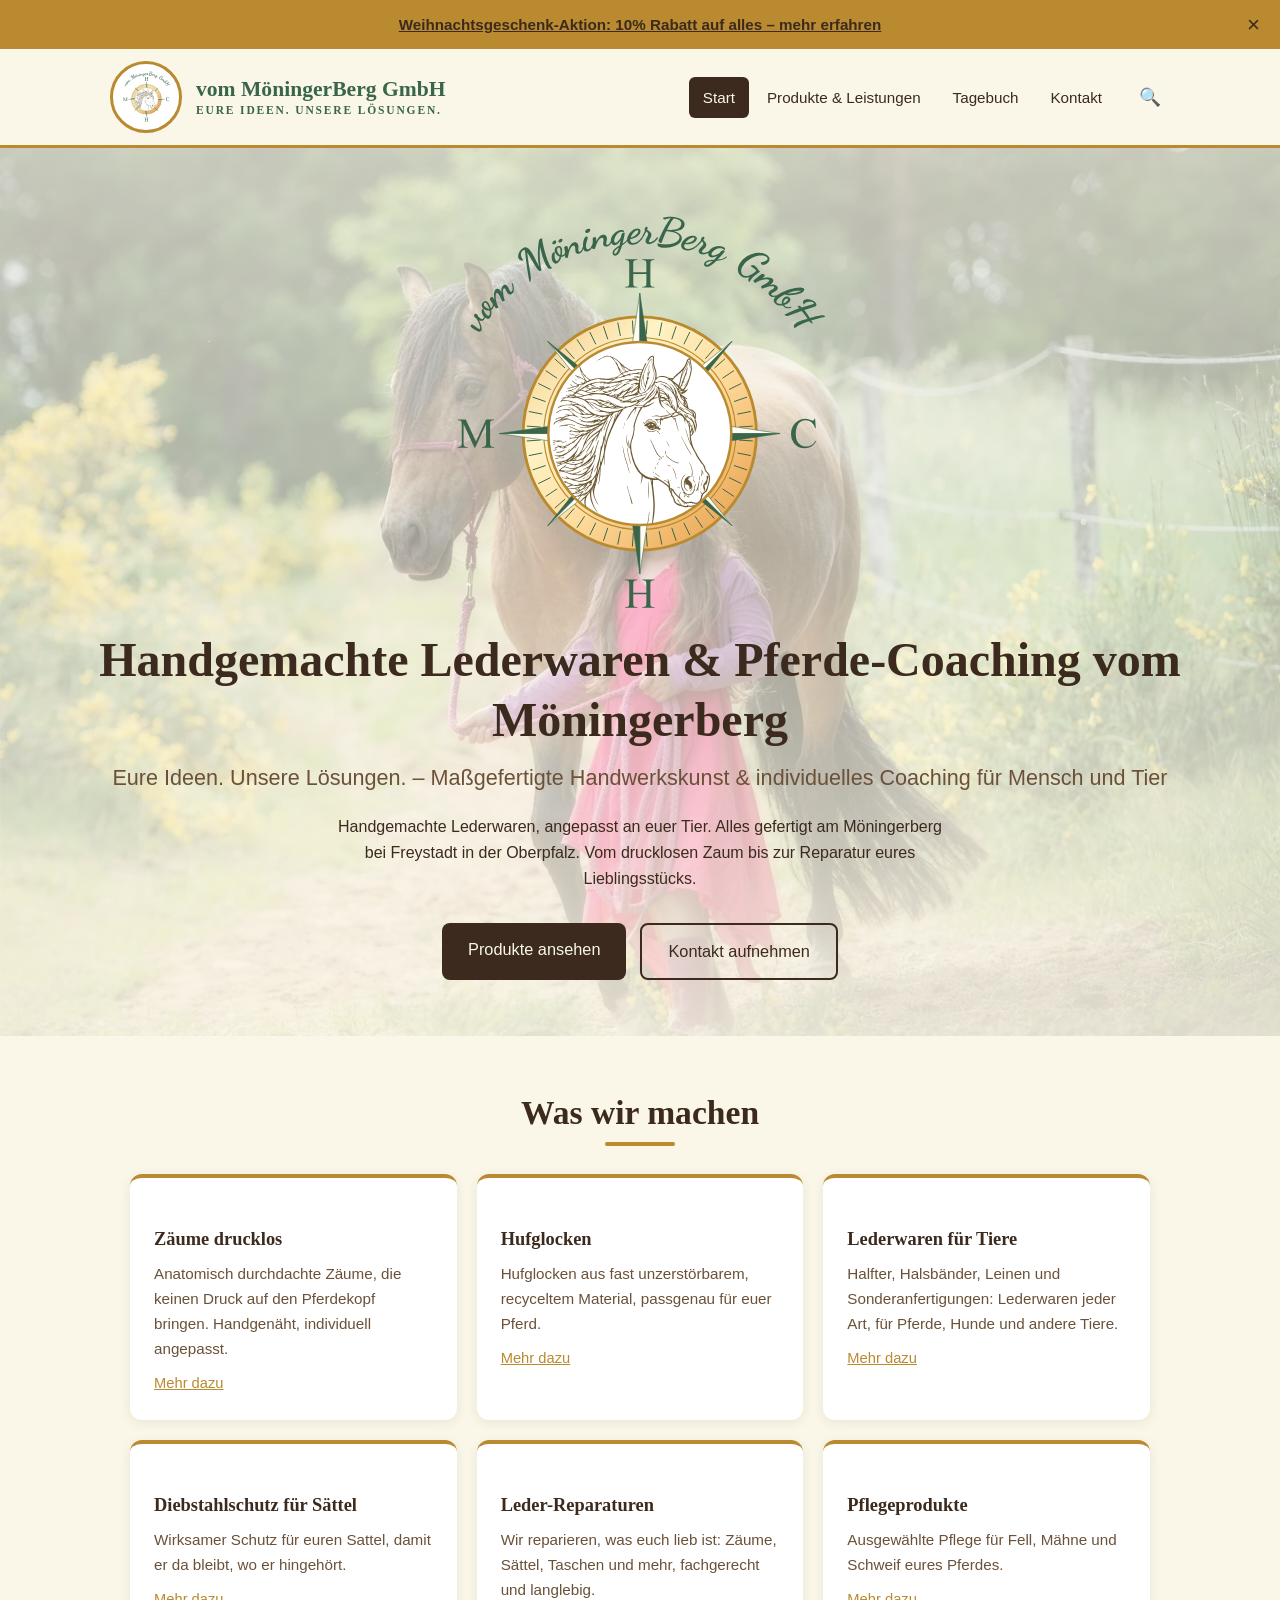
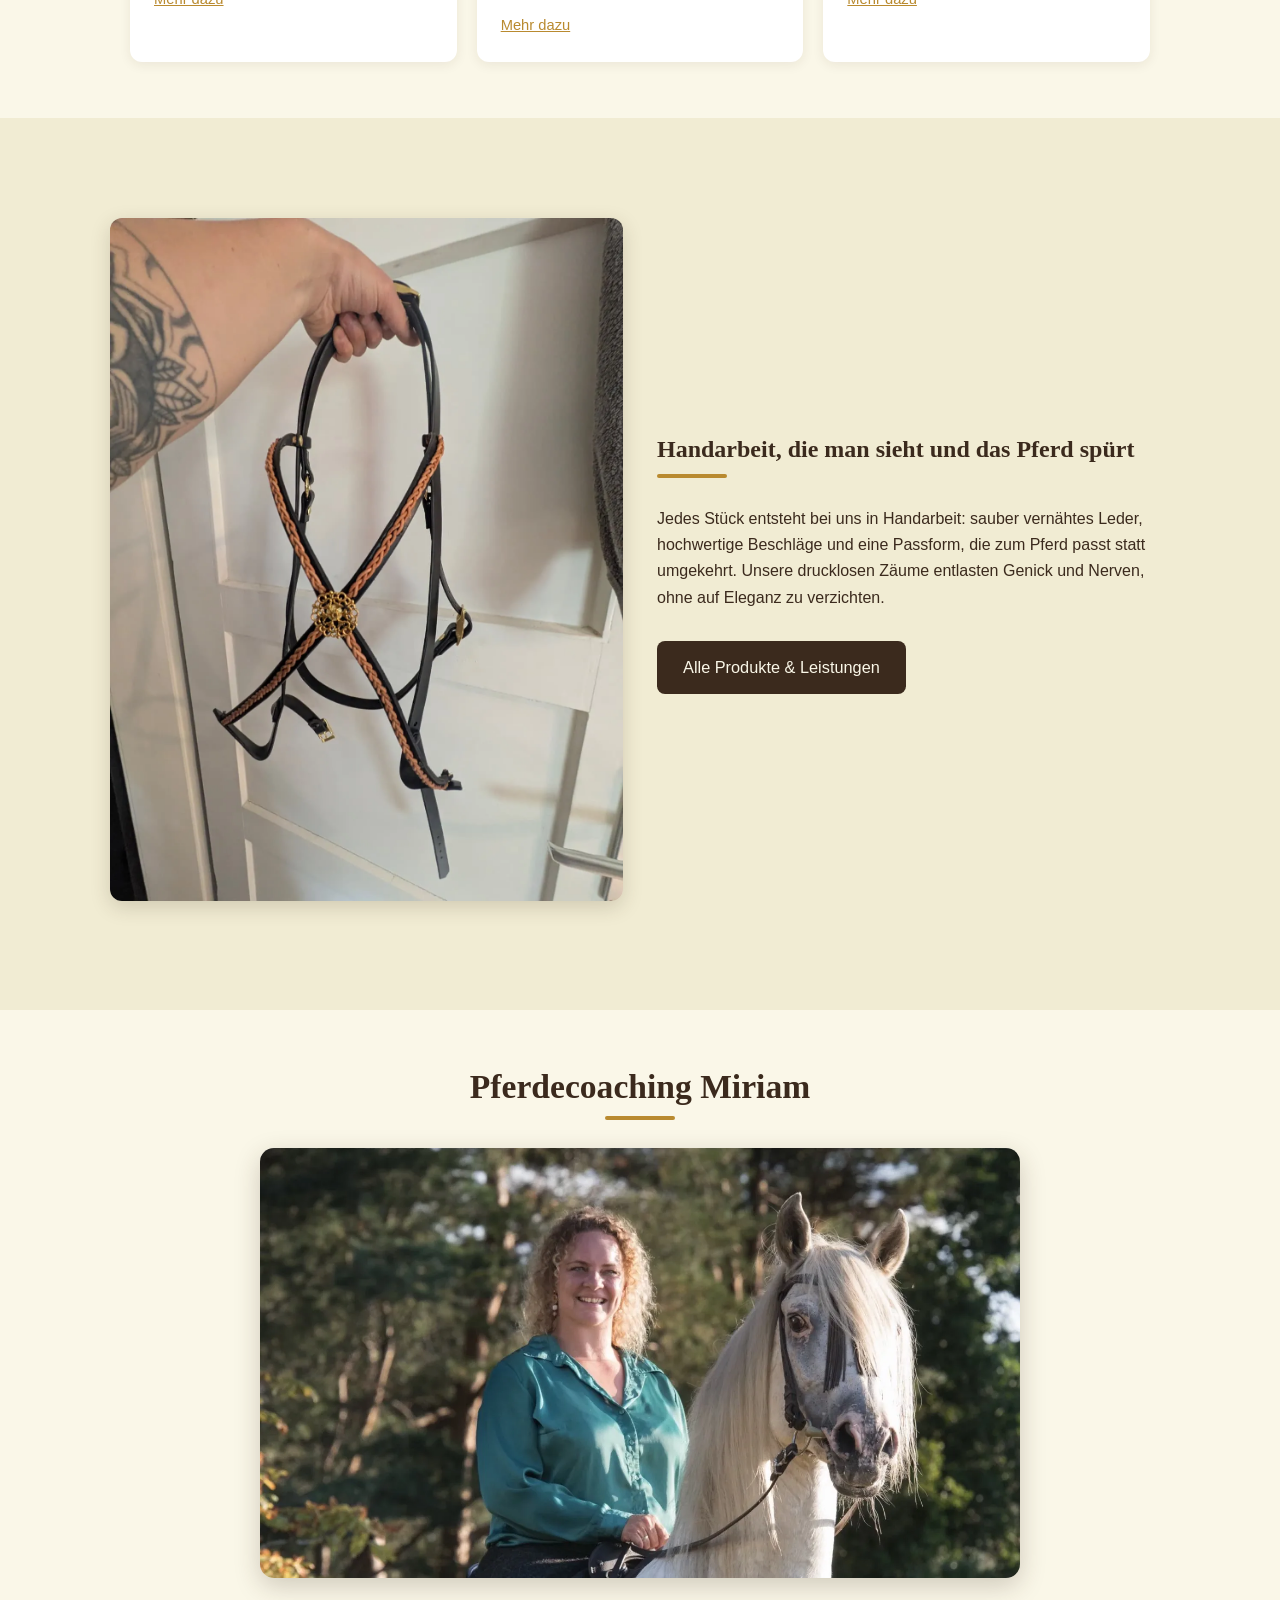
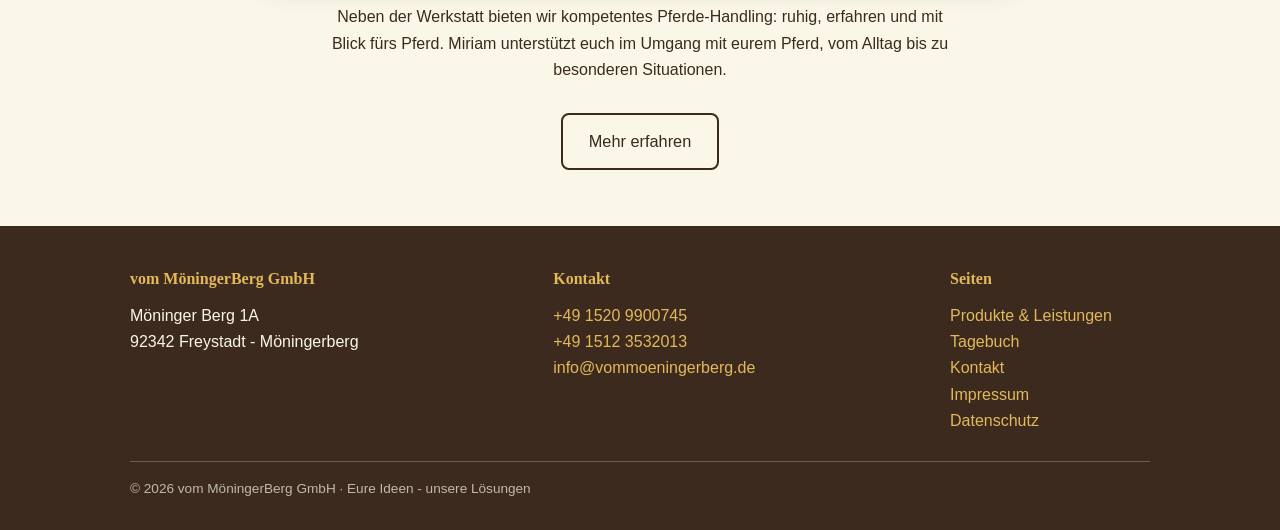
<file: index.html>
<!DOCTYPE html>
<html lang="de">
<head>
<meta charset="utf-8">
<meta name="viewport" content="width=device-width, initial-scale=1">
<title>vom MöningerBerg GmbH - Handgemachte Lederwaren rund um Pferd &amp; Mensch</title>
<meta name="description" content="Maßgefertigte Handwerkskunst und individuelles Coaching für Mensch und Tier: drucklose Zäume, Lederwaren, Reparaturen, Pflegeprodukte und Pferde-Handling aus Freystadt in der Oberpfalz, Bayern. Alles gefertigt am Möningerberg.">
<link rel="stylesheet" href="style.css?v=28">
<script defer src="assets/search.js?v=8"></script>
<link rel="canonical" href="https://www.vommoeningerberg.de/">
<link rel="icon" href="assets/favicon.ico" sizes="any">
<link rel="icon" type="image/png" href="assets/favicon.png">
<link rel="apple-touch-icon" href="assets/favicon.png">
<meta property="og:type" content="website">
<meta property="og:site_name" content="vom MöningerBerg GmbH">
<meta property="og:locale" content="de_DE">
<meta property="og:title" content="vom MöningerBerg GmbH - Handgemachte Lederwaren rund um Pferd &amp; Mensch">
<meta property="og:description" content="Maßgefertigte Handwerkskunst und individuelles Coaching für Mensch und Tier: drucklose Zäume, Lederwaren, Reparaturen, Pflegeprodukte und Pferde-Handling aus Freystadt in der Oberpfalz, Bayern. Alles gefertigt am Möningerberg.">
<meta property="og:url" content="https://www.vommoeningerberg.de/">
<meta property="og:image" content="https://www.vommoeningerberg.de/assets/og-vorschau.jpg">
<meta property="og:image:width" content="1200">
<meta property="og:image:height" content="630">
<meta name="twitter:card" content="summary_large_image">
<meta name="twitter:title" content="vom MöningerBerg GmbH - Handgemachte Lederwaren rund um Pferd &amp; Mensch">
<meta name="twitter:description" content="Maßgefertigte Handwerkskunst und individuelles Coaching für Mensch und Tier: drucklose Zäume, Lederwaren, Reparaturen, Pflegeprodukte und Pferde-Handling aus Freystadt in der Oberpfalz, Bayern. Alles gefertigt am Möningerberg.">
<meta name="twitter:image" content="https://www.vommoeningerberg.de/assets/og-vorschau.jpg">
<script type="application/ld+json">{"@context":"https://schema.org","@type":"Store","name":"vom MöningerBerg GmbH","image":"https://www.vommoeningerberg.de/assets/og-vorschau.jpg","url":"https://www.vommoeningerberg.de/","telephone":"+4915209900745","email":"info@vommoeningerberg.de","priceRange":"€€","description":"Handgemachte Lederwaren rund ums Pferd: drucklose Zäume, Hufglocken, Lederwaren, Diebstahlschutz, Reparaturen und Pferde-Handling. Gefertigt am Möningerberg in Bayern.","address":{"@type":"PostalAddress","streetAddress":"Möninger Berg 1A","addressLocality":"Freystadt","postalCode":"92342","addressRegion":"Bayern","addressCountry":"DE"},"areaServed":"DE","founder":{"@type":"Person","name":"Miriam Thoma"}}</script>

</head>
<body>

<div id="aktion-banner" class="aktion-banner">
  <a class="aktion-banner-link" href="weihnachtsgeschenk-aktion.html">Weihnachtsgeschenk-Aktion: 10% Rabatt auf alles – mehr erfahren</a>
  <button type="button" class="aktion-banner-close" aria-label="Aktion schließen" onclick="document.getElementById('aktion-banner').style.display='none';try{localStorage.setItem('weihnachtsAktionClosed','1')}catch(e){}">&times;</button>
</div>
<script>try{if(localStorage.getItem('weihnachtsAktionClosed')){document.getElementById('aktion-banner').style.display='none';}}catch(e){}</script>

<header class="site">
  <div class="wrap headbar">
    <div class="logo-badge" aria-hidden="true"></div>
    <a class="wordmark" href="index.html">vom MöningerBerg GmbH
      <small>Eure Ideen. Unsere Lösungen.</small>
    </a>
    <button type="button" class="menu-knopf" aria-label="Menü öffnen" aria-expanded="false"><span></span><span></span><span></span></button>
    <nav class="main">
      <a class="aktiv" href="index.html">Start</a>
      <a href="produkte.html">Produkte &amp; Leistungen</a>
      <a href="tagebuch.html">Tagebuch</a>
      <a href="kontakt.html">Kontakt</a>
    </nav>
    <div class="suche">
      <button type="button" class="suche-knopf" aria-label="Suche öffnen" aria-expanded="false">&#128269;</button>
      <div class="suche-panel" hidden>
        <input type="search" class="suche-eingabe" placeholder="Suchen…" aria-label="Suchbegriff">
        <p class="suche-hinweis" hidden>Häufig gesucht</p>
        <ul class="suche-ergebnisse"></ul>
      </div>
    </div>
  </div>
</header>

<div class="hero">
  <img class="logo-karte" src="assets/logo-vmb.svg?v=6" alt="Logo der vom MöningerBerg GmbH: goldene Kompassrose mit gezeichnetem Pferdekopf in Sepia, dunkelgrünen Kompassspitzen, geschwungenem Schriftzug vom MöningerBerg GmbH und den Buchstaben M, H, H, C">
  <h1>Handgemachte Lederwaren &amp; Pferde-Coaching vom Möningerberg</h1>
  <p class="claim">Eure Ideen. Unsere Lösungen. &ndash; Maßgefertigte Handwerkskunst &amp; individuelles Coaching für Mensch und Tier</p>
  <p class="sub">Handgemachte Lederwaren, angepasst an euer Tier. Alles gefertigt am Möningerberg bei Freystadt in der Oberpfalz. Vom drucklosen Zaum bis zur Reparatur eures Lieblingsstücks.</p>
  <div class="knopfzeile">
    <a class="knopf voll" href="produkte.html">Produkte ansehen</a>
    <a class="knopf rand" href="kontakt.html">Kontakt aufnehmen</a>
  </div>
</div>

<section class="block">
  <div class="wrap">
    <div class="zentriert">
      <h2>Was wir machen</h2>
      <div class="goldlinie"></div>
    </div>
    <div class="karten">
      <div class="karte">
        <h3>Zäume drucklos</h3>
        <p>Anatomisch durchdachte Zäume, die keinen Druck auf den Pferdekopf bringen. Handgenäht, individuell angepasst.</p>
        <a class="mehr" href="produkte.html#zaeume">Mehr dazu</a>
      </div>
      <div class="karte">
        <h3>Hufglocken</h3>
        <p>Hufglocken aus fast unzerstörbarem, recyceltem Material, passgenau für euer Pferd.</p>
        <a class="mehr" href="produkte.html#hufglocken">Mehr dazu</a>
      </div>
      <div class="karte">
        <h3>Lederwaren für Tiere</h3>
        <p>Halfter, Halsbänder, Leinen und Sonderanfertigungen: Lederwaren jeder Art, für Pferde, Hunde und andere Tiere.</p>
        <a class="mehr" href="produkte.html#lederwaren">Mehr dazu</a>
      </div>
      <div class="karte">
        <h3>Diebstahlschutz für Sättel</h3>
        <p>Wirksamer Schutz für euren Sattel, damit er da bleibt, wo er hingehört.</p>
        <a class="mehr" href="produkte.html#diebstahlschutz">Mehr dazu</a>
      </div>
      <div class="karte">
        <h3>Leder-Reparaturen</h3>
        <p>Wir reparieren, was euch lieb ist: Zäume, Sättel, Taschen und mehr, fachgerecht und langlebig.</p>
        <a class="mehr" href="produkte.html#reparaturen">Mehr dazu</a>
      </div>
      <div class="karte">
        <h3>Pflegeprodukte</h3>
        <p>Ausgewählte Pflege für Fell, Mähne und Schweif eures Pferdes.</p>
        <a class="mehr" href="produkte.html#pflege">Mehr dazu</a>
      </div>
    </div>
  </div>
</section>

<section class="block dunkel">
  <div class="wrap produkt">
    <picture><source srcset="assets/zaum-drucklos-2.webp" type="image/webp"><img src="assets/zaum-drucklos-2.jpg" width="1201" height="1600" loading="lazy" alt="Handgefertigter Zaum aus schwarzem Leder mit geflochtenem Stirnband und goldener Zierrosette"></picture>
    <div>
      <h2>Handarbeit, die man sieht und das Pferd spürt</h2>
      <div class="goldlinie"></div>
      <p>Jedes Stück entsteht bei uns in Handarbeit: sauber vernähtes Leder, hochwertige Beschläge und eine Passform, die zum Pferd passt statt umgekehrt. Unsere drucklosen Zäume entlasten Genick und Nerven, ohne auf Eleganz zu verzichten.</p>
      <div class="knopfzeile" style="justify-content:flex-start">
        <a class="knopf voll" href="produkte.html">Alle Produkte &amp; Leistungen</a>
      </div>
    </div>
  </div>
</section>

<section class="block">
  <div class="wrap zentriert">
    <h2>Pferdecoaching Miriam</h2>
    <div class="goldlinie"></div>
    <picture><source srcset="assets/miriam-pferd.webp" type="image/webp"><img class="miriam-bild" src="assets/miriam-pferd.jpg" width="1400" height="793" loading="lazy" alt="Miriam Thoma im grünen Hemd neben einem hellen Andalusier-Pferd im Abendlicht"></picture>
    <p class="sub" style="max-width:640px;margin:0 auto">Neben der Werkstatt bieten wir kompetentes Pferde-Handling: ruhig, erfahren und mit Blick fürs Pferd. Miriam unterstützt euch im Umgang mit eurem Pferd, vom Alltag bis zu besonderen Situationen.</p>
    <div class="knopfzeile">
      <a class="knopf rand" href="produkte.html#handling">Mehr erfahren</a>
    </div>
  </div>
</section>

<footer class="site">
  <div class="wrap">
    <div class="fusszeilen">
      <div class="spalte">
        <h4>vom MöningerBerg GmbH</h4>
        <p>Möninger Berg 1A<br>92342 Freystadt - Möningerberg</p>
      </div>
      <div class="spalte">
        <h4>Kontakt</h4>
        <p><a href="tel:+4915209900745">+49 1520 9900745</a><br>
           <a href="tel:+4915123532013">+49 1512 3532013</a><br>
           <a href="mailto:info@vommoeningerberg.de">info@vommoeningerberg.de</a></p>
      </div>
      <div class="spalte">
        <h4>Seiten</h4>
        <p><a href="produkte.html">Produkte &amp; Leistungen</a><br>
           <a href="tagebuch.html">Tagebuch</a><br>
           <a href="kontakt.html">Kontakt</a><br>
           <a href="impressum.html">Impressum</a><br>
           <a href="datenschutz.html">Datenschutz</a></p>
      </div>
    </div>
    <p class="kleindruck">© 2026 vom MöningerBerg GmbH · Eure Ideen - unsere Lösungen</p>
  </div>
</footer>

</body>
</html>
</file>
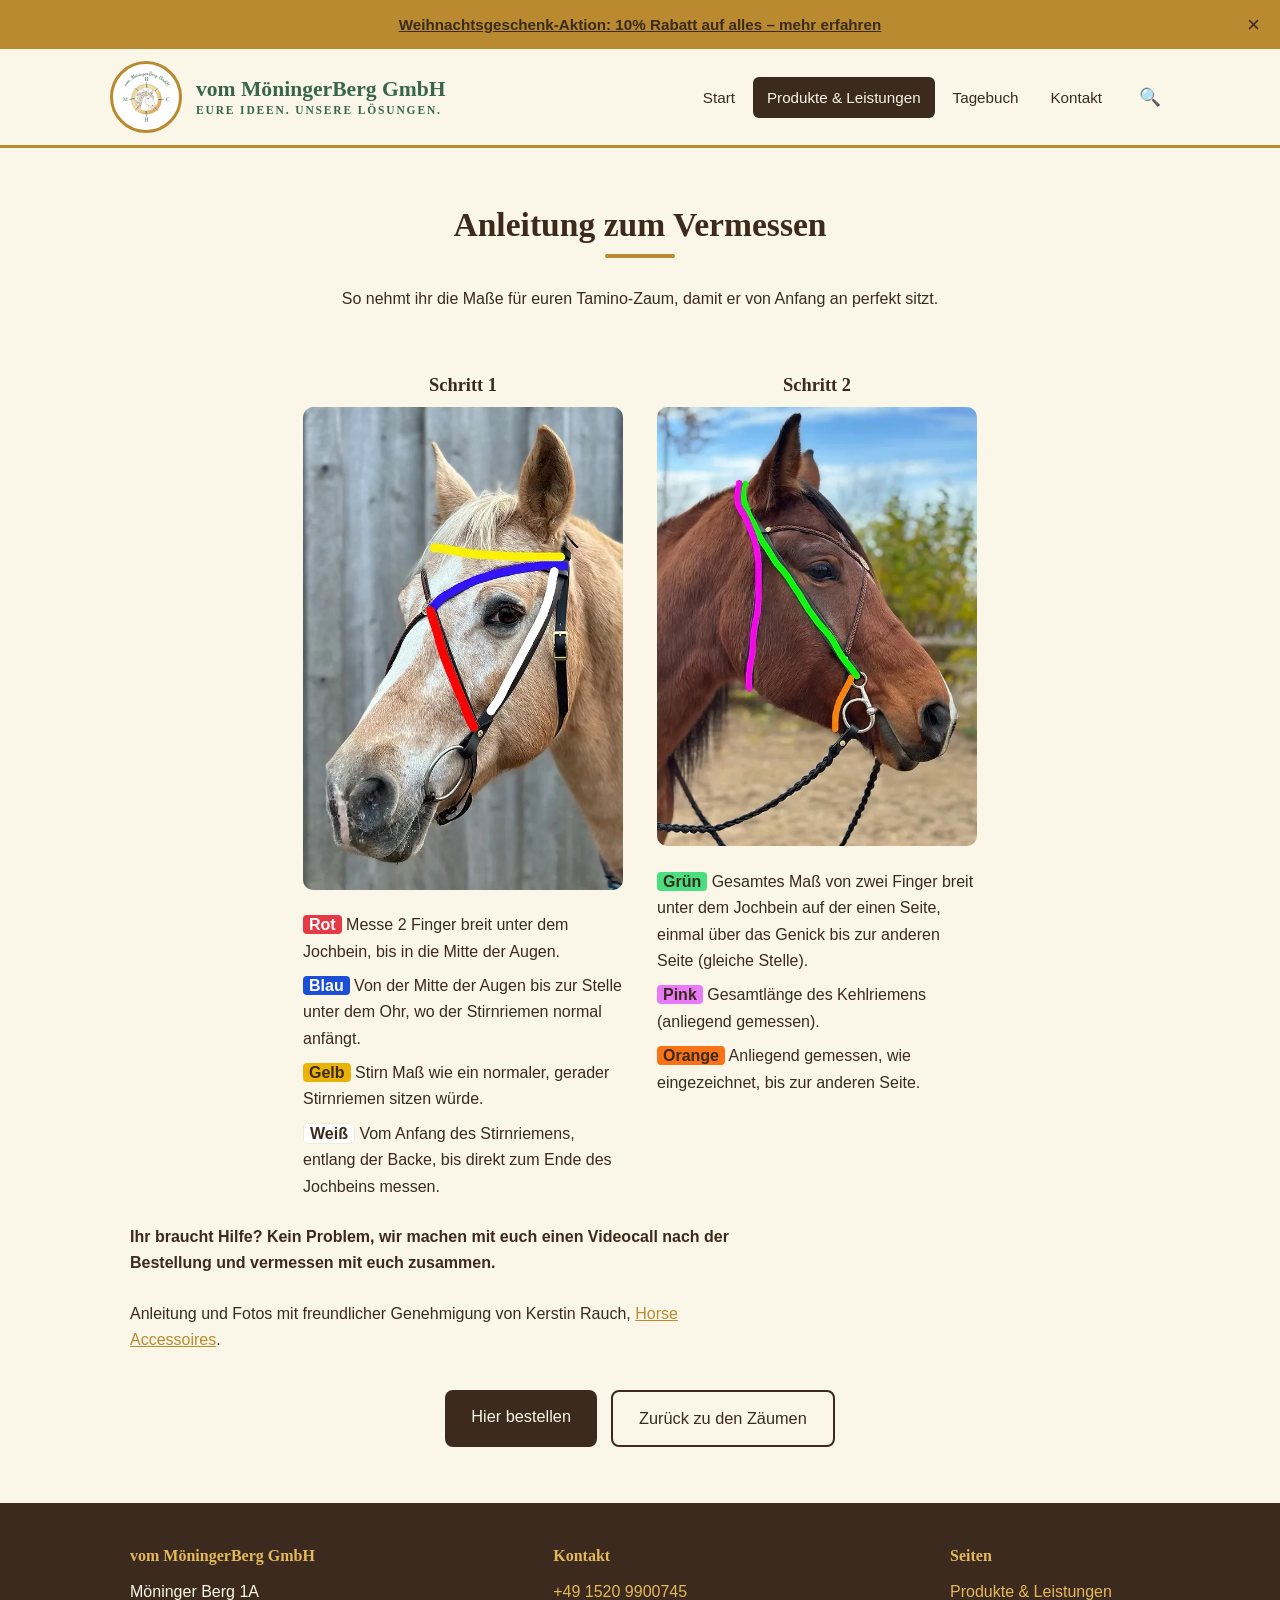
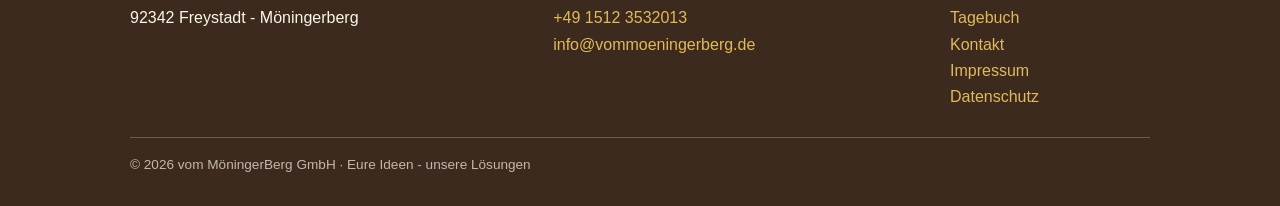
<file: anleitung-vermessen.html>
<!DOCTYPE html>
<html lang="de">
<head>
<meta charset="utf-8">
<meta name="viewport" content="width=device-width, initial-scale=1">
<title>Anleitung zum Vermessen - vom MöningerBerg GmbH</title>
<meta name="description" content="So nehmt ihr die Maße für euren Tamino-Zaum: Schritt-für-Schritt-Anleitung zum Vermessen, mit freundlicher Genehmigung von Horse Accessoires.">
<link rel="stylesheet" href="style.css?v=28">
<script defer src="assets/search.js?v=8"></script>
<link rel="canonical" href="https://www.vommoeningerberg.de/anleitung-vermessen.html">
<link rel="icon" href="assets/favicon.ico" sizes="any">
<link rel="icon" type="image/png" href="assets/favicon.png">
<link rel="apple-touch-icon" href="assets/favicon.png">
<meta property="og:type" content="website">
<meta property="og:site_name" content="vom MöningerBerg GmbH">
<meta property="og:locale" content="de_DE">
<meta property="og:title" content="Anleitung zum Vermessen - vom MöningerBerg GmbH">
<meta property="og:description" content="So nehmt ihr die Maße für euren Tamino-Zaum: Schritt-für-Schritt-Anleitung zum Vermessen, mit freundlicher Genehmigung von Horse Accessoires.">
<meta property="og:url" content="https://www.vommoeningerberg.de/anleitung-vermessen.html">
<meta property="og:image" content="https://www.vommoeningerberg.de/assets/og-vorschau.jpg">
<meta property="og:image:width" content="1200">
<meta property="og:image:height" content="630">
<meta name="twitter:card" content="summary_large_image">
<meta name="twitter:title" content="Anleitung zum Vermessen - vom MöningerBerg GmbH">
<meta name="twitter:description" content="So nehmt ihr die Maße für euren Tamino-Zaum: Schritt-für-Schritt-Anleitung zum Vermessen, mit freundlicher Genehmigung von Horse Accessoires.">
<meta name="twitter:image" content="https://www.vommoeningerberg.de/assets/og-vorschau.jpg">
</head>
<body>

<div id="aktion-banner" class="aktion-banner">
  <a class="aktion-banner-link" href="weihnachtsgeschenk-aktion.html">Weihnachtsgeschenk-Aktion: 10% Rabatt auf alles – mehr erfahren</a>
  <button type="button" class="aktion-banner-close" aria-label="Aktion schließen" onclick="document.getElementById('aktion-banner').style.display='none';try{localStorage.setItem('weihnachtsAktionClosed','1')}catch(e){}">&times;</button>
</div>
<script>try{if(localStorage.getItem('weihnachtsAktionClosed')){document.getElementById('aktion-banner').style.display='none';}}catch(e){}</script>

<header class="site">
  <div class="wrap headbar">
    <div class="logo-badge" aria-hidden="true"></div>
    <a class="wordmark" href="index.html">vom MöningerBerg GmbH
      <small>Eure Ideen. Unsere Lösungen.</small>
    </a>
    <button type="button" class="menu-knopf" aria-label="Menü öffnen" aria-expanded="false"><span></span><span></span><span></span></button>
    <nav class="main">
      <a href="index.html">Start</a>
      <a class="aktiv" href="produkte.html">Produkte &amp; Leistungen</a>
      <a href="tagebuch.html">Tagebuch</a>
      <a href="kontakt.html">Kontakt</a>
    </nav>
    <div class="suche">
      <button type="button" class="suche-knopf" aria-label="Suche öffnen" aria-expanded="false">&#128269;</button>
      <div class="suche-panel" hidden>
        <input type="search" class="suche-eingabe" placeholder="Suchen…" aria-label="Suchbegriff">
        <p class="suche-hinweis" hidden>Häufig gesucht</p>
        <ul class="suche-ergebnisse"></ul>
      </div>
    </div>
  </div>
</header>

<section class="block">
  <div class="wrap">
    <div class="zentriert">
      <h1>Anleitung zum Vermessen</h1>
      <div class="goldlinie"></div>
      <p class="sub" style="max-width:620px;margin:0 auto 36px">So nehmt ihr die Maße für euren Tamino-Zaum, damit er von Anfang an perfekt sitzt.</p>
    </div>

    <div style="display:flex;flex-wrap:wrap;gap:34px;justify-content:center">
      <div style="max-width:320px">
        <h3 style="text-align:center;margin-bottom:10px">Schritt 1</h3>
        <picture><source srcset="assets/anleitung-vermessen-1.webp" type="image/webp"><img src="assets/anleitung-vermessen-1.jpg" width="560" height="844" loading="lazy" style="width:100%;height:auto;border-radius:10px" alt="Anleitung zum Vermessen: farbige Linien am Pferdekopf zeigen Genickstück, Backenstück, Nasenriemen und Stirnband"></picture>
        <p style="margin-top:14px"><span style="background:#e63946;color:#fff;padding:1px 6px;border-radius:4px;font-weight:600">Rot</span> Messe 2 Finger breit unter dem Jochbein, bis in die Mitte der Augen.</p>
        <p style="margin-top:8px"><span style="background:#1d4ed8;color:#fff;padding:1px 6px;border-radius:4px;font-weight:600">Blau</span> Von der Mitte der Augen bis zur Stelle unter dem Ohr, wo der Stirnriemen normal anfängt.</p>
        <p style="margin-top:8px"><span style="background:#eab308;color:#3b2a1d;padding:1px 6px;border-radius:4px;font-weight:600">Gelb</span> Stirn Maß wie ein normaler, gerader Stirnriemen sitzen würde.</p>
        <p style="margin-top:8px"><span style="background:#fff;color:#3b2a1d;padding:1px 6px;border-radius:4px;font-weight:600;border:1px solid var(--creme-dunkel)">Weiß</span> Vom Anfang des Stirnriemens, entlang der Backe, bis direkt zum Ende des Jochbeins messen.</p>
      </div>
      <div style="max-width:320px">
        <h3 style="text-align:center;margin-bottom:10px">Schritt 2</h3>
        <picture><source srcset="assets/anleitung-vermessen-2.webp" type="image/webp"><img src="assets/anleitung-vermessen-2.jpg" width="500" height="686" loading="lazy" style="width:100%;height:auto;border-radius:10px" alt="Anleitung zum Vermessen im Profil: farbige Linien zeigen Genickstück und Backenstück am Pferdekopf"></picture>
        <p style="margin-top:14px"><span style="background:#4ade80;color:#3b2a1d;padding:1px 6px;border-radius:4px;font-weight:600">Grün</span> Gesamtes Maß von zwei Finger breit unter dem Jochbein auf der einen Seite, einmal über das Genick bis zur anderen Seite (gleiche Stelle).</p>
        <p style="margin-top:8px"><span style="background:#e879f9;color:#3b2a1d;padding:1px 6px;border-radius:4px;font-weight:600">Pink</span> Gesamtlänge des Kehlriemens (anliegend gemessen).</p>
        <p style="margin-top:8px"><span style="background:#f97316;color:#3b2a1d;padding:1px 6px;border-radius:4px;font-weight:600">Orange</span> Anliegend gemessen, wie eingezeichnet, bis zur anderen Seite.</p>
      </div>
    </div>

    <p style="margin-top:24px;max-width:620px;font-weight:700">Ihr braucht Hilfe? Kein Problem, wir machen mit euch einen Videocall nach der Bestellung und vermessen mit euch zusammen.</p>

    <p style="margin-top:24px;max-width:620px">Anleitung und Fotos mit freundlicher Genehmigung von Kerstin Rauch, <a href="https://www.horseaccessoires.de" target="_blank" rel="noopener">Horse Accessoires</a>.</p>

    <div class="knopfzeile" style="margin-top:36px">
      <a class="knopf voll" href="mailto:info@vommoeningerberg.de?subject=Bestellung%20Tamino-Zaum&body=Hallo%2C%0A%0Awir%20m%C3%B6chten%20einen%20Tamino-Zaum%20bestellen.%0A%0AName%3A%0APferdename%3A%0A%0AUnsere%20Ma%C3%9Fe%20%28siehe%20Anleitung%29%3A%0ARot%3A%0ABlau%3A%0AGelb%3A%0AWei%C3%9F%3A%0AGr%C3%BCn%3A%0APink%3A%0AOrange%3A%0A%0ALiebe%20Gr%C3%BC%C3%9Fe">Hier bestellen</a>
      <a class="knopf rand" href="produkte.html#zaeume">Zurück zu den Zäumen</a>
    </div>
  </div>
</section>

<footer class="site">
  <div class="wrap">
    <div class="fusszeilen">
      <div class="spalte">
        <h4>vom MöningerBerg GmbH</h4>
        <p>Möninger Berg 1A<br>92342 Freystadt - Möningerberg</p>
      </div>
      <div class="spalte">
        <h4>Kontakt</h4>
        <p><a href="tel:+4915209900745">+49 1520 9900745</a><br>
           <a href="tel:+4915123532013">+49 1512 3532013</a><br>
           <a href="mailto:info@vommoeningerberg.de">info@vommoeningerberg.de</a></p>
      </div>
      <div class="spalte">
        <h4>Seiten</h4>
        <p><a href="produkte.html">Produkte &amp; Leistungen</a><br>
           <a href="tagebuch.html">Tagebuch</a><br>
           <a href="kontakt.html">Kontakt</a><br>
           <a href="impressum.html">Impressum</a><br>
           <a href="datenschutz.html">Datenschutz</a></p>
      </div>
    </div>
    <p class="kleindruck">© 2026 vom MöningerBerg GmbH · Eure Ideen - unsere Lösungen</p>
  </div>
</footer>

</body>
</html>
</file>
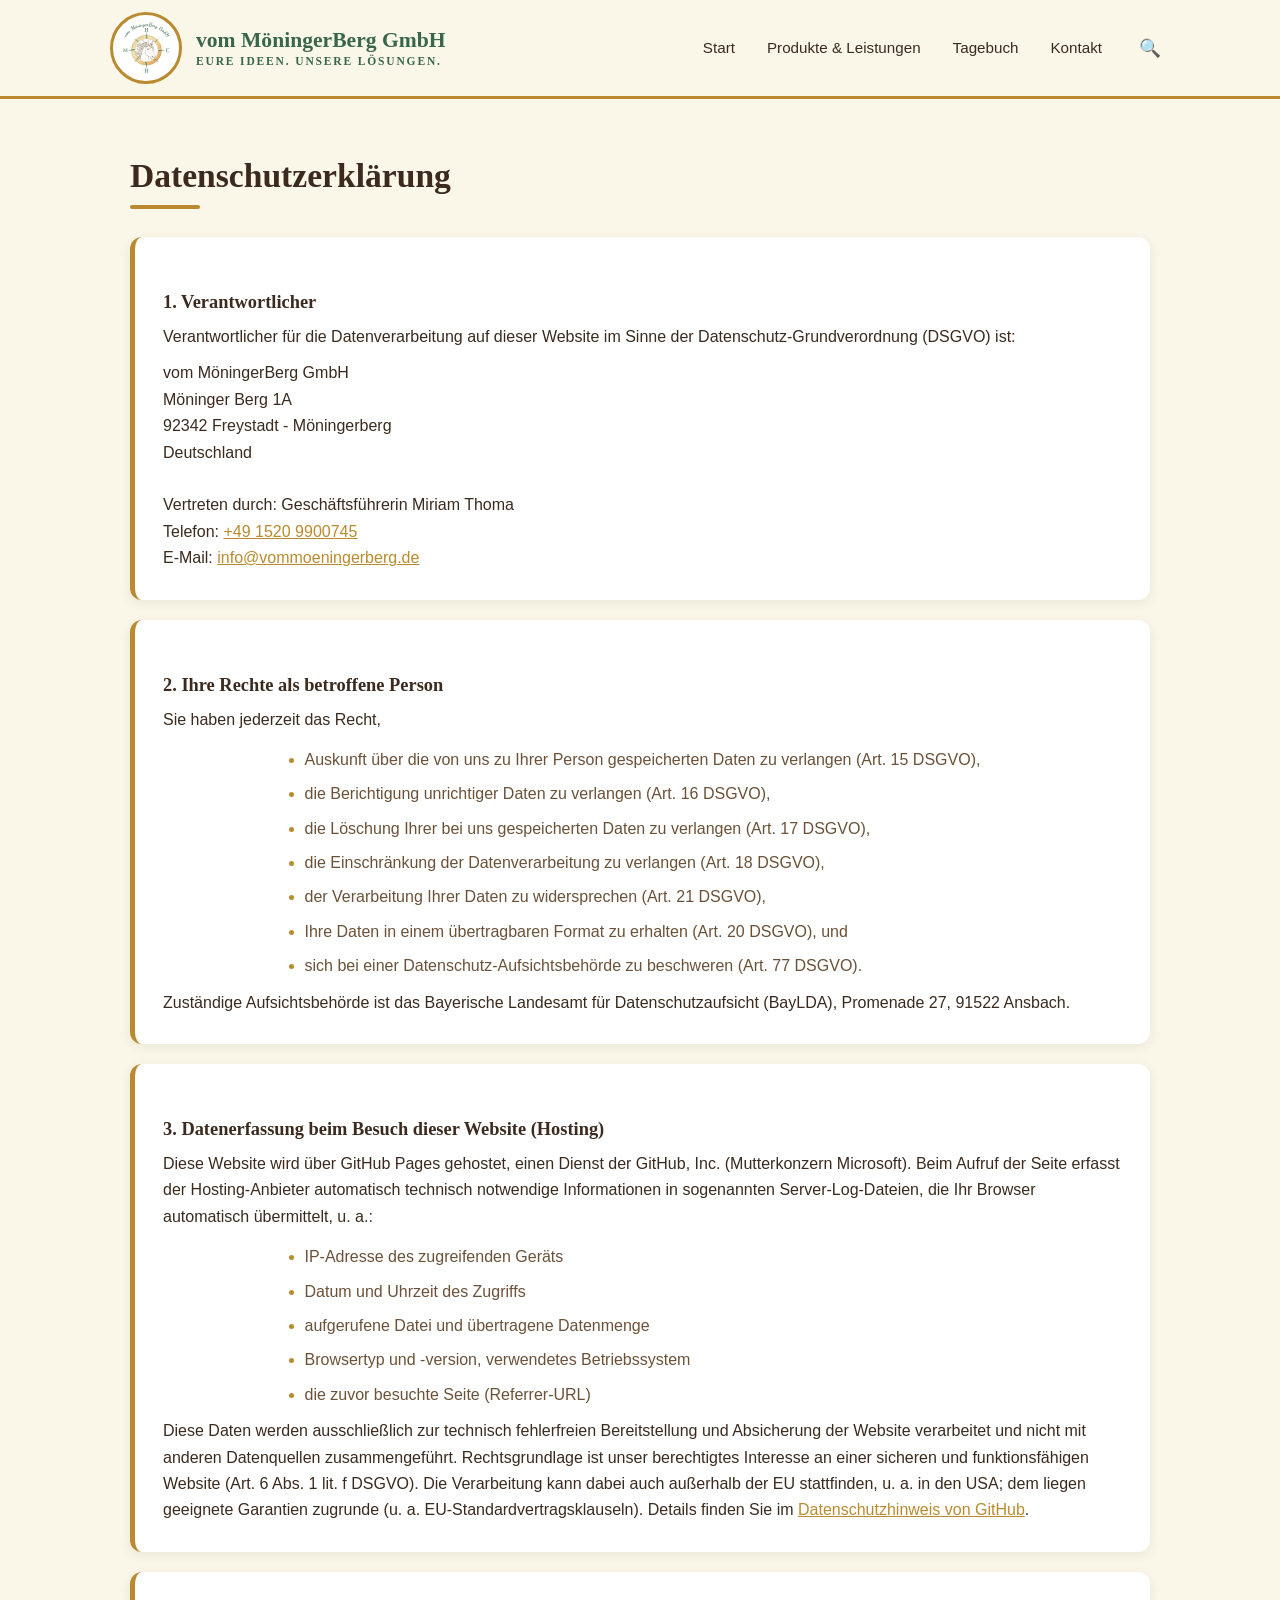
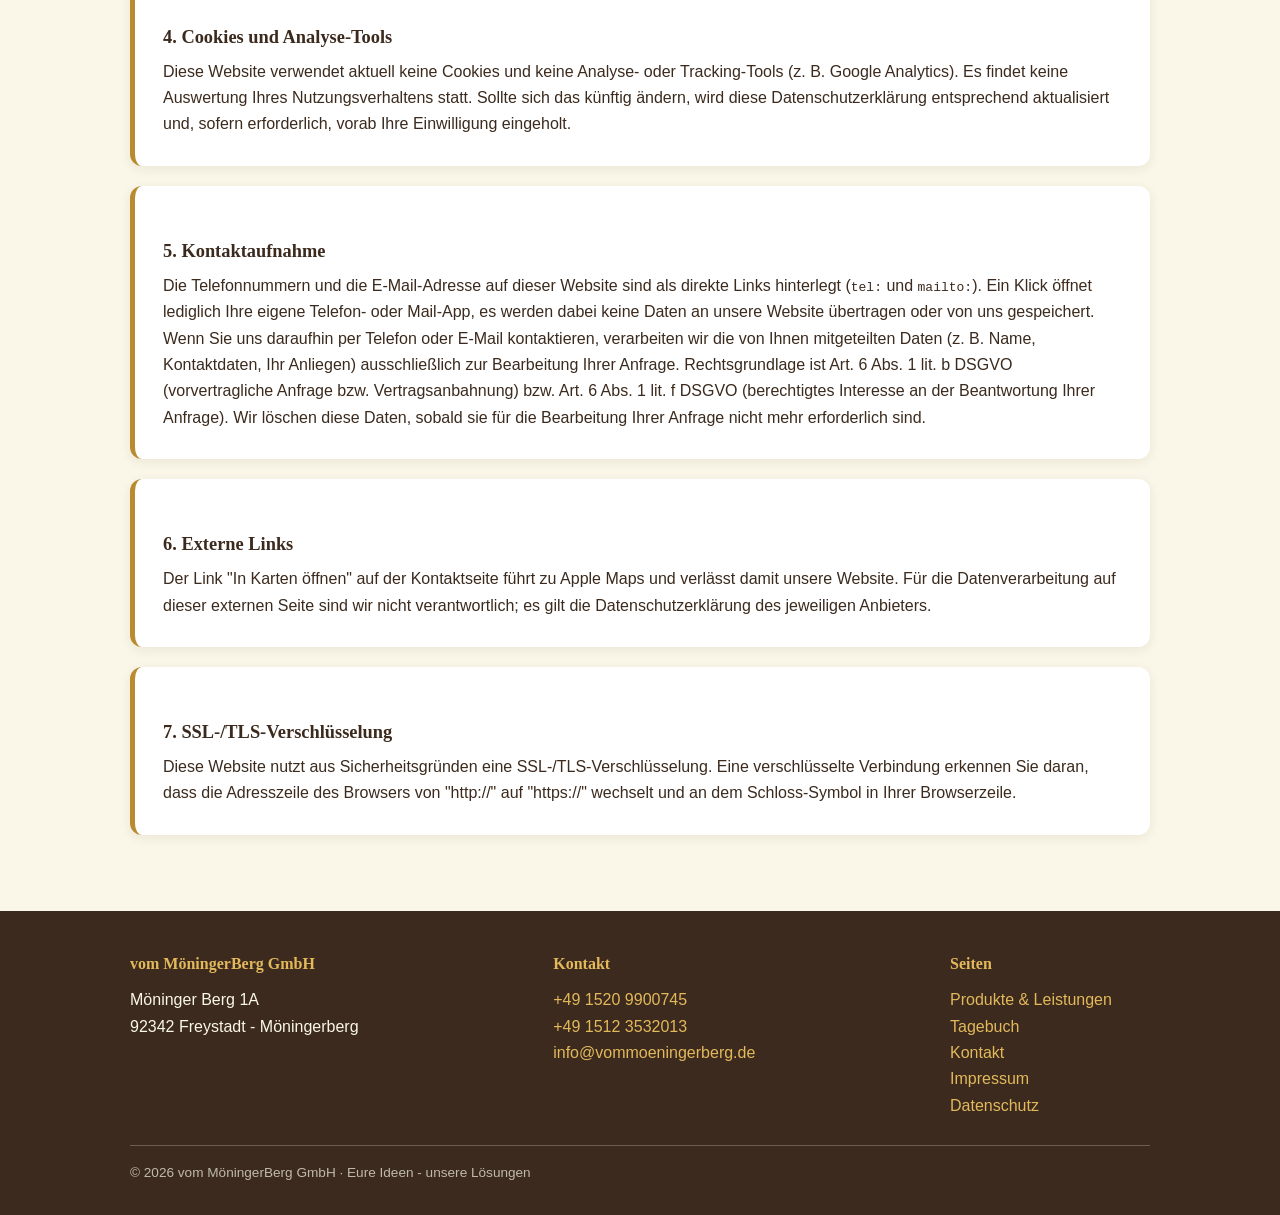
<file: datenschutz.html>
<!DOCTYPE html>
<html lang="de">
<head>
<meta charset="utf-8">
<meta name="viewport" content="width=device-width, initial-scale=1">
<title>Datenschutzerklärung - vom MöningerBerg GmbH</title>
<meta name="robots" content="noindex">
<link rel="stylesheet" href="style.css?v=28">
<script defer src="assets/search.js?v=8"></script>
</head>
<body>

<header class="site">
  <div class="wrap headbar">
    <div class="logo-badge" aria-hidden="true"></div>
    <a class="wordmark" href="index.html">vom MöningerBerg GmbH
      <small>Eure Ideen. Unsere Lösungen.</small>
    </a>
    <button type="button" class="menu-knopf" aria-label="Menü öffnen" aria-expanded="false"><span></span><span></span><span></span></button>
    <nav class="main">
      <a href="index.html">Start</a>
      <a href="produkte.html">Produkte &amp; Leistungen</a>
      <a href="tagebuch.html">Tagebuch</a>
      <a href="kontakt.html">Kontakt</a>
    </nav>
    <div class="suche">
      <button type="button" class="suche-knopf" aria-label="Suche öffnen" aria-expanded="false">&#128269;</button>
      <div class="suche-panel" hidden>
        <input type="search" class="suche-eingabe" placeholder="Suchen…" aria-label="Suchbegriff">
        <p class="suche-hinweis" hidden>Häufig gesucht</p>
        <ul class="suche-ergebnisse"></ul>
      </div>
    </div>
  </div>
</header>

<section class="block">
  <div class="wrap">
    <h1>Datenschutzerklärung</h1>
    <div class="goldlinie"></div>

    <div class="infokarte">
      <h3>1. Verantwortlicher</h3>
      <p>Verantwortlicher für die Datenverarbeitung auf dieser Website im Sinne der Datenschutz-Grundverordnung (DSGVO) ist:</p>
      <p style="margin-top:10px">vom MöningerBerg GmbH<br>
         Möninger Berg 1A<br>
         92342 Freystadt - Möningerberg<br>
         Deutschland<br><br>
         Vertreten durch: Geschäftsführerin Miriam Thoma<br>
         Telefon: <a href="tel:+4915209900745">+49 1520 9900745</a><br>
         E-Mail: <a href="mailto:info@vommoeningerberg.de">info@vommoeningerberg.de</a></p>
    </div>

    <div class="infokarte">
      <h3>2. Ihre Rechte als betroffene Person</h3>
      <p>Sie haben jederzeit das Recht,</p>
      <ul class="merkmale">
        <li>Auskunft über die von uns zu Ihrer Person gespeicherten Daten zu verlangen (Art. 15 DSGVO),</li>
        <li>die Berichtigung unrichtiger Daten zu verlangen (Art. 16 DSGVO),</li>
        <li>die Löschung Ihrer bei uns gespeicherten Daten zu verlangen (Art. 17 DSGVO),</li>
        <li>die Einschränkung der Datenverarbeitung zu verlangen (Art. 18 DSGVO),</li>
        <li>der Verarbeitung Ihrer Daten zu widersprechen (Art. 21 DSGVO),</li>
        <li>Ihre Daten in einem übertragbaren Format zu erhalten (Art. 20 DSGVO), und</li>
        <li>sich bei einer Datenschutz-Aufsichtsbehörde zu beschweren (Art. 77 DSGVO).</li>
      </ul>
      <p style="margin-top:10px">Zuständige Aufsichtsbehörde ist das Bayerische Landesamt für Datenschutzaufsicht (BayLDA), Promenade 27, 91522 Ansbach.</p>
    </div>

    <div class="infokarte">
      <h3>3. Datenerfassung beim Besuch dieser Website (Hosting)</h3>
      <p>Diese Website wird über GitHub Pages gehostet, einen Dienst der GitHub, Inc. (Mutterkonzern Microsoft). Beim Aufruf der Seite erfasst der Hosting-Anbieter automatisch technisch notwendige Informationen in sogenannten Server-Log-Dateien, die Ihr Browser automatisch übermittelt, u. a.:</p>
      <ul class="merkmale">
        <li>IP-Adresse des zugreifenden Geräts</li>
        <li>Datum und Uhrzeit des Zugriffs</li>
        <li>aufgerufene Datei und übertragene Datenmenge</li>
        <li>Browsertyp und -version, verwendetes Betriebssystem</li>
        <li>die zuvor besuchte Seite (Referrer-URL)</li>
      </ul>
      <p style="margin-top:10px">Diese Daten werden ausschließlich zur technisch fehlerfreien Bereitstellung und Absicherung der Website verarbeitet und nicht mit anderen Datenquellen zusammengeführt. Rechtsgrundlage ist unser berechtigtes Interesse an einer sicheren und funktionsfähigen Website (Art. 6 Abs. 1 lit. f DSGVO). Die Verarbeitung kann dabei auch außerhalb der EU stattfinden, u. a. in den USA; dem liegen geeignete Garantien zugrunde (u. a. EU-Standardvertragsklauseln). Details finden Sie im <a href="https://docs.github.com/de/site-policy/privacy-policies/github-privacy-statement" target="_blank" rel="noopener">Datenschutzhinweis von GitHub</a>.</p>
    </div>

    <div class="infokarte">
      <h3>4. Cookies und Analyse-Tools</h3>
      <p>Diese Website verwendet aktuell keine Cookies und keine Analyse- oder Tracking-Tools (z. B. Google Analytics). Es findet keine Auswertung Ihres Nutzungsverhaltens statt. Sollte sich das künftig ändern, wird diese Datenschutzerklärung entsprechend aktualisiert und, sofern erforderlich, vorab Ihre Einwilligung eingeholt.</p>
    </div>

    <div class="infokarte">
      <h3>5. Kontaktaufnahme</h3>
      <p>Die Telefonnummern und die E-Mail-Adresse auf dieser Website sind als direkte Links hinterlegt (<code>tel:</code> und <code>mailto:</code>). Ein Klick öffnet lediglich Ihre eigene Telefon- oder Mail-App, es werden dabei keine Daten an unsere Website übertragen oder von uns gespeichert. Wenn Sie uns daraufhin per Telefon oder E-Mail kontaktieren, verarbeiten wir die von Ihnen mitgeteilten Daten (z. B. Name, Kontaktdaten, Ihr Anliegen) ausschließlich zur Bearbeitung Ihrer Anfrage. Rechtsgrundlage ist Art. 6 Abs. 1 lit. b DSGVO (vorvertragliche Anfrage bzw. Vertragsanbahnung) bzw. Art. 6 Abs. 1 lit. f DSGVO (berechtigtes Interesse an der Beantwortung Ihrer Anfrage). Wir löschen diese Daten, sobald sie für die Bearbeitung Ihrer Anfrage nicht mehr erforderlich sind.</p>
    </div>

    <div class="infokarte">
      <h3>6. Externe Links</h3>
      <p>Der Link "In Karten öffnen" auf der Kontaktseite führt zu Apple Maps und verlässt damit unsere Website. Für die Datenverarbeitung auf dieser externen Seite sind wir nicht verantwortlich; es gilt die Datenschutzerklärung des jeweiligen Anbieters.</p>
    </div>

    <div class="infokarte">
      <h3>7. SSL-/TLS-Verschlüsselung</h3>
      <p>Diese Website nutzt aus Sicherheitsgründen eine SSL-/TLS-Verschlüsselung. Eine verschlüsselte Verbindung erkennen Sie daran, dass die Adresszeile des Browsers von "http://" auf "https://" wechselt und an dem Schloss-Symbol in Ihrer Browserzeile.</p>
    </div>
  </div>
</section>

<footer class="site">
  <div class="wrap">
    <div class="fusszeilen">
      <div class="spalte">
        <h4>vom MöningerBerg GmbH</h4>
        <p>Möninger Berg 1A<br>92342 Freystadt - Möningerberg</p>
      </div>
      <div class="spalte">
        <h4>Kontakt</h4>
        <p><a href="tel:+4915209900745">+49 1520 9900745</a><br>
           <a href="tel:+4915123532013">+49 1512 3532013</a><br>
           <a href="mailto:info@vommoeningerberg.de">info@vommoeningerberg.de</a></p>
      </div>
      <div class="spalte">
        <h4>Seiten</h4>
        <p><a href="produkte.html">Produkte &amp; Leistungen</a><br>
           <a href="tagebuch.html">Tagebuch</a><br>
           <a href="kontakt.html">Kontakt</a><br>
           <a href="impressum.html">Impressum</a><br>
           <a href="datenschutz.html">Datenschutz</a></p>
      </div>
    </div>
    <p class="kleindruck">© 2026 vom MöningerBerg GmbH · Eure Ideen - unsere Lösungen</p>
  </div>
</footer>

</body>
</html>
</file>
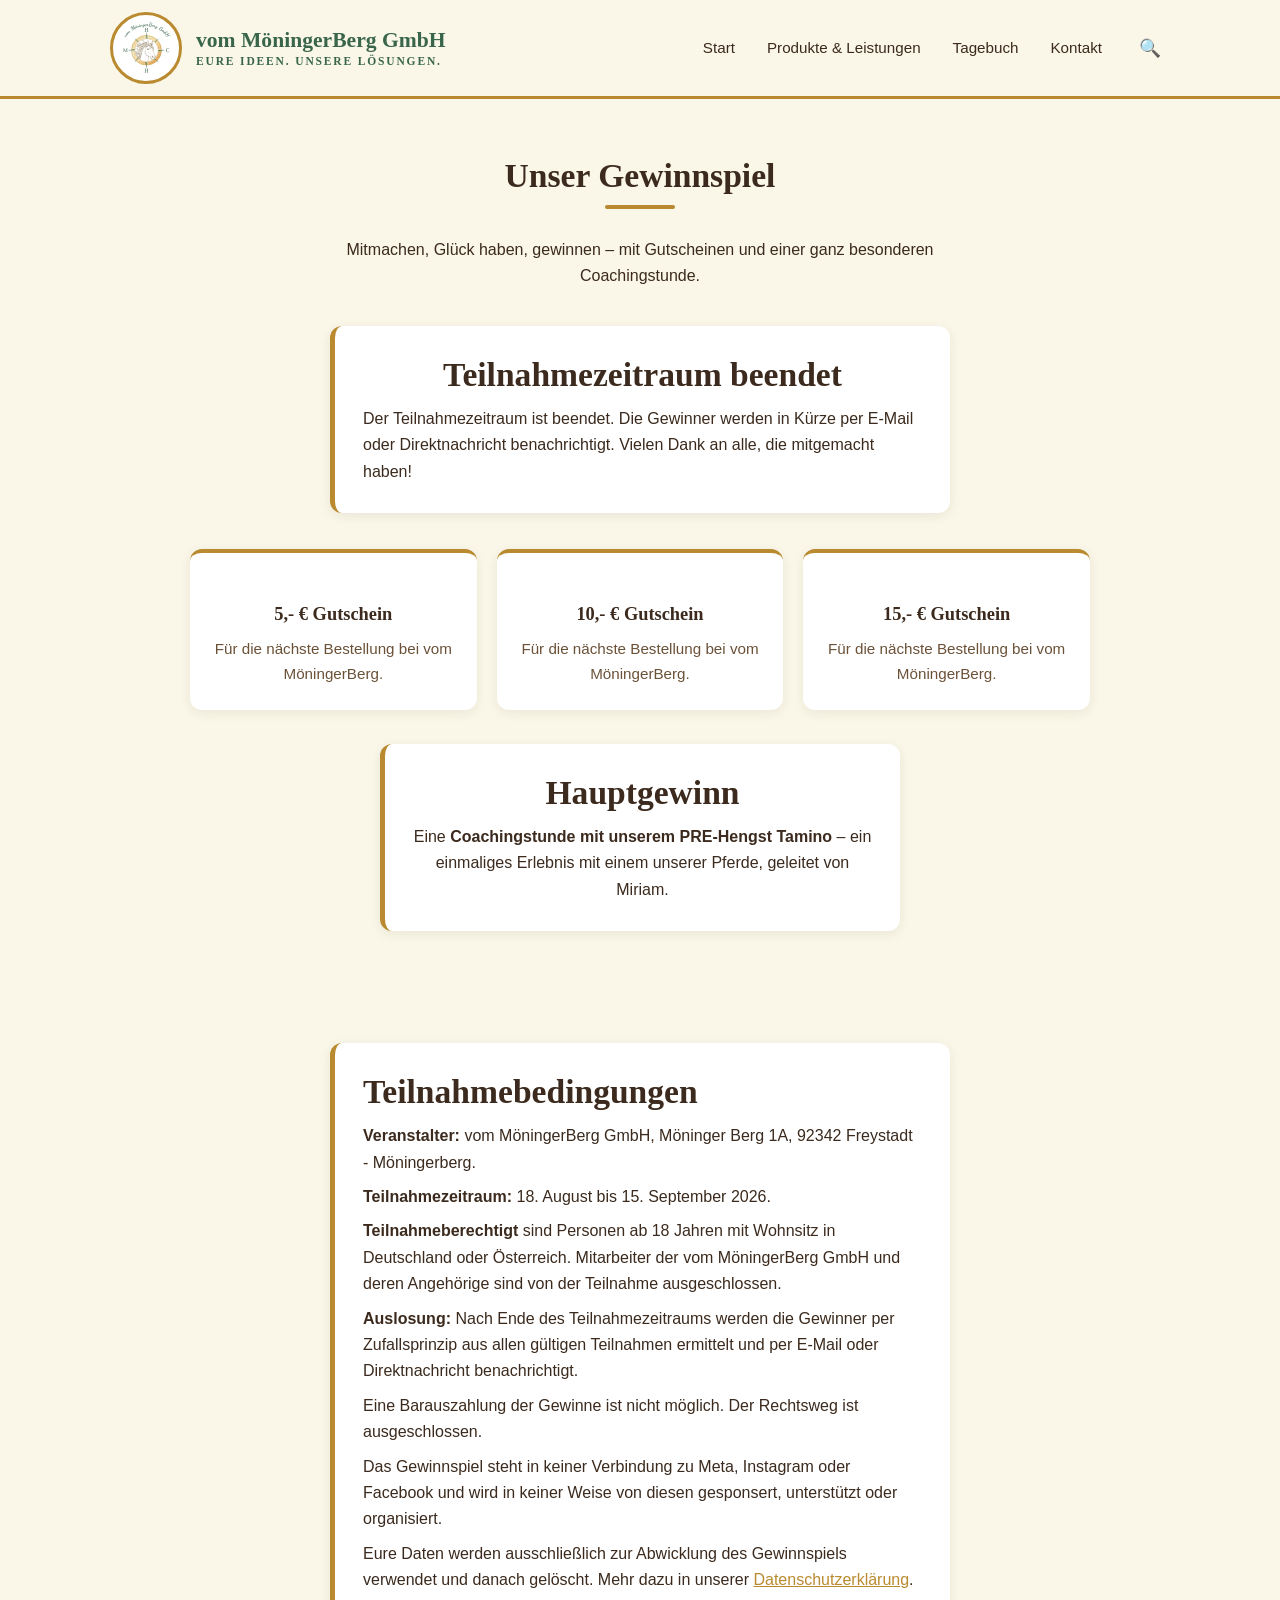
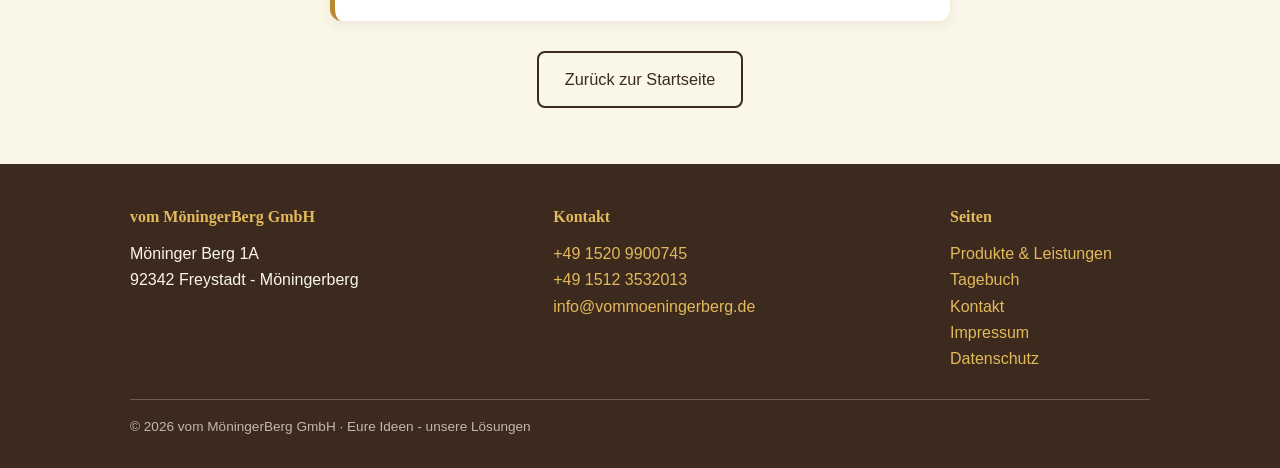
<file: gewinnspiel.html>
<!DOCTYPE html>
<html lang="de">
<head>
<meta charset="utf-8">
<meta name="viewport" content="width=device-width, initial-scale=1">
<title>Gewinnspiel - vom MöningerBerg GmbH</title>
<meta name="description" content="Gewinnspiel bei vom MöningerBerg: Gutscheine im Wert von 5,- bis 15,- € und als Hauptgewinn eine Coachingstunde mit unserem PRE-Hengst Tamino.">
<link rel="stylesheet" href="style.css?v=28">
<script defer src="assets/search.js?v=8"></script>
<link rel="canonical" href="https://www.vommoeningerberg.de/gewinnspiel.html">
<link rel="icon" href="assets/favicon.ico" sizes="any">
<link rel="icon" type="image/png" href="assets/favicon.png">
<link rel="apple-touch-icon" href="assets/favicon.png">
<meta property="og:type" content="website">
<meta property="og:site_name" content="vom MöningerBerg GmbH">
<meta property="og:locale" content="de_DE">
<meta property="og:title" content="Gewinnspiel - vom MöningerBerg GmbH">
<meta property="og:description" content="Gutscheine im Wert von 5,- bis 15,- € und als Hauptgewinn eine Coachingstunde mit unserem PRE-Hengst Tamino.">
<meta property="og:url" content="https://www.vommoeningerberg.de/gewinnspiel.html">
<meta property="og:image" content="https://www.vommoeningerberg.de/assets/og-vorschau.jpg">
<meta property="og:image:width" content="1200">
<meta property="og:image:height" content="630">
<meta name="twitter:card" content="summary_large_image">
<meta name="twitter:title" content="Gewinnspiel - vom MöningerBerg GmbH">
<meta name="twitter:description" content="Gutscheine im Wert von 5,- bis 15,- € und als Hauptgewinn eine Coachingstunde mit unserem PRE-Hengst Tamino.">
<meta name="twitter:image" content="https://www.vommoeningerberg.de/assets/og-vorschau.jpg">
</head>
<body>

<header class="site">
  <div class="wrap headbar">
    <div class="logo-badge" aria-hidden="true"></div>
    <a class="wordmark" href="index.html">vom MöningerBerg GmbH
      <small>Eure Ideen. Unsere Lösungen.</small>
    </a>
    <button type="button" class="menu-knopf" aria-label="Menü öffnen" aria-expanded="false"><span></span><span></span><span></span></button>
    <nav class="main">
      <a href="index.html">Start</a>
      <a href="produkte.html">Produkte &amp; Leistungen</a>
      <a href="tagebuch.html">Tagebuch</a>
      <a href="kontakt.html">Kontakt</a>
    </nav>
    <div class="suche">
      <button type="button" class="suche-knopf" aria-label="Suche öffnen" aria-expanded="false">&#128269;</button>
      <div class="suche-panel" hidden>
        <input type="search" class="suche-eingabe" placeholder="Suchen…" aria-label="Suchbegriff">
        <p class="suche-hinweis" hidden>Häufig gesucht</p>
        <ul class="suche-ergebnisse"></ul>
      </div>
    </div>
  </div>
</header>

<section class="block">
  <div class="wrap zentriert">
    <h1>Unser Gewinnspiel</h1>
    <div class="goldlinie"></div>
    <p class="sub" style="max-width:620px;margin:0 auto 36px">Mitmachen, Glück haben, gewinnen – mit Gutscheinen und einer ganz besonderen Coachingstunde.</p>

    <div id="gewinnspiel-beendet" style="display:none;max-width:620px;margin:0 auto 36px">
      <div class="infokarte" style="text-align:left">
        <h2 style="text-align:center">Teilnahmezeitraum beendet</h2>
        <p style="margin-top:10px">Der Teilnahmezeitraum ist beendet. Die Gewinner werden in Kürze per E-Mail oder Direktnachricht benachrichtigt. Vielen Dank an alle, die mitgemacht haben!</p>
      </div>
    </div>

    <div class="karten" style="max-width:900px;margin:0 auto">
      <div class="karte">
        <h3>5,- € Gutschein</h3>
        <p>Für die nächste Bestellung bei vom MöningerBerg.</p>
      </div>
      <div class="karte">
        <h3>10,- € Gutschein</h3>
        <p>Für die nächste Bestellung bei vom MöningerBerg.</p>
      </div>
      <div class="karte">
        <h3>15,- € Gutschein</h3>
        <p>Für die nächste Bestellung bei vom MöningerBerg.</p>
      </div>
    </div>

    <div class="infokarte" style="max-width:520px;margin:34px auto 0;text-align:left">
      <h2 style="text-align:center">Hauptgewinn</h2>
      <p style="text-align:center;margin-top:6px">Eine <strong>Coachingstunde mit unserem PRE-Hengst Tamino</strong> – ein einmaliges Erlebnis mit einem unserer Pferde, geleitet von Miriam.</p>
    </div>
  </div>
</section>

<section class="block" style="padding-top:0">
  <div class="wrap">
    <div id="gewinnspiel-aktiv">
      <div class="infokarte" style="max-width:620px;margin:0 auto;text-align:left">
        <h2>So macht ihr mit</h2>
        <p style="margin-top:10px">1. Folgt uns auf Instagram oder Facebook.</p>
        <p style="margin-top:8px">2. Kommentiert unter dem Gewinnspiel-Beitrag, wer euch am Herzen liegt und mit wem ihr gerne die Coachingstunde erleben würdet.</p>
        <p style="margin-top:8px">3. Markiert gerne eine Freundin oder einen Freund – für jede Markierung eine zusätzliche Teilnahmechance.</p>
        <p style="margin-top:14px">Keine Zeit oder kein Social-Media-Account? Kein Problem, meldet euch einfach direkt per E-Mail an:</p>
      </div>

      <div class="knopfzeile" style="margin-top:24px">
        <a class="knopf voll" href="mailto:info@vommoeningerberg.de?subject=Gewinnspiel-Teilnahme&body=Hallo%2C%0A%0Aich%20m%C3%B6chte%20gerne%20am%20Gewinnspiel%20teilnehmen.%0A%0AName%3A%0AE-Mail%3A%0AInstagram%2FFacebook%20%28optional%29%3A%0A%0ALiebe%20Gr%C3%BC%C3%9Fe">Per E-Mail teilnehmen</a>
        <a class="knopf rand" target="_blank" rel="noopener" href="https://wa.me/?text=Wir%20verlosen%20Gutscheine%20und%20eine%20Coachingstunde%20mit%20unserem%20PRE-Hengst%20Tamino%20%E2%80%93%20https%3A%2F%2Fwww.vommoeningerberg.de%2Fgewinnspiel.html">Auf WhatsApp teilen</a>
      </div>
    </div>
  </div>
</section>

<script>
(function () {
  var teilnahmeEnde = new Date("2026-09-16T00:00:00+02:00");
  if (new Date() >= teilnahmeEnde) {
    document.getElementById("gewinnspiel-aktiv").style.display = "none";
    document.getElementById("gewinnspiel-beendet").style.display = "block";
  }
})();
</script>

<section class="block" style="padding-top:0">
  <div class="wrap">
    <div class="infokarte" style="max-width:620px;margin:0 auto;text-align:left">
      <h2>Teilnahmebedingungen</h2>
      <p style="margin-top:10px"><strong>Veranstalter:</strong> vom MöningerBerg GmbH, Möninger Berg 1A, 92342 Freystadt - Möningerberg.</p>
      <p style="margin-top:8px"><strong>Teilnahmezeitraum:</strong> 18. August bis 15. September 2026.</p>
      <p style="margin-top:8px"><strong>Teilnahmeberechtigt</strong> sind Personen ab 18 Jahren mit Wohnsitz in Deutschland oder Österreich. Mitarbeiter der vom MöningerBerg GmbH und deren Angehörige sind von der Teilnahme ausgeschlossen.</p>
      <p style="margin-top:8px"><strong>Auslosung:</strong> Nach Ende des Teilnahmezeitraums werden die Gewinner per Zufallsprinzip aus allen gültigen Teilnahmen ermittelt und per E-Mail oder Direktnachricht benachrichtigt.</p>
      <p style="margin-top:8px">Eine Barauszahlung der Gewinne ist nicht möglich. Der Rechtsweg ist ausgeschlossen.</p>
      <p style="margin-top:8px">Das Gewinnspiel steht in keiner Verbindung zu Meta, Instagram oder Facebook und wird in keiner Weise von diesen gesponsert, unterstützt oder organisiert.</p>
      <p style="margin-top:8px">Eure Daten werden ausschließlich zur Abwicklung des Gewinnspiels verwendet und danach gelöscht. Mehr dazu in unserer <a href="datenschutz.html">Datenschutzerklärung</a>.</p>
    </div>

    <div class="knopfzeile" style="margin-top:30px">
      <a class="knopf rand" href="index.html">Zurück zur Startseite</a>
    </div>
  </div>
</section>

<footer class="site">
  <div class="wrap">
    <div class="fusszeilen">
      <div class="spalte">
        <h4>vom MöningerBerg GmbH</h4>
        <p>Möninger Berg 1A<br>92342 Freystadt - Möningerberg</p>
      </div>
      <div class="spalte">
        <h4>Kontakt</h4>
        <p><a href="tel:+4915209900745">+49 1520 9900745</a><br>
           <a href="tel:+4915123532013">+49 1512 3532013</a><br>
           <a href="mailto:info@vommoeningerberg.de">info@vommoeningerberg.de</a></p>
      </div>
      <div class="spalte">
        <h4>Seiten</h4>
        <p><a href="produkte.html">Produkte &amp; Leistungen</a><br>
           <a href="tagebuch.html">Tagebuch</a><br>
           <a href="kontakt.html">Kontakt</a><br>
           <a href="impressum.html">Impressum</a><br>
           <a href="datenschutz.html">Datenschutz</a></p>
      </div>
    </div>
    <p class="kleindruck">© 2026 vom MöningerBerg GmbH · Eure Ideen - unsere Lösungen</p>
  </div>
</footer>

</body>
</html>
</file>
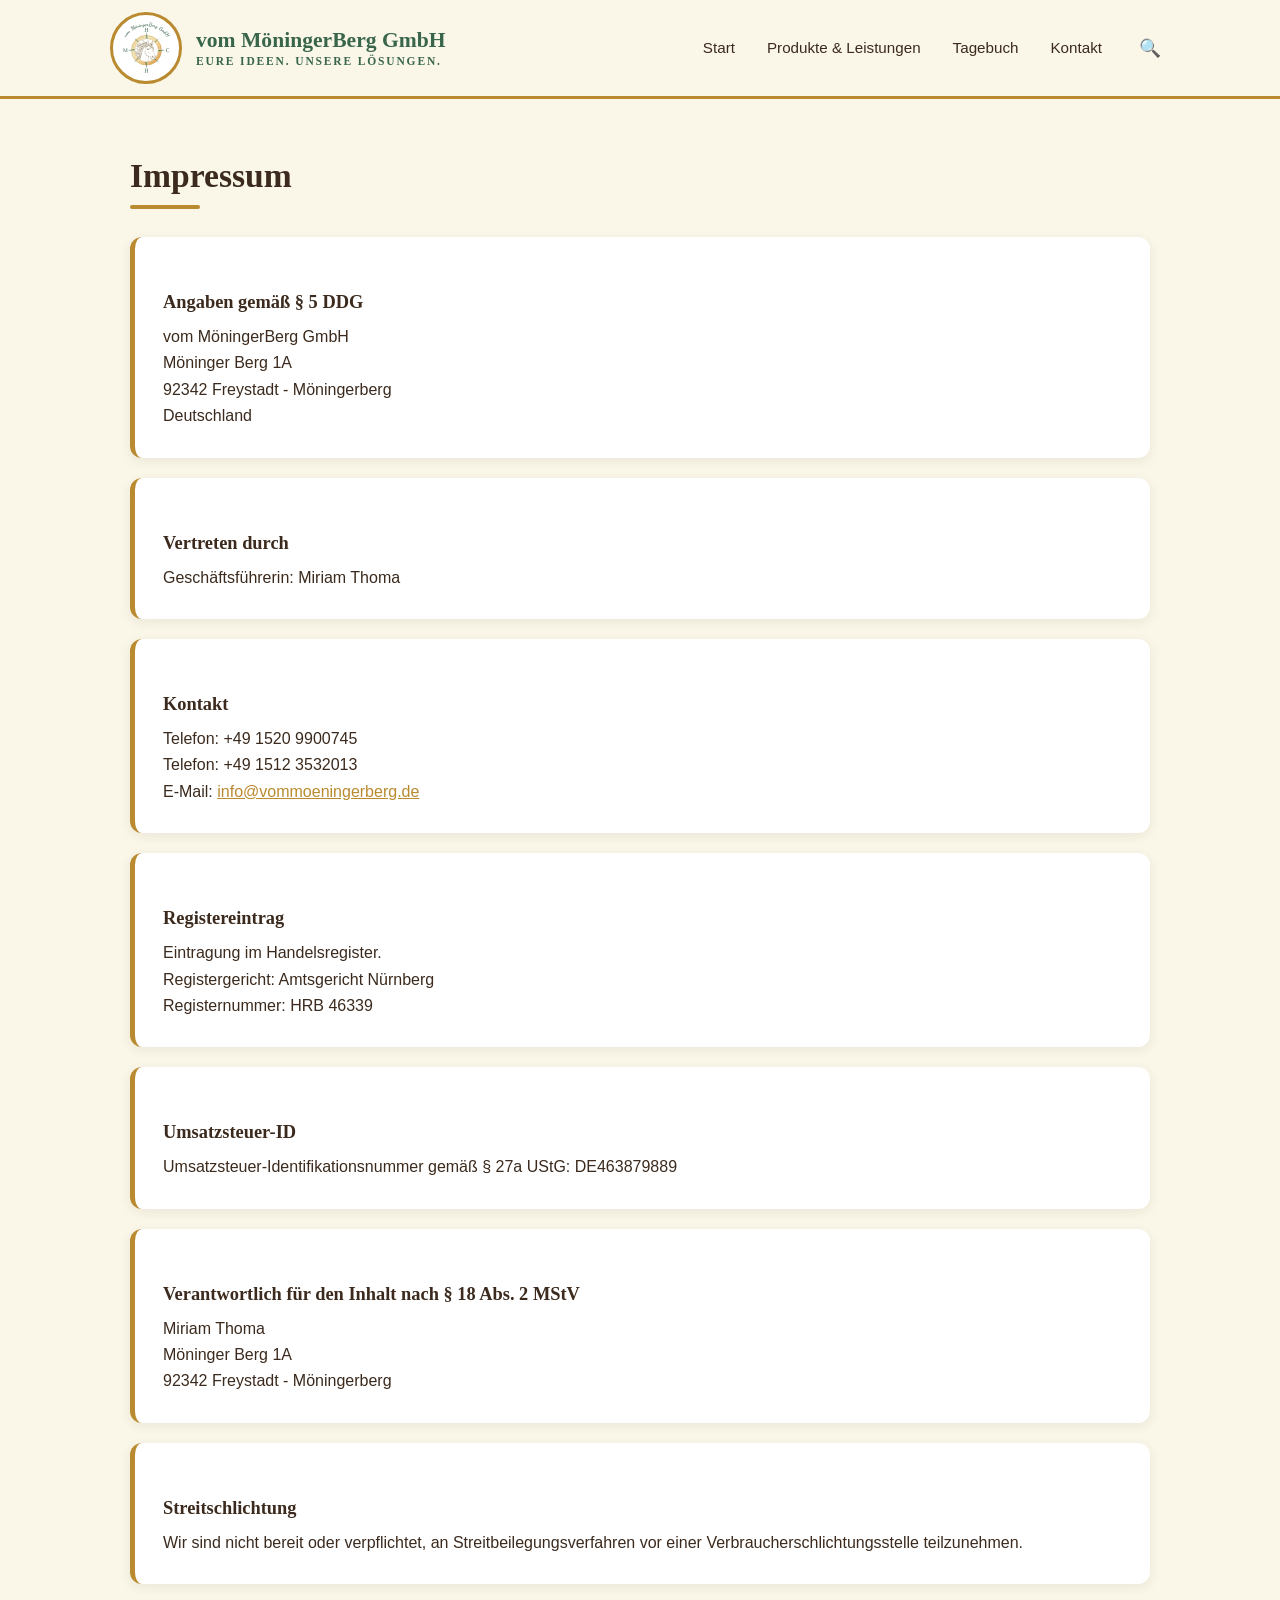
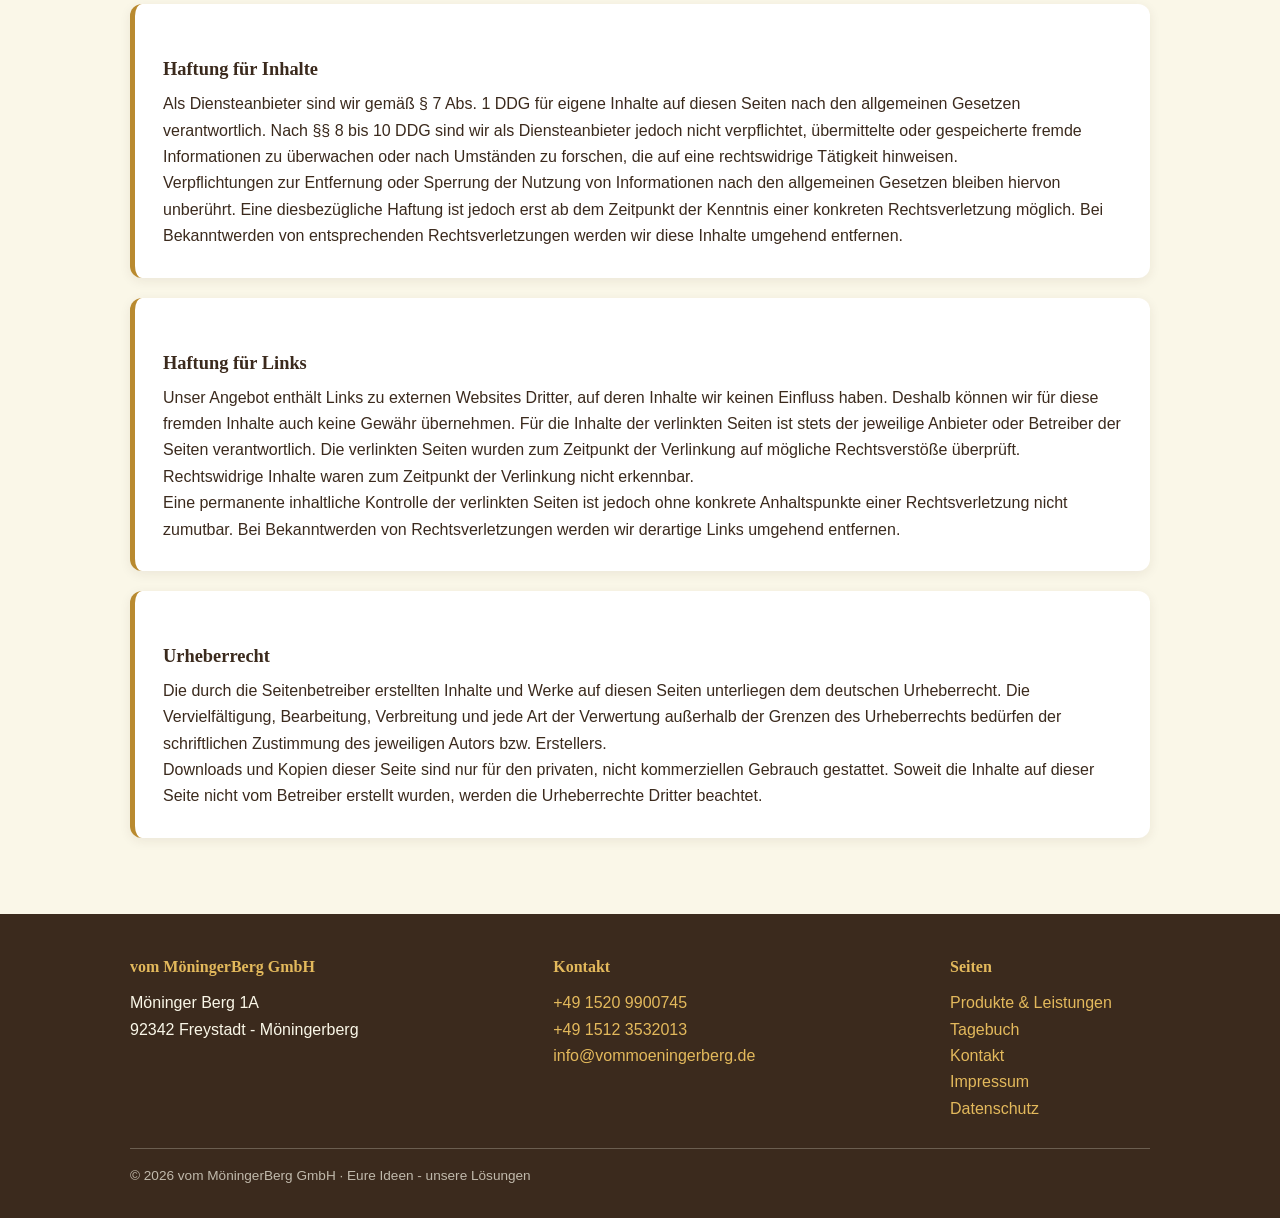
<file: impressum.html>
<!DOCTYPE html>
<html lang="de">
<head>
<meta charset="utf-8">
<meta name="viewport" content="width=device-width, initial-scale=1">
<title>Impressum - vom MöningerBerg GmbH</title>
<meta name="robots" content="noindex">
<link rel="stylesheet" href="style.css?v=28">
<script defer src="assets/search.js?v=8"></script>
</head>
<body>

<header class="site">
  <div class="wrap headbar">
    <div class="logo-badge" aria-hidden="true"></div>
    <a class="wordmark" href="index.html">vom MöningerBerg GmbH
      <small>Eure Ideen. Unsere Lösungen.</small>
    </a>
    <button type="button" class="menu-knopf" aria-label="Menü öffnen" aria-expanded="false"><span></span><span></span><span></span></button>
    <nav class="main">
      <a href="index.html">Start</a>
      <a href="produkte.html">Produkte &amp; Leistungen</a>
      <a href="tagebuch.html">Tagebuch</a>
      <a href="kontakt.html">Kontakt</a>
    </nav>
    <div class="suche">
      <button type="button" class="suche-knopf" aria-label="Suche öffnen" aria-expanded="false">&#128269;</button>
      <div class="suche-panel" hidden>
        <input type="search" class="suche-eingabe" placeholder="Suchen…" aria-label="Suchbegriff">
        <p class="suche-hinweis" hidden>Häufig gesucht</p>
        <ul class="suche-ergebnisse"></ul>
      </div>
    </div>
  </div>
</header>

<section class="block">
  <div class="wrap">
    <h1>Impressum</h1>
    <div class="goldlinie"></div>

    <div class="infokarte">
      <h3>Angaben gemäß § 5 DDG</h3>
      <p>vom MöningerBerg GmbH<br>
         Möninger Berg 1A<br>
         92342 Freystadt - Möningerberg<br>
         Deutschland</p>
    </div>

    <div class="infokarte">
      <h3>Vertreten durch</h3>
      <p>Geschäftsführerin: Miriam Thoma</p>
    </div>

    <div class="infokarte">
      <h3>Kontakt</h3>
      <p>Telefon: +49 1520 9900745<br>
         Telefon: +49 1512 3532013<br>
         E-Mail: <a href="mailto:info@vommoeningerberg.de">info@vommoeningerberg.de</a></p>
    </div>

    <div class="infokarte">
      <h3>Registereintrag</h3>
      <p>Eintragung im Handelsregister.<br>
         Registergericht: Amtsgericht Nürnberg<br>
         Registernummer: HRB 46339</p>
    </div>

    <div class="infokarte">
      <h3>Umsatzsteuer-ID</h3>
      <p>Umsatzsteuer-Identifikationsnummer gemäß § 27a UStG: DE463879889</p>
    </div>

    <div class="infokarte">
      <h3>Verantwortlich für den Inhalt nach § 18 Abs. 2 MStV</h3>
      <p>Miriam Thoma<br>Möninger Berg 1A<br>92342 Freystadt - Möningerberg</p>
    </div>

    <div class="infokarte">
      <h3>Streitschlichtung</h3>
      <p>Wir sind nicht bereit oder verpflichtet, an Streitbeilegungsverfahren vor einer Verbraucherschlichtungsstelle teilzunehmen.</p>
    </div>

    <div class="infokarte">
      <h3>Haftung für Inhalte</h3>
      <p>Als Diensteanbieter sind wir gemäß § 7 Abs. 1 DDG für eigene Inhalte auf diesen Seiten nach den allgemeinen Gesetzen verantwortlich. Nach §§ 8 bis 10 DDG sind wir als Diensteanbieter jedoch nicht verpflichtet, übermittelte oder gespeicherte fremde Informationen zu überwachen oder nach Umständen zu forschen, die auf eine rechtswidrige Tätigkeit hinweisen.<br>
      Verpflichtungen zur Entfernung oder Sperrung der Nutzung von Informationen nach den allgemeinen Gesetzen bleiben hiervon unberührt. Eine diesbezügliche Haftung ist jedoch erst ab dem Zeitpunkt der Kenntnis einer konkreten Rechtsverletzung möglich. Bei Bekanntwerden von entsprechenden Rechtsverletzungen werden wir diese Inhalte umgehend entfernen.</p>
    </div>

    <div class="infokarte">
      <h3>Haftung für Links</h3>
      <p>Unser Angebot enthält Links zu externen Websites Dritter, auf deren Inhalte wir keinen Einfluss haben. Deshalb können wir für diese fremden Inhalte auch keine Gewähr übernehmen. Für die Inhalte der verlinkten Seiten ist stets der jeweilige Anbieter oder Betreiber der Seiten verantwortlich. Die verlinkten Seiten wurden zum Zeitpunkt der Verlinkung auf mögliche Rechtsverstöße überprüft. Rechtswidrige Inhalte waren zum Zeitpunkt der Verlinkung nicht erkennbar.<br>
      Eine permanente inhaltliche Kontrolle der verlinkten Seiten ist jedoch ohne konkrete Anhaltspunkte einer Rechtsverletzung nicht zumutbar. Bei Bekanntwerden von Rechtsverletzungen werden wir derartige Links umgehend entfernen.</p>
    </div>

    <div class="infokarte">
      <h3>Urheberrecht</h3>
      <p>Die durch die Seitenbetreiber erstellten Inhalte und Werke auf diesen Seiten unterliegen dem deutschen Urheberrecht. Die Vervielfältigung, Bearbeitung, Verbreitung und jede Art der Verwertung außerhalb der Grenzen des Urheberrechts bedürfen der schriftlichen Zustimmung des jeweiligen Autors bzw. Erstellers.<br>
      Downloads und Kopien dieser Seite sind nur für den privaten, nicht kommerziellen Gebrauch gestattet. Soweit die Inhalte auf dieser Seite nicht vom Betreiber erstellt wurden, werden die Urheberrechte Dritter beachtet.</p>
    </div>
  </div>
</section>

<footer class="site">
  <div class="wrap">
    <div class="fusszeilen">
      <div class="spalte">
        <h4>vom MöningerBerg GmbH</h4>
        <p>Möninger Berg 1A<br>92342 Freystadt - Möningerberg</p>
      </div>
      <div class="spalte">
        <h4>Kontakt</h4>
        <p><a href="tel:+4915209900745">+49 1520 9900745</a><br>
           <a href="tel:+4915123532013">+49 1512 3532013</a><br>
           <a href="mailto:info@vommoeningerberg.de">info@vommoeningerberg.de</a></p>
      </div>
      <div class="spalte">
        <h4>Seiten</h4>
        <p><a href="produkte.html">Produkte &amp; Leistungen</a><br>
           <a href="tagebuch.html">Tagebuch</a><br>
           <a href="kontakt.html">Kontakt</a><br>
           <a href="impressum.html">Impressum</a><br>
           <a href="datenschutz.html">Datenschutz</a></p>
      </div>
    </div>
    <p class="kleindruck">© 2026 vom MöningerBerg GmbH · Eure Ideen - unsere Lösungen</p>
  </div>
</footer>

</body>
</html>
</file>
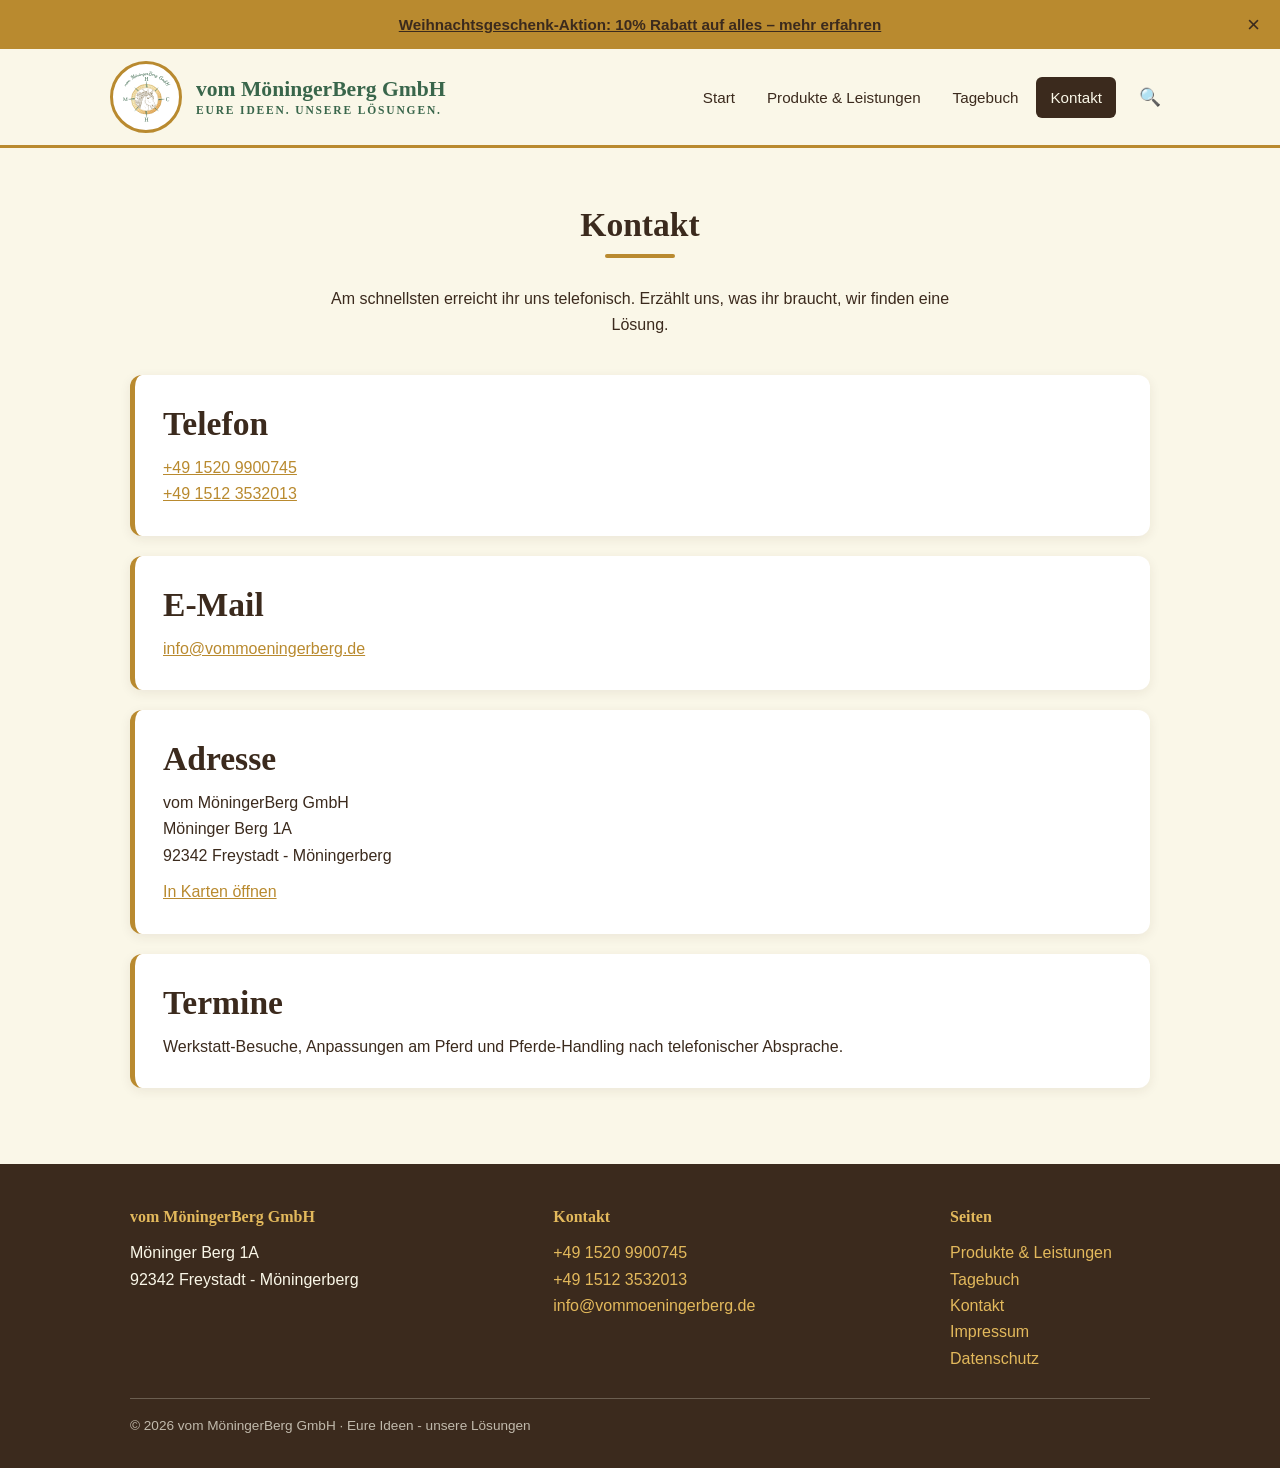
<file: kontakt.html>
<!DOCTYPE html>
<html lang="de">
<head>
<meta charset="utf-8">
<meta name="viewport" content="width=device-width, initial-scale=1">
<title>Kontakt - vom MöningerBerg GmbH</title>
<meta name="description" content="Kontakt zur vom MöningerBerg GmbH in Freystadt-Möningerberg: Telefon, Adresse und Anfahrt.">
<link rel="stylesheet" href="style.css?v=28">
<script defer src="assets/search.js?v=8"></script>
<link rel="canonical" href="https://www.vommoeningerberg.de/kontakt.html">
<link rel="icon" href="assets/favicon.ico" sizes="any">
<link rel="icon" type="image/png" href="assets/favicon.png">
<link rel="apple-touch-icon" href="assets/favicon.png">
<meta property="og:type" content="website">
<meta property="og:site_name" content="vom MöningerBerg GmbH">
<meta property="og:locale" content="de_DE">
<meta property="og:title" content="Kontakt - vom MöningerBerg GmbH">
<meta property="og:description" content="Kontakt zur vom MöningerBerg GmbH in Freystadt-Möningerberg: Telefon, Adresse und Anfahrt.">
<meta property="og:url" content="https://www.vommoeningerberg.de/kontakt.html">
<meta property="og:image" content="https://www.vommoeningerberg.de/assets/og-vorschau.jpg">
<meta property="og:image:width" content="1200">
<meta property="og:image:height" content="630">
<meta name="twitter:card" content="summary_large_image">
<meta name="twitter:title" content="Kontakt - vom MöningerBerg GmbH">
<meta name="twitter:description" content="Kontakt zur vom MöningerBerg GmbH in Freystadt-Möningerberg: Telefon, Adresse und Anfahrt.">
<meta name="twitter:image" content="https://www.vommoeningerberg.de/assets/og-vorschau.jpg">

</head>
<body>

<div id="aktion-banner" class="aktion-banner">
  <a class="aktion-banner-link" href="weihnachtsgeschenk-aktion.html">Weihnachtsgeschenk-Aktion: 10% Rabatt auf alles – mehr erfahren</a>
  <button type="button" class="aktion-banner-close" aria-label="Aktion schließen" onclick="document.getElementById('aktion-banner').style.display='none';try{localStorage.setItem('weihnachtsAktionClosed','1')}catch(e){}">&times;</button>
</div>
<script>try{if(localStorage.getItem('weihnachtsAktionClosed')){document.getElementById('aktion-banner').style.display='none';}}catch(e){}</script>

<header class="site">
  <div class="wrap headbar">
    <div class="logo-badge" aria-hidden="true"></div>
    <a class="wordmark" href="index.html">vom MöningerBerg GmbH
      <small>Eure Ideen. Unsere Lösungen.</small>
    </a>
    <button type="button" class="menu-knopf" aria-label="Menü öffnen" aria-expanded="false"><span></span><span></span><span></span></button>
    <nav class="main">
      <a href="index.html">Start</a>
      <a href="produkte.html">Produkte &amp; Leistungen</a>
      <a href="tagebuch.html">Tagebuch</a>
      <a class="aktiv" href="kontakt.html">Kontakt</a>
    </nav>
    <div class="suche">
      <button type="button" class="suche-knopf" aria-label="Suche öffnen" aria-expanded="false">&#128269;</button>
      <div class="suche-panel" hidden>
        <input type="search" class="suche-eingabe" placeholder="Suchen…" aria-label="Suchbegriff">
        <p class="suche-hinweis" hidden>Häufig gesucht</p>
        <ul class="suche-ergebnisse"></ul>
      </div>
    </div>
  </div>
</header>

<section class="block">
  <div class="wrap">
    <div class="zentriert">
      <h1>Kontakt</h1>
      <div class="goldlinie"></div>
      <p class="sub" style="max-width:620px;margin:0 auto 36px">Am schnellsten erreicht ihr uns telefonisch. Erzählt uns, was ihr braucht, wir finden eine Lösung.</p>
    </div>

    <div class="infokarte">
      <h2>Telefon</h2>
      <p><a href="tel:+4915209900745">+49 1520 9900745</a><br>
         <a href="tel:+4915123532013">+49 1512 3532013</a></p>
    </div>

    <div class="infokarte">
      <h2>E-Mail</h2>
      <p><a href="mailto:info@vommoeningerberg.de">info@vommoeningerberg.de</a></p>
    </div>

    <div class="infokarte">
      <h2>Adresse</h2>
      <p>vom MöningerBerg GmbH<br>
         Möninger Berg 1A<br>
         92342 Freystadt - Möningerberg</p>
      <p style="margin-top:10px"><a href="https://maps.apple.com/?q=M%C3%B6ninger%20Berg%201A,%2092342%20Freystadt" target="_blank" rel="noopener">In Karten öffnen</a></p>
    </div>

    <div class="infokarte">
      <h2>Termine</h2>
      <p>Werkstatt-Besuche, Anpassungen am Pferd und Pferde-Handling nach telefonischer Absprache.</p>
    </div>
  </div>
</section>

<footer class="site">
  <div class="wrap">
    <div class="fusszeilen">
      <div class="spalte">
        <h4>vom MöningerBerg GmbH</h4>
        <p>Möninger Berg 1A<br>92342 Freystadt - Möningerberg</p>
      </div>
      <div class="spalte">
        <h4>Kontakt</h4>
        <p><a href="tel:+4915209900745">+49 1520 9900745</a><br>
           <a href="tel:+4915123532013">+49 1512 3532013</a><br>
           <a href="mailto:info@vommoeningerberg.de">info@vommoeningerberg.de</a></p>
      </div>
      <div class="spalte">
        <h4>Seiten</h4>
        <p><a href="produkte.html">Produkte &amp; Leistungen</a><br>
           <a href="tagebuch.html">Tagebuch</a><br>
           <a href="kontakt.html">Kontakt</a><br>
           <a href="impressum.html">Impressum</a><br>
           <a href="datenschutz.html">Datenschutz</a></p>
      </div>
    </div>
    <p class="kleindruck">© 2026 vom MöningerBerg GmbH · Eure Ideen - unsere Lösungen</p>
  </div>
</footer>

</body>
</html>
</file>
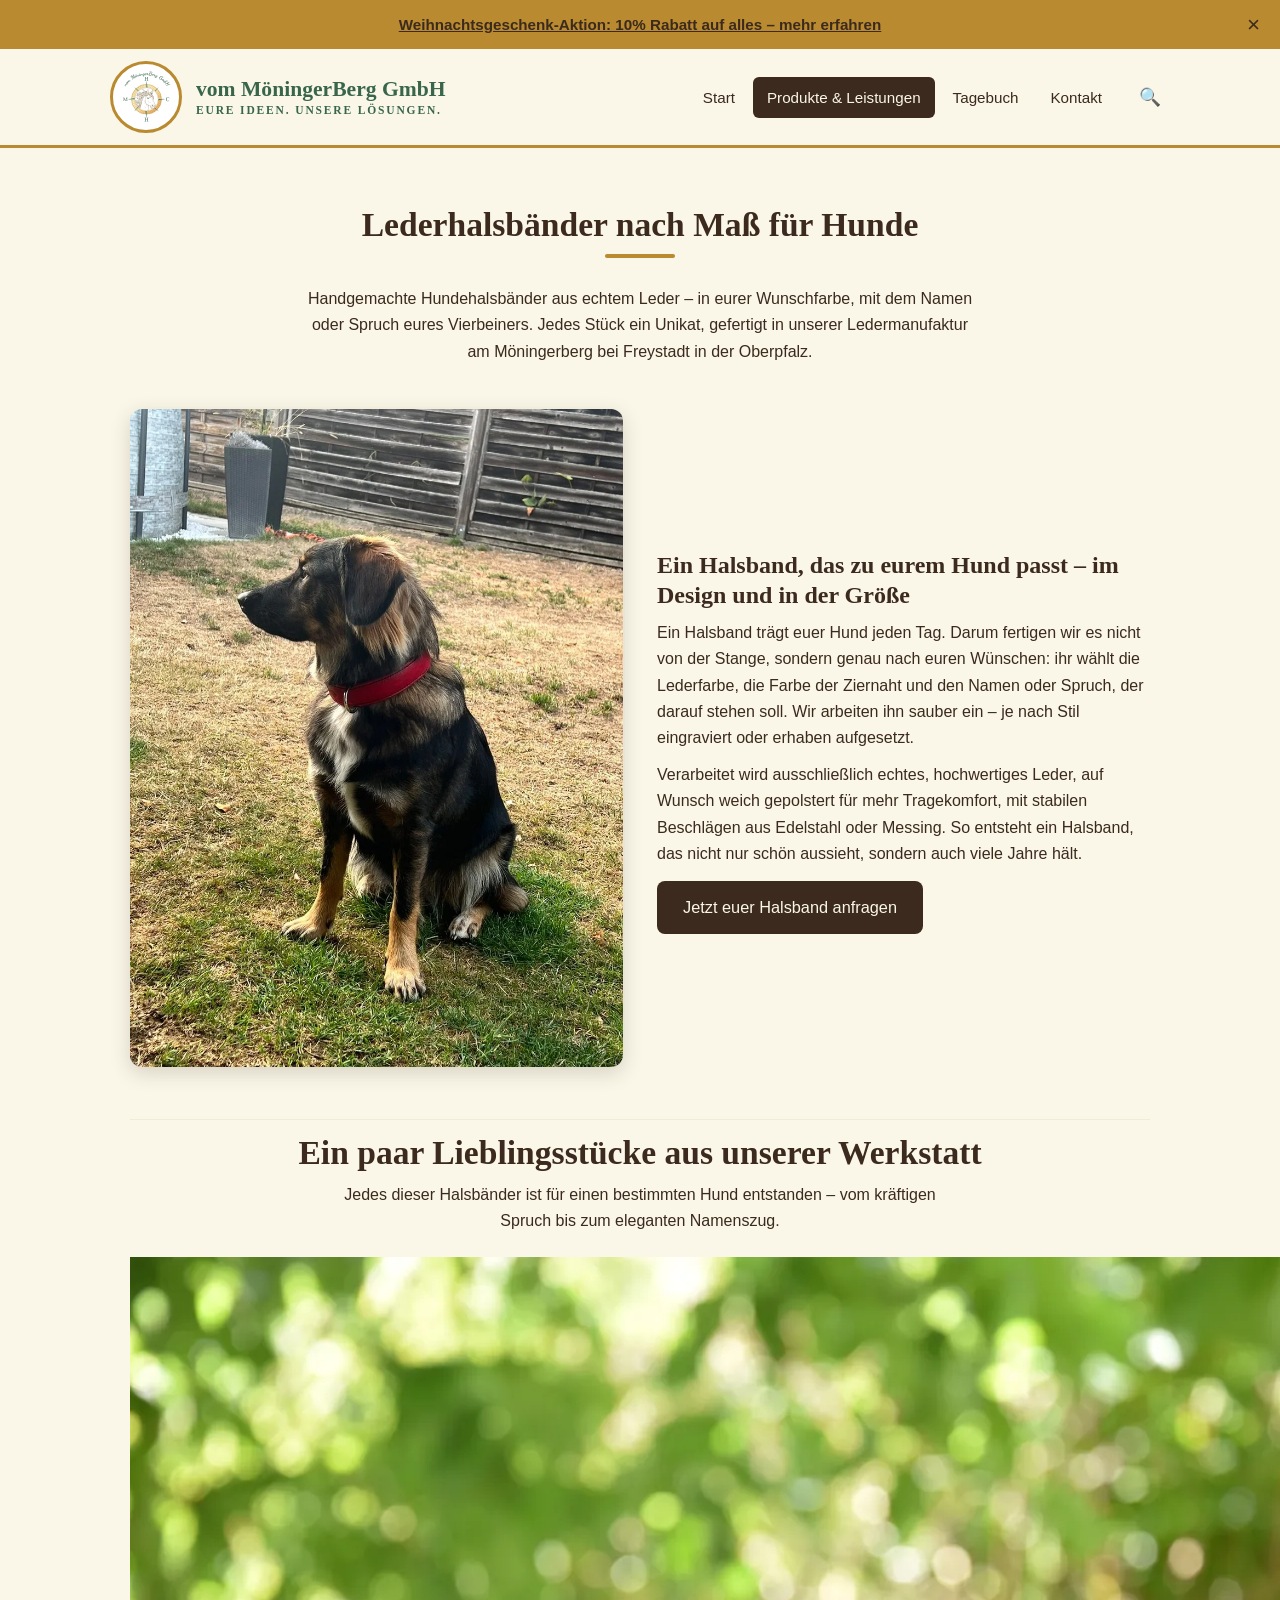
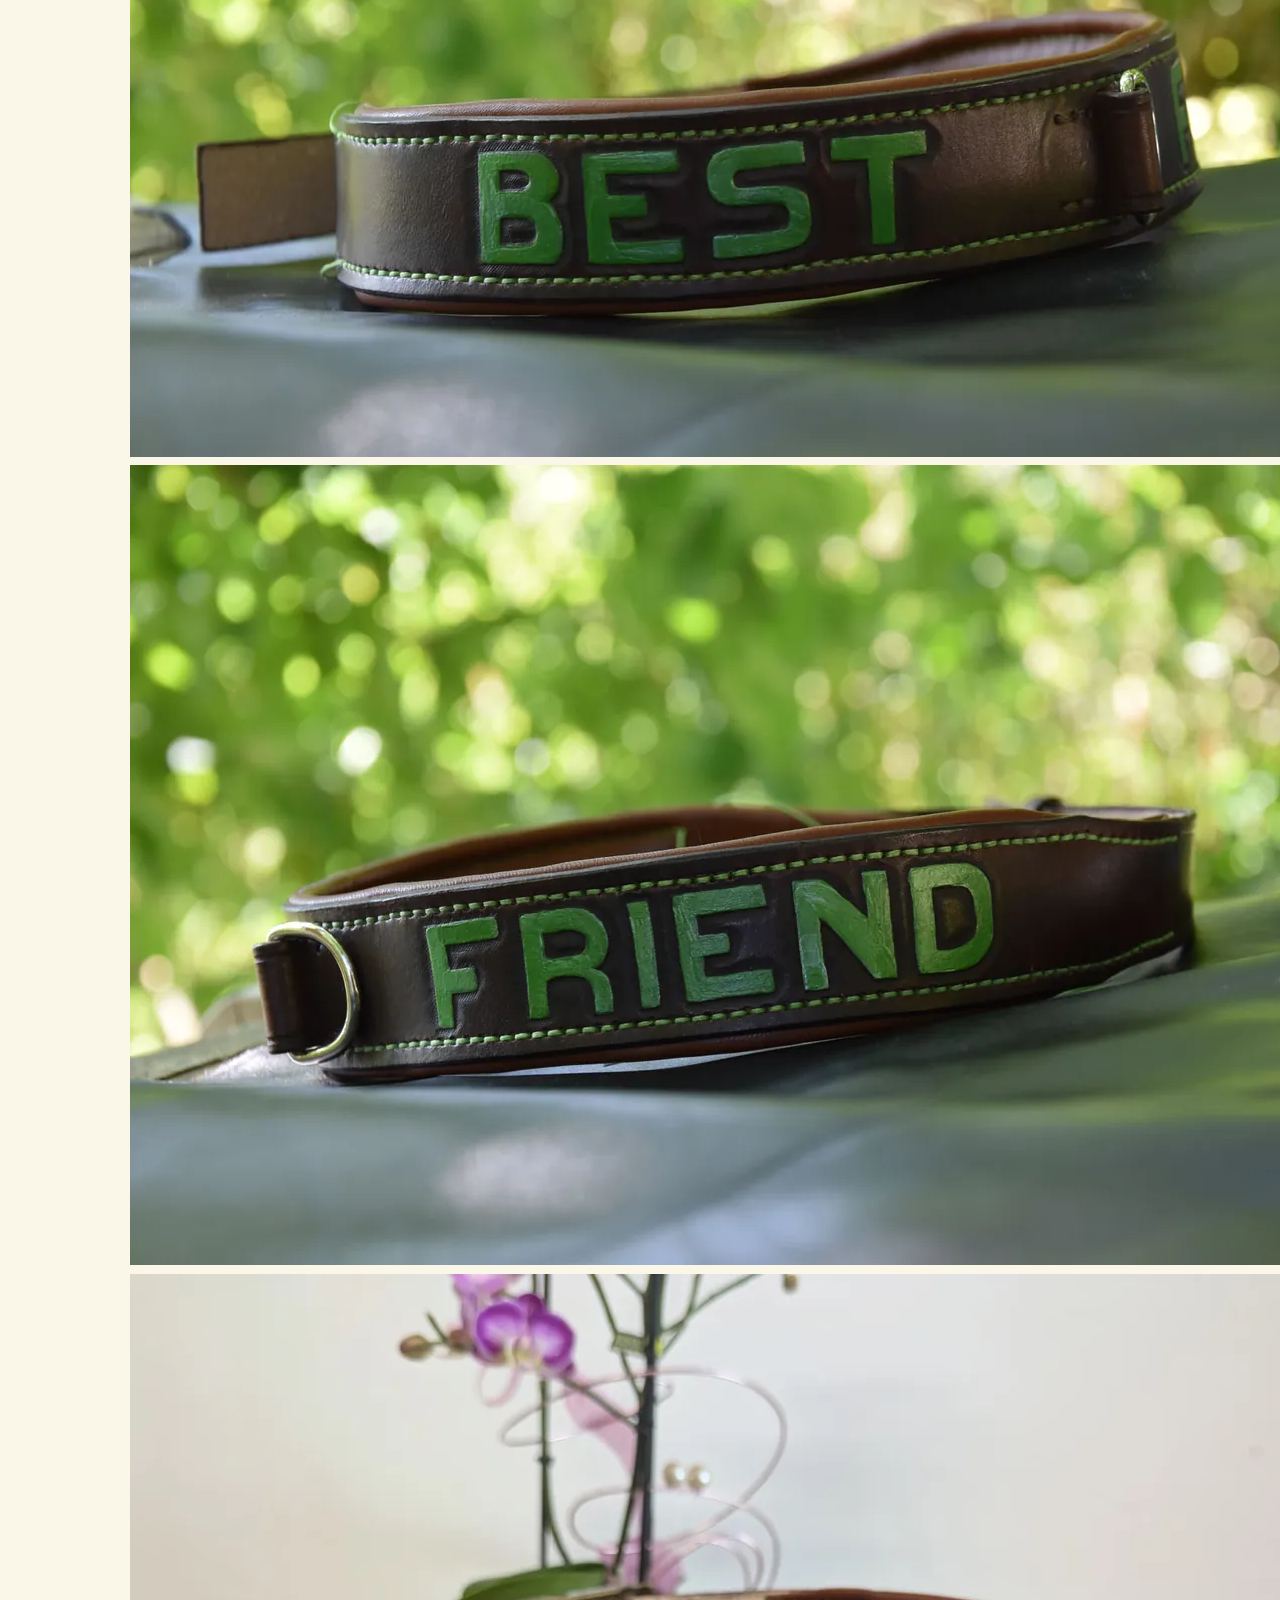
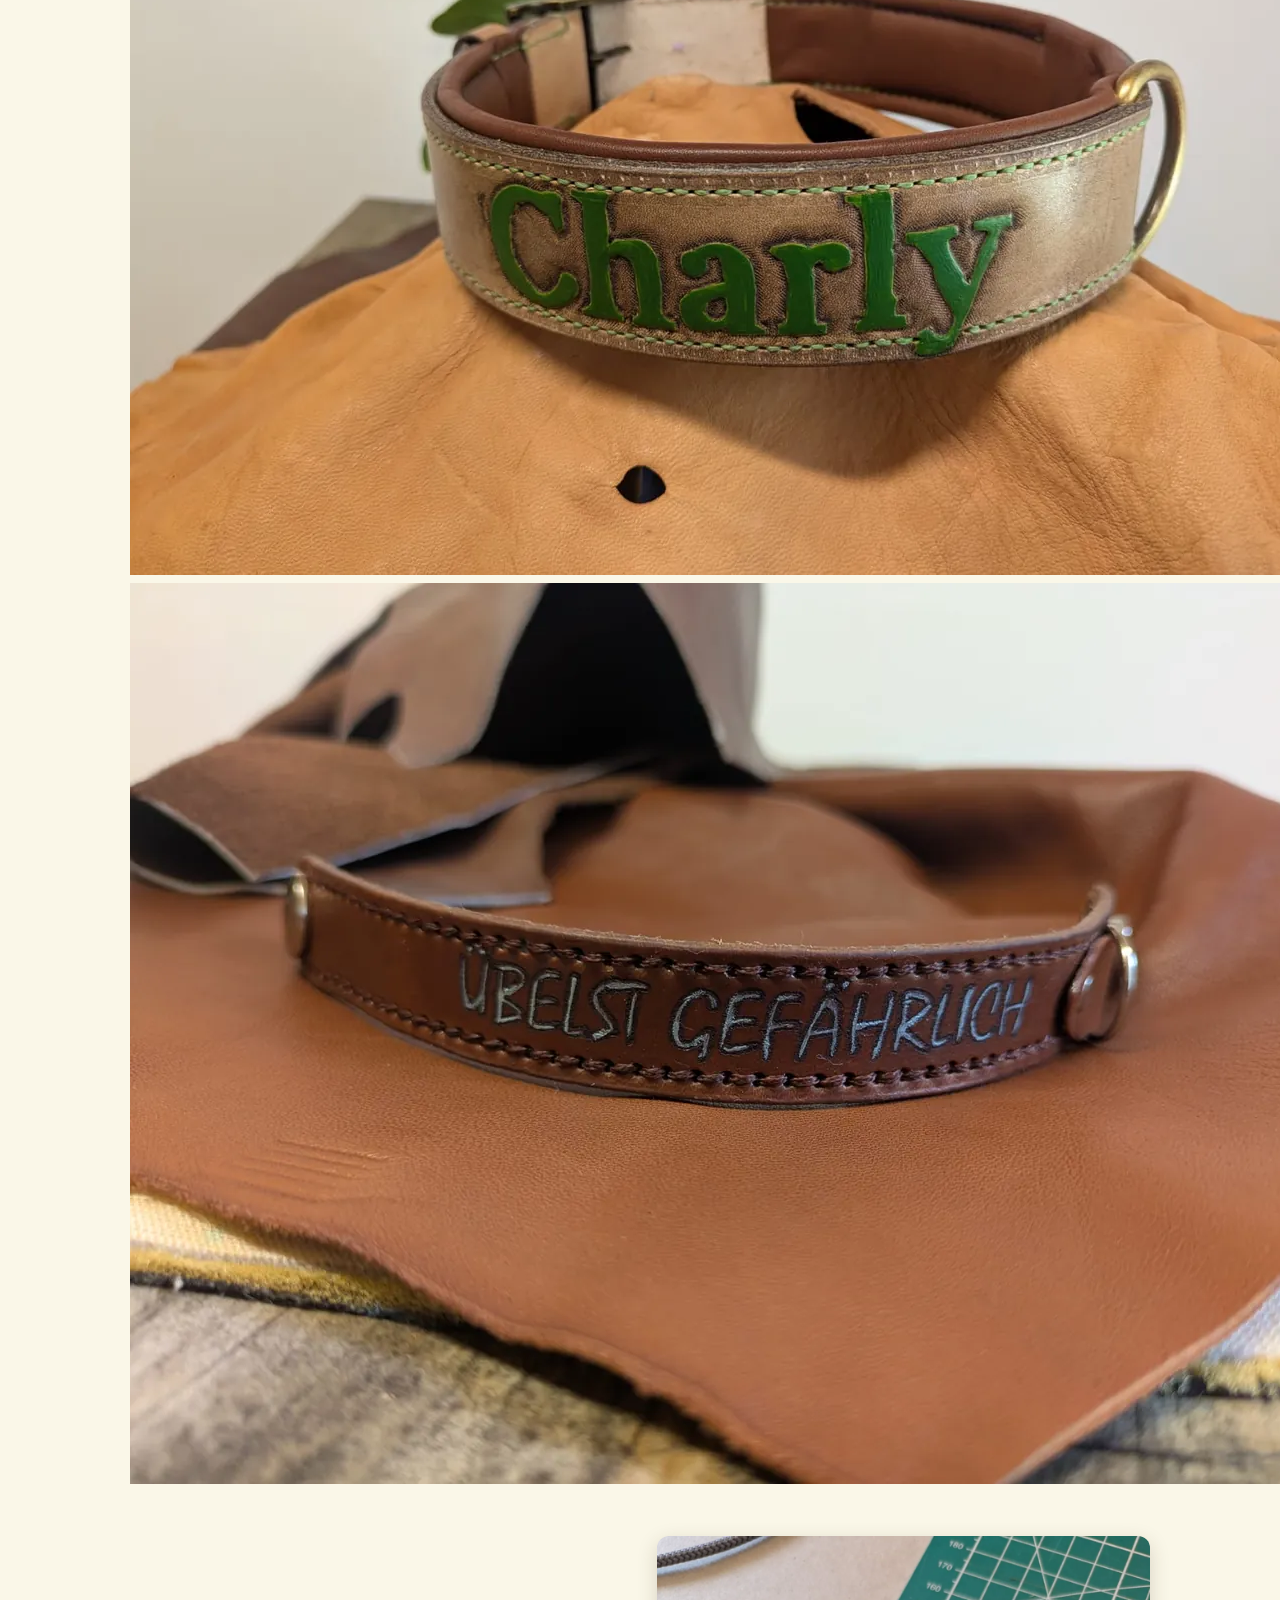
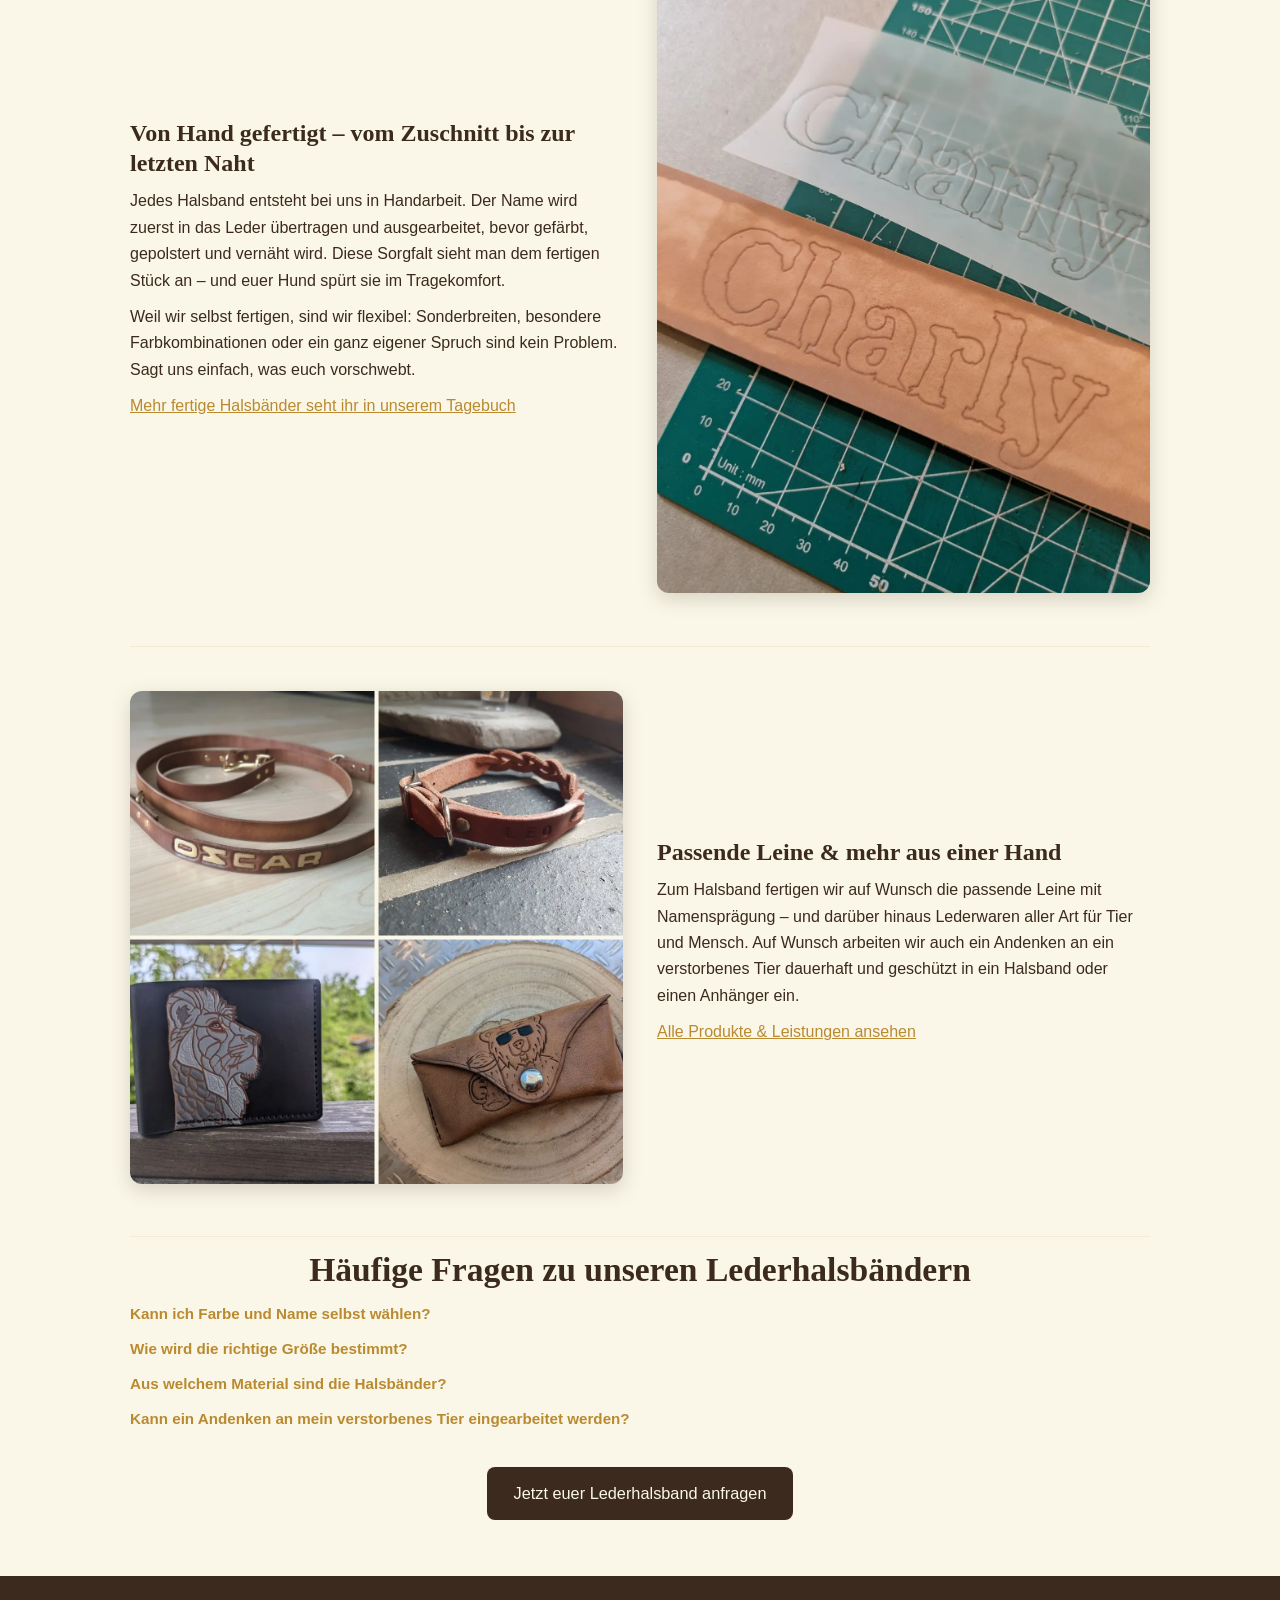
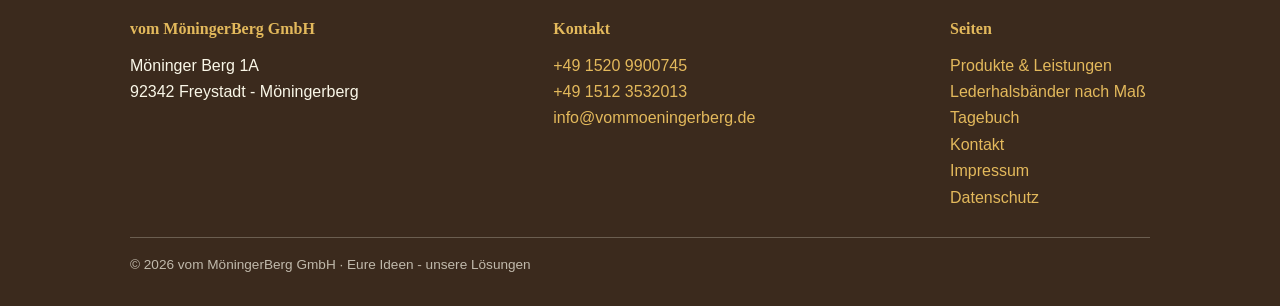
<file: lederhalsbaender.html>
<!DOCTYPE html>
<html lang="de">
<head>
<meta charset="utf-8">
<meta name="viewport" content="width=device-width, initial-scale=1">
<title>Lederhalsbänder nach Maß für Hunde – handgemacht mit Namen | vom MöningerBerg GmbH</title>
<meta name="description" content="Handgefertigte Lederhalsbänder nach Maß für Hunde: in eurer Wunschfarbe, mit Namen oder Spruch, gepolstert und robust vernäht. Gefertigt in unserer Ledermanufaktur am Möningerberg bei Freystadt in der Oberpfalz.">
<link rel="stylesheet" href="style.css?v=28">
<script defer src="assets/search.js?v=8"></script>
<link rel="canonical" href="https://www.vommoeningerberg.de/lederhalsbaender.html">
<link rel="icon" href="assets/favicon.ico" sizes="any">
<link rel="icon" type="image/png" href="assets/favicon.png">
<link rel="apple-touch-icon" href="assets/favicon.png">
<meta property="og:type" content="website">
<meta property="og:site_name" content="vom MöningerBerg GmbH">
<meta property="og:locale" content="de_DE">
<meta property="og:title" content="Lederhalsbänder nach Maß für Hunde – handgemacht mit Namen">
<meta property="og:description" content="Handgefertigte Lederhalsbänder nach Maß für Hunde: in eurer Wunschfarbe, mit Namen oder Spruch, gepolstert und robust vernäht. Gefertigt am Möningerberg bei Freystadt in der Oberpfalz.">
<meta property="og:url" content="https://www.vommoeningerberg.de/lederhalsbaender.html">
<meta property="og:image" content="https://www.vommoeningerberg.de/assets/tagebuch-halsbaender-best.jpg">
<meta property="og:image:width" content="1200">
<meta property="og:image:height" content="800">
<meta name="twitter:card" content="summary_large_image">
<meta name="twitter:title" content="Lederhalsbänder nach Maß für Hunde – handgemacht mit Namen">
<meta name="twitter:description" content="Handgefertigte Lederhalsbänder nach Maß für Hunde: in eurer Wunschfarbe, mit Namen oder Spruch, gepolstert und robust vernäht. Gefertigt am Möningerberg bei Freystadt in der Oberpfalz.">
<meta name="twitter:image" content="https://www.vommoeningerberg.de/assets/tagebuch-halsbaender-best.jpg">
<script type="application/ld+json">{"@context":"https://schema.org","@type":"Product","name":"Lederhalsband nach Maß für Hunde","image":["https://www.vommoeningerberg.de/assets/tagebuch-halsbaender-best.jpg","https://www.vommoeningerberg.de/assets/tagebuch-halsbaender-charly.jpg","https://www.vommoeningerberg.de/assets/tagebuch-halsbaender-gefaehrlich.jpg"],"description":"Handgefertigtes Lederhalsband nach Maß für Hunde, in Wunschfarbe und mit Namen oder Spruch. Gepolstert und robust vernäht, gefertigt in der Ledermanufaktur vom MöningerBerg am Möningerberg bei Freystadt in der Oberpfalz.","brand":{"@type":"Brand","name":"vom MöningerBerg GmbH"},"category":"Hundehalsband","material":"Echtes Leder","url":"https://www.vommoeningerberg.de/lederhalsbaender.html"}</script>
<script type="application/ld+json">{"@context":"https://schema.org","@type":"BreadcrumbList","itemListElement":[{"@type":"ListItem","position":1,"name":"Start","item":"https://www.vommoeningerberg.de/"},{"@type":"ListItem","position":2,"name":"Produkte & Leistungen","item":"https://www.vommoeningerberg.de/produkte.html"},{"@type":"ListItem","position":3,"name":"Lederhalsbänder nach Maß","item":"https://www.vommoeningerberg.de/lederhalsbaender.html"}]}</script>
<script type="application/ld+json">{"@context":"https://schema.org","@type":"FAQPage","mainEntity":[{"@type":"Question","name":"Kann ich Farbe und Name beim Lederhalsband selbst wählen?","acceptedAnswer":{"@type":"Answer","text":"Ja. Jedes Halsband fertigen wir individuell: ihr wählt die Lederfarbe, die Farbe der Ziernaht und den Namen oder Spruch, den wir eingravieren oder erhaben einarbeiten."}},{"@type":"Question","name":"Wie wird die richtige Größe für das Hundehalsband bestimmt?","acceptedAnswer":{"@type":"Answer","text":"Ihr messt den Halsumfang eures Hundes und gebt uns das Maß durch. Wir fertigen das Halsband passgenau nach Maß und beraten euch gern zur richtigen Breite und Polsterung."}},{"@type":"Question","name":"Aus welchem Material sind die Halsbänder?","acceptedAnswer":{"@type":"Answer","text":"Wir arbeiten mit echtem, hochwertigem Leder, auf Wunsch gepolstert für mehr Tragekomfort, mit stabilen Beschlägen aus Edelstahl oder Messing."}},{"@type":"Question","name":"Kann ein Andenken an mein verstorbenes Tier eingearbeitet werden?","acceptedAnswer":{"@type":"Answer","text":"Ja. Auf Wunsch arbeiten wir ein kleines Andenken wie Fell, Haare oder Asche dauerhaft und geschützt in ein Halsband oder einen Anhänger ein."}}]}</script>

</head>
<body>

<div id="aktion-banner" class="aktion-banner">
  <a class="aktion-banner-link" href="weihnachtsgeschenk-aktion.html">Weihnachtsgeschenk-Aktion: 10% Rabatt auf alles – mehr erfahren</a>
  <button type="button" class="aktion-banner-close" aria-label="Aktion schließen" onclick="document.getElementById('aktion-banner').style.display='none';try{localStorage.setItem('weihnachtsAktionClosed','1')}catch(e){}">&times;</button>
</div>
<script>try{if(localStorage.getItem('weihnachtsAktionClosed')){document.getElementById('aktion-banner').style.display='none';}}catch(e){}</script>

<header class="site">
  <div class="wrap headbar">
    <div class="logo-badge" aria-hidden="true"></div>
    <a class="wordmark" href="index.html">vom MöningerBerg GmbH
      <small>Eure Ideen. Unsere Lösungen.</small>
    </a>
    <button type="button" class="menu-knopf" aria-label="Menü öffnen" aria-expanded="false"><span></span><span></span><span></span></button>
    <nav class="main">
      <a href="index.html">Start</a>
      <a class="aktiv" href="produkte.html">Produkte &amp; Leistungen</a>
      <a href="tagebuch.html">Tagebuch</a>
      <a href="kontakt.html">Kontakt</a>
    </nav>
    <div class="suche">
      <button type="button" class="suche-knopf" aria-label="Suche öffnen" aria-expanded="false">&#128269;</button>
      <div class="suche-panel" hidden>
        <input type="search" class="suche-eingabe" placeholder="Suchen…" aria-label="Suchbegriff">
        <p class="suche-hinweis" hidden>Häufig gesucht</p>
        <ul class="suche-ergebnisse"></ul>
      </div>
    </div>
  </div>
</header>

<section class="block">
  <div class="wrap">
    <div class="zentriert">
      <h1>Lederhalsbänder nach Maß für Hunde</h1>
      <div class="goldlinie"></div>
      <p class="sub" style="max-width:680px;margin:0 auto">Handgemachte Hundehalsbänder aus echtem Leder – in eurer Wunschfarbe, mit dem Namen oder Spruch eures Vierbeiners. Jedes Stück ein Unikat, gefertigt in unserer Ledermanufaktur am Möningerberg bei Freystadt in der Oberpfalz.</p>
    </div>

    <div class="produkt" id="ueberblick">
      <picture><source srcset="assets/tagebuch-halsbaender-getragen.webp" type="image/webp"><img src="assets/tagebuch-halsbaender-getragen.jpg" width="900" height="1200" alt="Hund sitzt im Garten und trägt ein rotes Lederhalsband nach Maß"></picture>
      <div>
        <h2>Ein Halsband, das zu eurem Hund passt – im Design und in der Größe</h2>
        <p>Ein Halsband trägt euer Hund jeden Tag. Darum fertigen wir es nicht von der Stange, sondern genau nach euren Wünschen: ihr wählt die Lederfarbe, die Farbe der Ziernaht und den Namen oder Spruch, der darauf stehen soll. Wir arbeiten ihn sauber ein – je nach Stil eingraviert oder erhaben aufgesetzt.</p>
        <p style="margin-top:10px">Verarbeitet wird ausschließlich echtes, hochwertiges Leder, auf Wunsch weich gepolstert für mehr Tragekomfort, mit stabilen Beschlägen aus Edelstahl oder Messing. So entsteht ein Halsband, das nicht nur schön aussieht, sondern auch viele Jahre hält.</p>
        <p style="margin-top:14px"><a class="knopf voll" href="kontakt.html">Jetzt euer Halsband anfragen</a></p>
      </div>
    </div>

    <div class="zentriert" style="margin-top:12px">
      <h2>Ein paar Lieblingsstücke aus unserer Werkstatt</h2>
      <p class="sub" style="max-width:620px;margin:0 auto 22px">Jedes dieser Halsbänder ist für einen bestimmten Hund entstanden – vom kräftigen Spruch bis zum eleganten Namenszug.</p>
      <div class="fotoreihe">
        <picture><source srcset="assets/tagebuch-halsbaender-best.webp" type="image/webp"><img src="assets/tagebuch-halsbaender-best.jpg" width="1200" height="800" loading="lazy" alt="Grünes Lederhalsband mit erhabenem Schriftzug BEST und grüner Ziernaht"></picture>
        <picture><source srcset="assets/tagebuch-halsbaender-friend.webp" type="image/webp"><img src="assets/tagebuch-halsbaender-friend.jpg" width="1200" height="800" loading="lazy" alt="Dunkelbraunes Lederhalsband mit grünem Schriftzug FRIEND und grüner Ziernaht"></picture>
        <picture><source srcset="assets/tagebuch-halsbaender-charly.webp" type="image/webp"><img src="assets/tagebuch-halsbaender-charly.jpg" width="1200" height="901" loading="lazy" alt="Bronzefarbenes Lederhalsband mit grünem Schriftzug Charly, gepolstert und mit Messingring"></picture>
        <picture><source srcset="assets/tagebuch-halsbaender-gefaehrlich.webp" type="image/webp"><img src="assets/tagebuch-halsbaender-gefaehrlich.jpg" width="1200" height="901" loading="lazy" alt="Braunes Lederhalsband mit eingeprägtem Schriftzug Übelst gefährlich und Edelstahlringen"></picture>
      </div>
    </div>

    <div class="produkt" id="handarbeit">
      <div>
        <h2>Von Hand gefertigt – vom Zuschnitt bis zur letzten Naht</h2>
        <p>Jedes Halsband entsteht bei uns in Handarbeit. Der Name wird zuerst in das Leder übertragen und ausgearbeitet, bevor gefärbt, gepolstert und vernäht wird. Diese Sorgfalt sieht man dem fertigen Stück an – und euer Hund spürt sie im Tragekomfort.</p>
        <p style="margin-top:10px">Weil wir selbst fertigen, sind wir flexibel: Sonderbreiten, besondere Farbkombinationen oder ein ganz eigener Spruch sind kein Problem. Sagt uns einfach, was euch vorschwebt.</p>
        <p style="margin-top:10px"><a href="tagebuch.html">Mehr fertige Halsbänder seht ihr in unserem Tagebuch</a></p>
      </div>
      <picture><source srcset="assets/tagebuch-halsbaender-charly-entstehung.webp" type="image/webp"><img src="assets/tagebuch-halsbaender-charly-entstehung.jpg" width="1200" height="1599" loading="lazy" alt="Lederstreifen mit von Hand eingeritztem Schriftzug Charly auf der Schneidematte während der Fertigung"></picture>
    </div>

    <div class="produkt" id="erinnerung">
      <picture><source srcset="assets/produkt-lederwaren.webp" type="image/webp"><img src="assets/produkt-lederwaren.jpg" width="1210" height="1210" loading="lazy" alt="Vier handgefertigte Lederwaren: Hundeleine mit Prägung, geflochtenes Halsband, Geldbeutel und Brillenetui"></picture>
      <div>
        <h2>Passende Leine &amp; mehr aus einer Hand</h2>
        <p>Zum Halsband fertigen wir auf Wunsch die passende Leine mit Namensprägung – und darüber hinaus Lederwaren aller Art für Tier und Mensch. Auf Wunsch arbeiten wir auch ein Andenken an ein verstorbenes Tier dauerhaft und geschützt in ein Halsband oder einen Anhänger ein.</p>
        <p style="margin-top:10px"><a href="produkte.html">Alle Produkte &amp; Leistungen ansehen</a></p>
      </div>
    </div>

    <div class="zentriert" style="margin-top:12px">
      <h2>Häufige Fragen zu unseren Lederhalsbändern</h2>
    </div>
    <details class="weiterlesen">
      <summary>Kann ich Farbe und Name selbst wählen?</summary>
      <p>Ja. Jedes Halsband fertigen wir individuell: ihr wählt die Lederfarbe, die Farbe der Ziernaht und den Namen oder Spruch, den wir eingravieren oder erhaben einarbeiten.</p>
    </details>
    <details class="weiterlesen">
      <summary>Wie wird die richtige Größe bestimmt?</summary>
      <p>Ihr messt den Halsumfang eures Hundes und gebt uns das Maß durch. Wir fertigen das Halsband passgenau nach Maß und beraten euch gern zur richtigen Breite und Polsterung.</p>
    </details>
    <details class="weiterlesen">
      <summary>Aus welchem Material sind die Halsbänder?</summary>
      <p>Wir arbeiten mit echtem, hochwertigem Leder, auf Wunsch gepolstert für mehr Tragekomfort, mit stabilen Beschlägen aus Edelstahl oder Messing.</p>
    </details>
    <details class="weiterlesen">
      <summary>Kann ein Andenken an mein verstorbenes Tier eingearbeitet werden?</summary>
      <p>Ja. Auf Wunsch arbeiten wir ein kleines Andenken wie Fell, Haare oder Asche dauerhaft und geschützt in ein Halsband oder einen Anhänger ein. Sprecht uns einfach an, wir begleiten euch behutsam durch jeden Schritt.</p>
    </details>

    <div class="zentriert" style="margin-top:36px">
      <a class="knopf voll" href="kontakt.html">Jetzt euer Lederhalsband anfragen</a>
    </div>
  </div>
</section>

<footer class="site">
  <div class="wrap">
    <div class="fusszeilen">
      <div class="spalte">
        <h4>vom MöningerBerg GmbH</h4>
        <p>Möninger Berg 1A<br>92342 Freystadt - Möningerberg</p>
      </div>
      <div class="spalte">
        <h4>Kontakt</h4>
        <p><a href="tel:+4915209900745">+49 1520 9900745</a><br>
           <a href="tel:+4915123532013">+49 1512 3532013</a><br>
           <a href="mailto:info@vommoeningerberg.de">info@vommoeningerberg.de</a></p>
      </div>
      <div class="spalte">
        <h4>Seiten</h4>
        <p><a href="produkte.html">Produkte &amp; Leistungen</a><br>
           <a href="lederhalsbaender.html">Lederhalsbänder nach Maß</a><br>
           <a href="tagebuch.html">Tagebuch</a><br>
           <a href="kontakt.html">Kontakt</a><br>
           <a href="impressum.html">Impressum</a><br>
           <a href="datenschutz.html">Datenschutz</a></p>
      </div>
    </div>
    <p class="kleindruck">© 2026 vom MöningerBerg GmbH · Eure Ideen - unsere Lösungen</p>
  </div>
</footer>

</body>
</html>
</file>
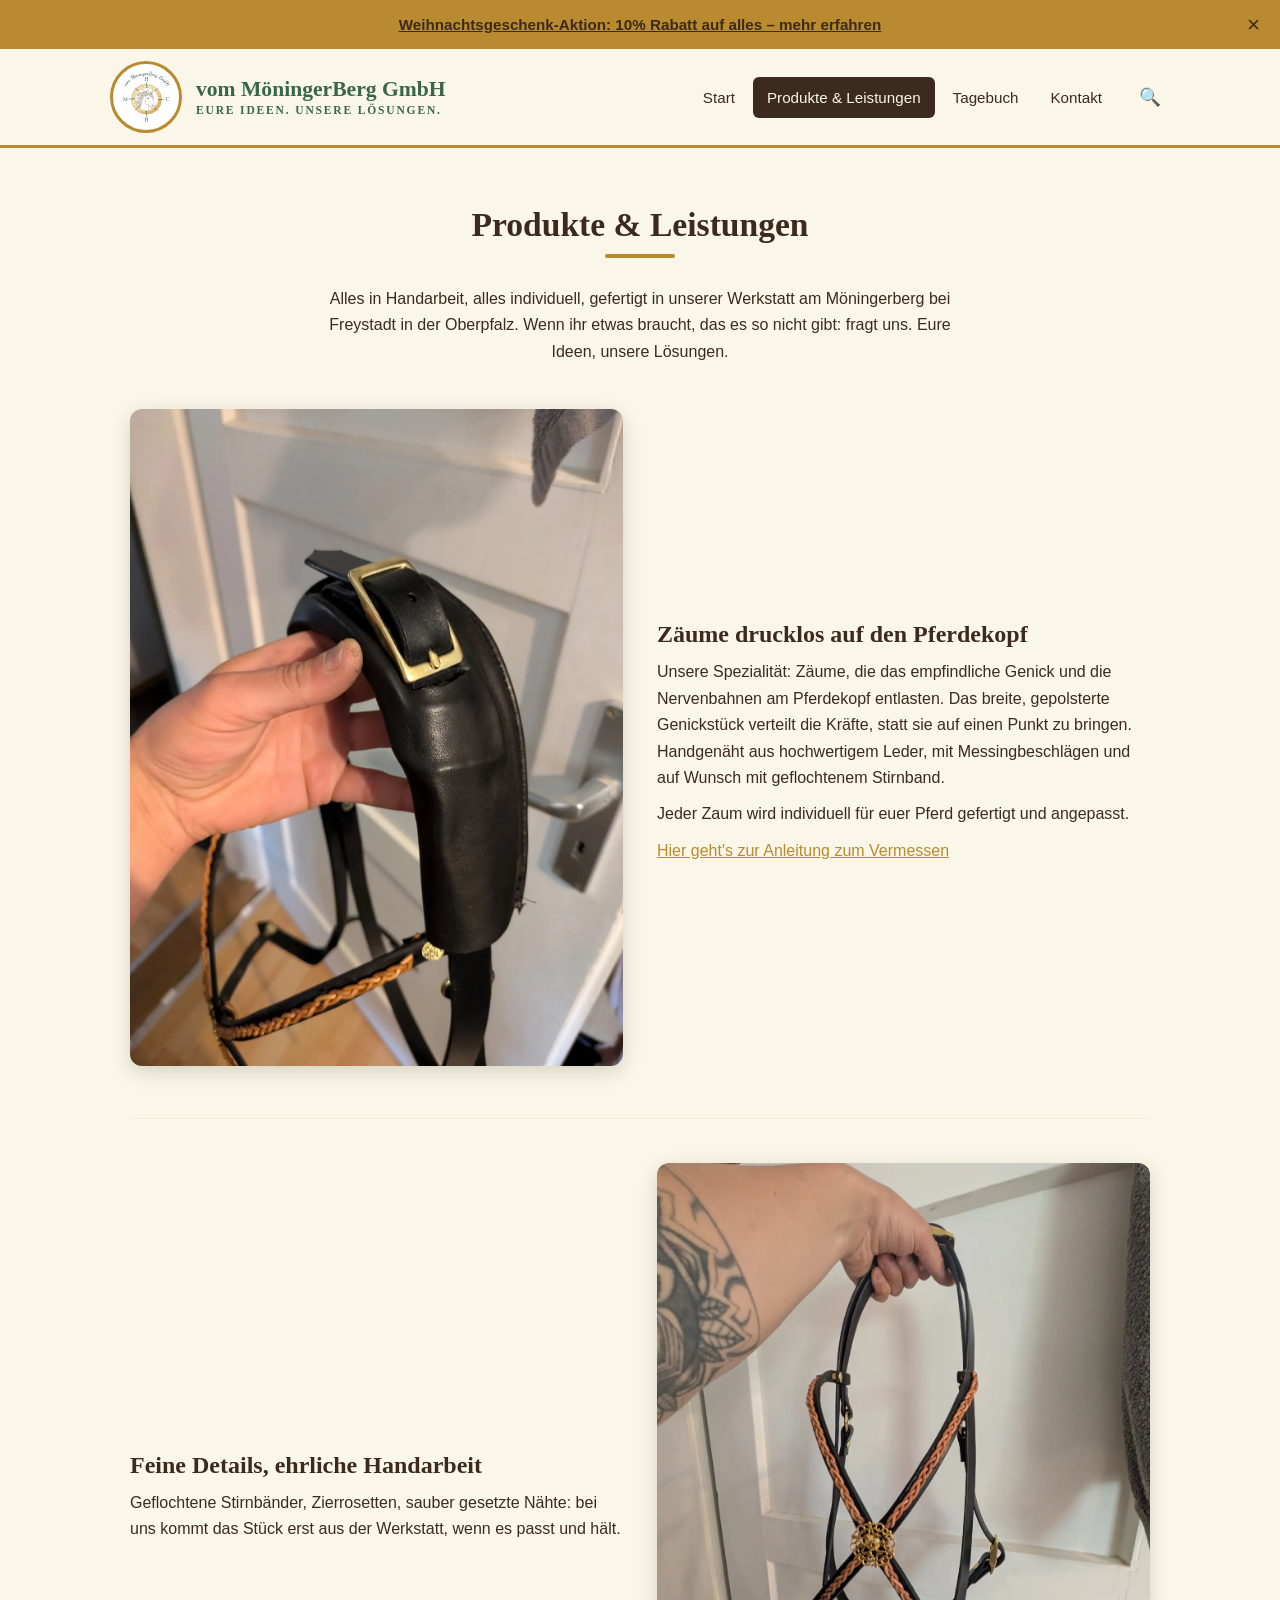
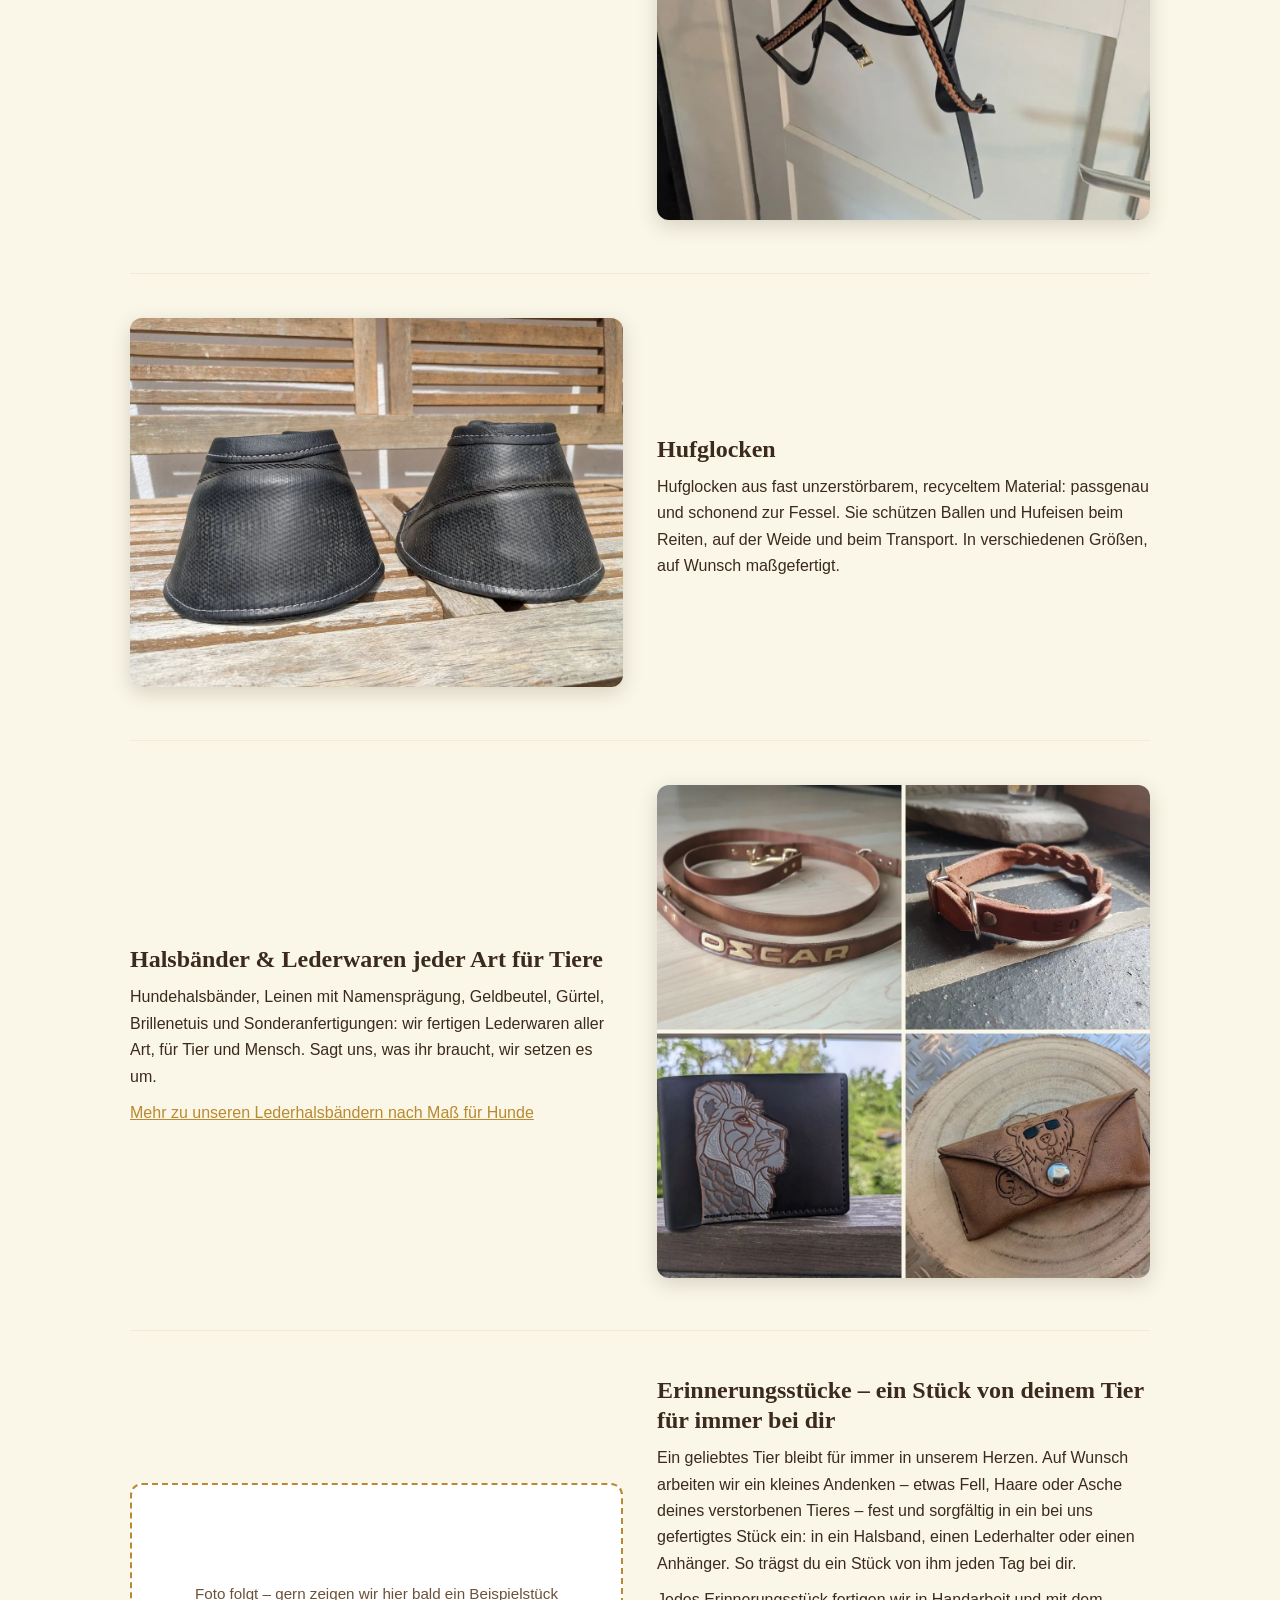
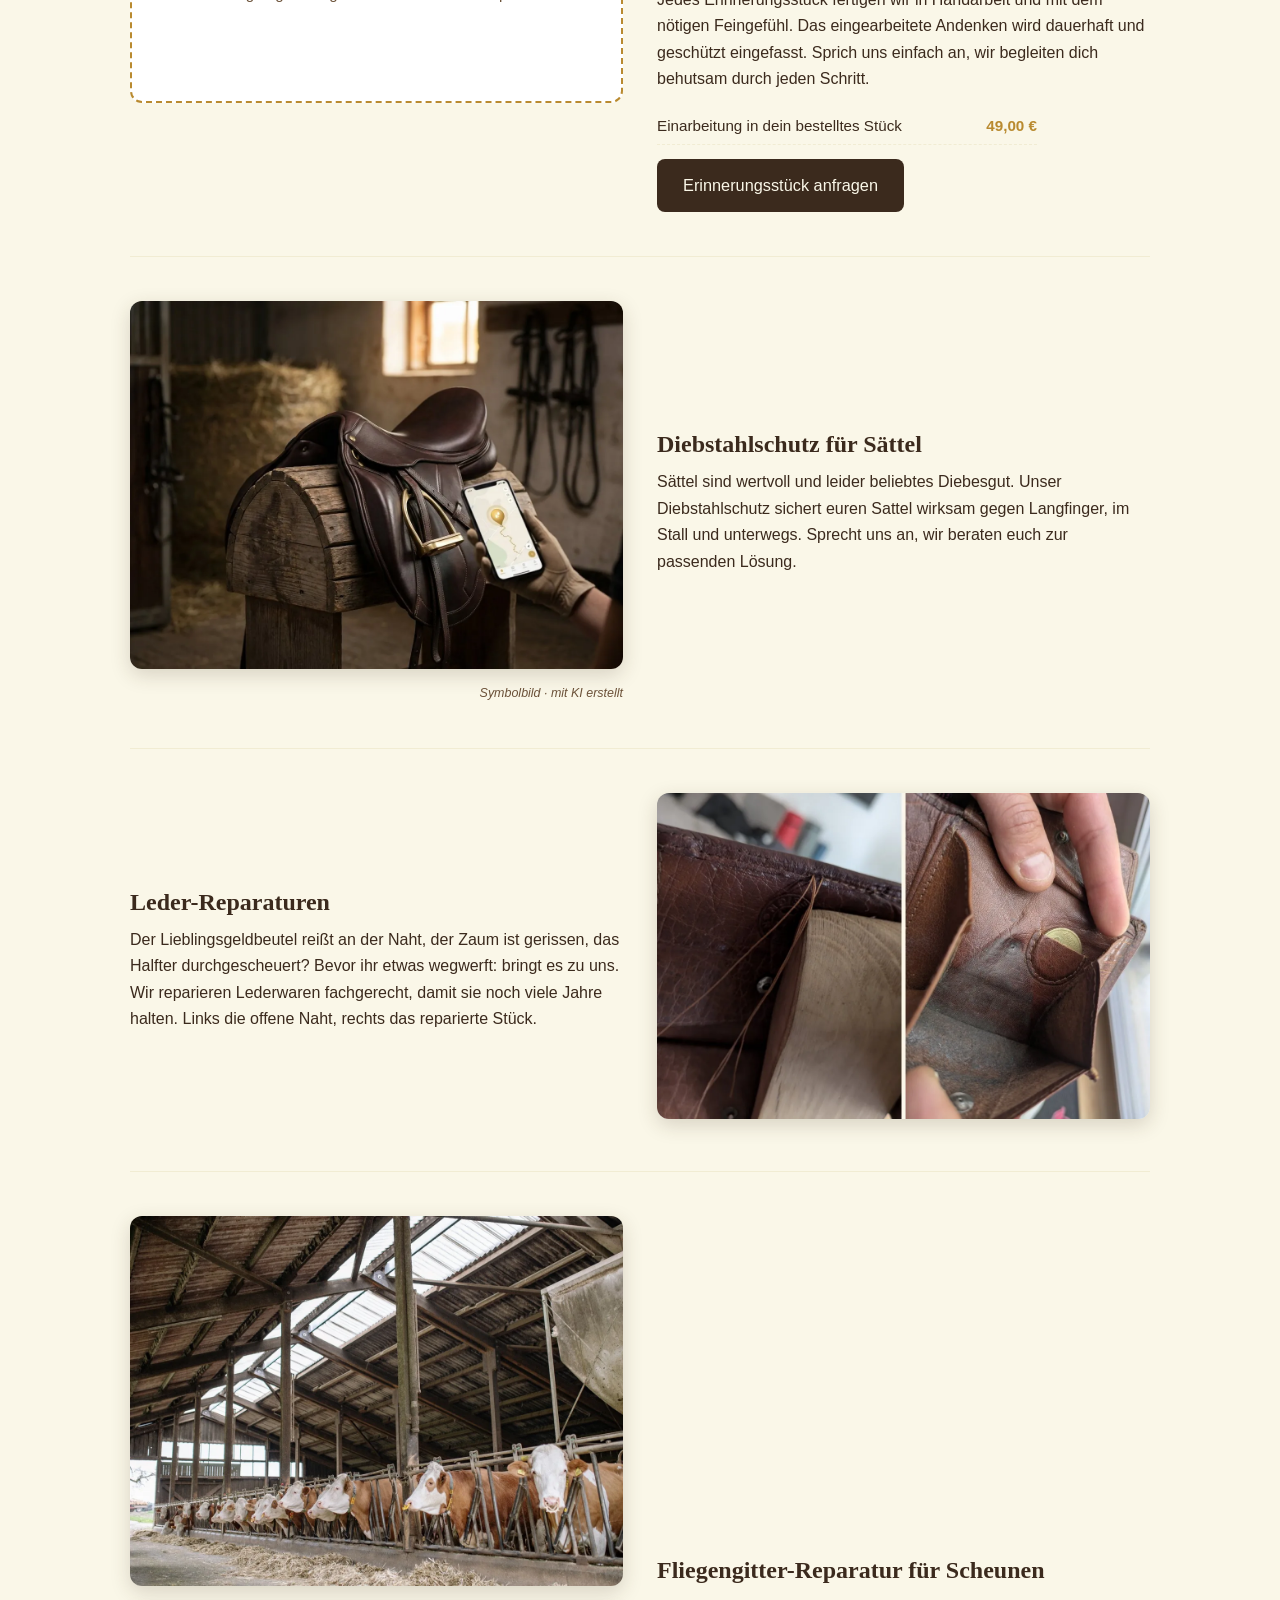
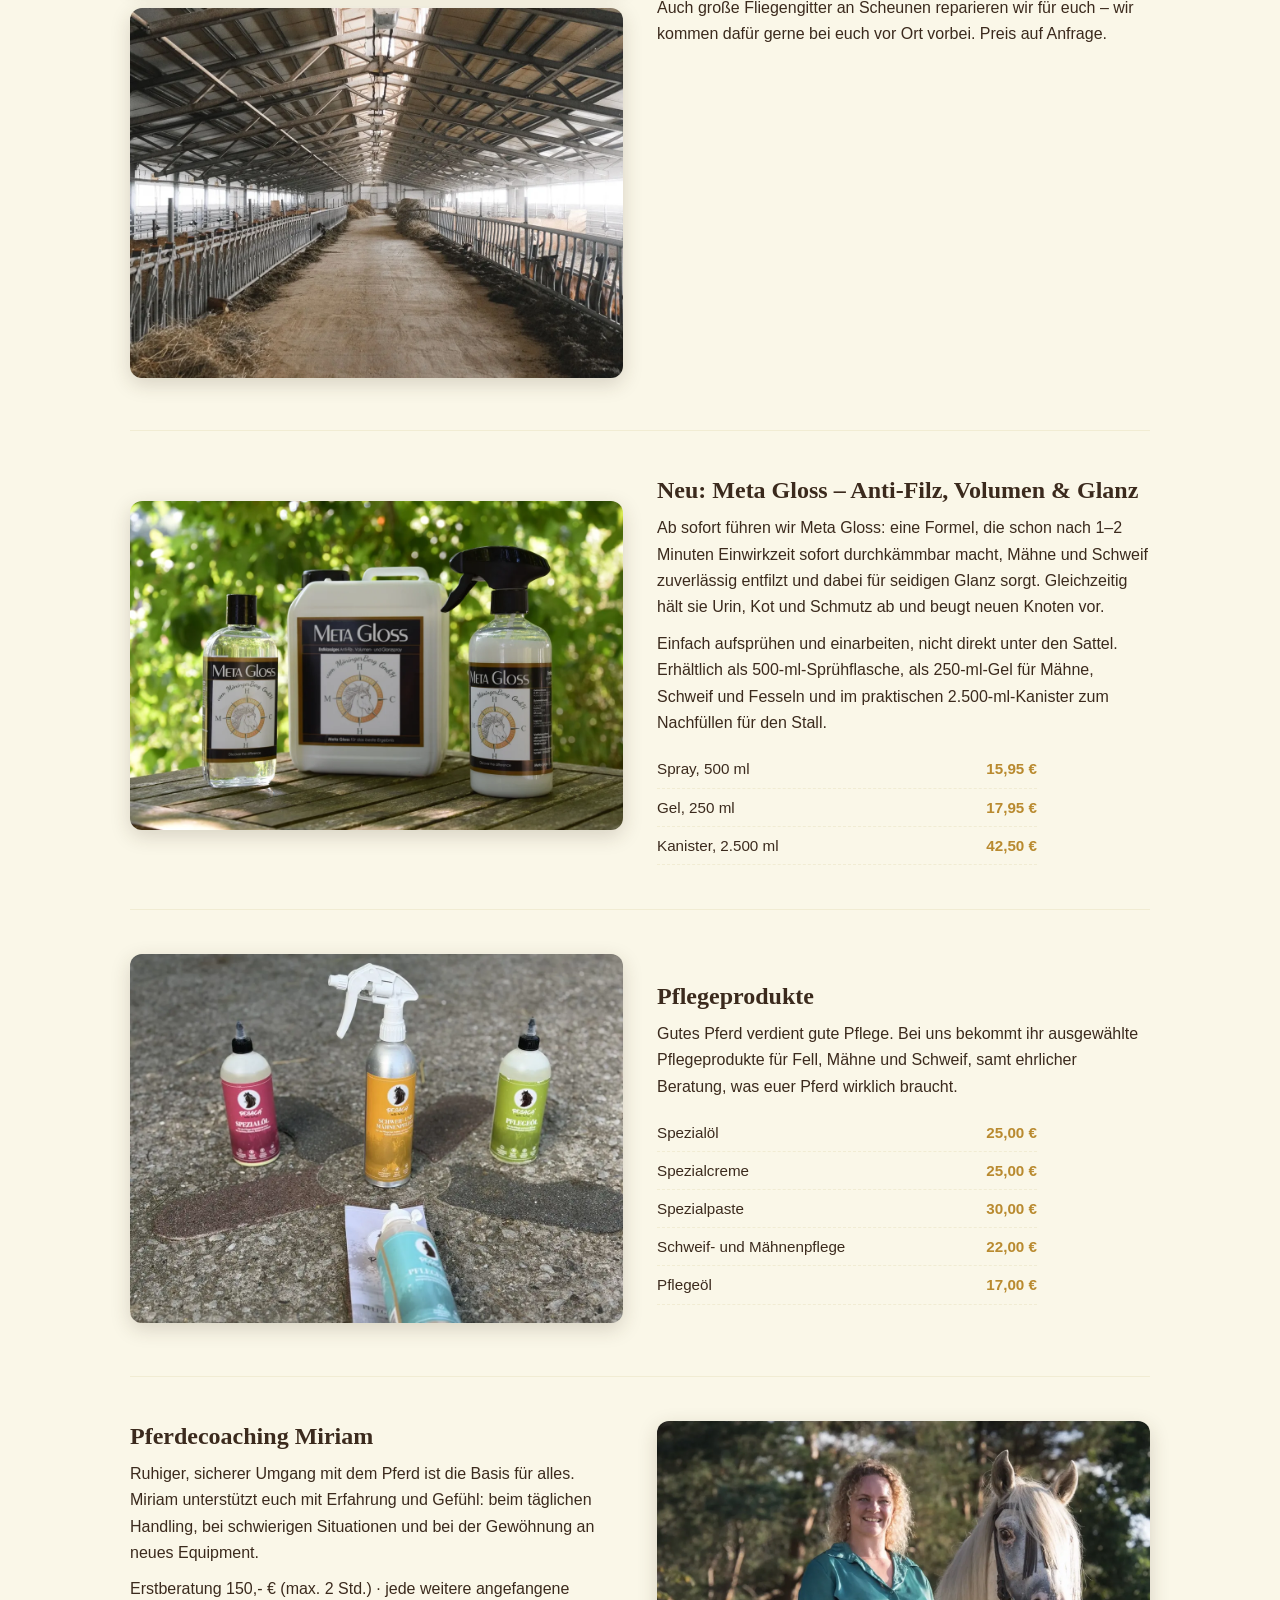
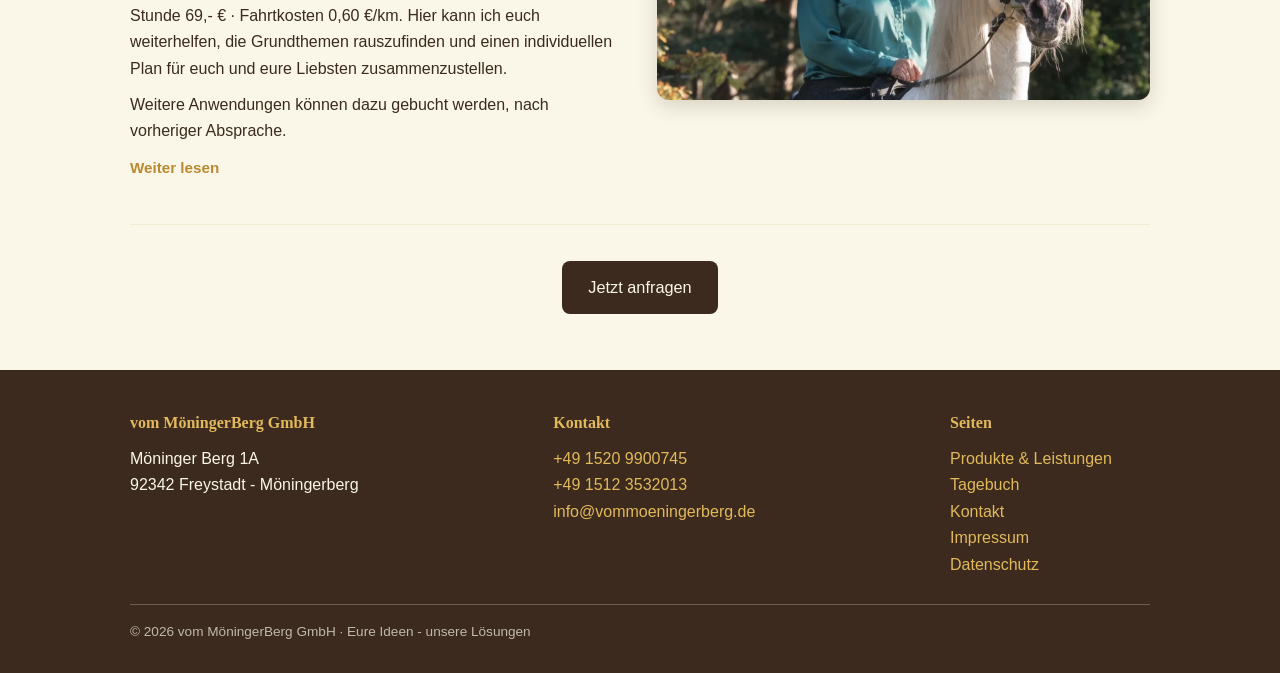
<file: produkte.html>
<!DOCTYPE html>
<html lang="de">
<head>
<meta charset="utf-8">
<meta name="viewport" content="width=device-width, initial-scale=1">
<title>Produkte &amp; Leistungen - vom MöningerBerg GmbH</title>
<meta name="description" content="Drucklose Zäume, Hufglocken, Lederwaren für Tiere, Diebstahlschutz für Sättel, Leder-Reparaturen, Pflegeprodukte und Pferde-Handling durch Miriam, handgefertigt in unserer Werkstatt am Möningerberg bei Freystadt in der Oberpfalz.">
<link rel="stylesheet" href="style.css?v=28">
<script defer src="assets/search.js?v=8"></script>
<link rel="canonical" href="https://www.vommoeningerberg.de/produkte.html">
<link rel="icon" href="assets/favicon.ico" sizes="any">
<link rel="icon" type="image/png" href="assets/favicon.png">
<link rel="apple-touch-icon" href="assets/favicon.png">
<meta property="og:type" content="website">
<meta property="og:site_name" content="vom MöningerBerg GmbH">
<meta property="og:locale" content="de_DE">
<meta property="og:title" content="Produkte &amp; Leistungen - vom MöningerBerg GmbH">
<meta property="og:description" content="Drucklose Zäume, Hufglocken, Lederwaren für Tiere, Diebstahlschutz für Sättel, Leder-Reparaturen, Pflegeprodukte und Pferde-Handling durch Miriam, handgefertigt in unserer Werkstatt am Möningerberg bei Freystadt in der Oberpfalz.">
<meta property="og:url" content="https://www.vommoeningerberg.de/produkte.html">
<meta property="og:image" content="https://www.vommoeningerberg.de/assets/og-vorschau.jpg">
<meta property="og:image:width" content="1200">
<meta property="og:image:height" content="630">
<meta name="twitter:card" content="summary_large_image">
<meta name="twitter:title" content="Produkte &amp; Leistungen - vom MöningerBerg GmbH">
<meta name="twitter:description" content="Drucklose Zäume, Hufglocken, Lederwaren für Tiere, Diebstahlschutz für Sättel, Leder-Reparaturen, Pflegeprodukte und Pferde-Handling durch Miriam, handgefertigt in unserer Werkstatt am Möningerberg bei Freystadt in der Oberpfalz.">
<meta name="twitter:image" content="https://www.vommoeningerberg.de/assets/og-vorschau.jpg">

</head>
<body>

<div id="aktion-banner" class="aktion-banner">
  <a class="aktion-banner-link" href="weihnachtsgeschenk-aktion.html">Weihnachtsgeschenk-Aktion: 10% Rabatt auf alles – mehr erfahren</a>
  <button type="button" class="aktion-banner-close" aria-label="Aktion schließen" onclick="document.getElementById('aktion-banner').style.display='none';try{localStorage.setItem('weihnachtsAktionClosed','1')}catch(e){}">&times;</button>
</div>
<script>try{if(localStorage.getItem('weihnachtsAktionClosed')){document.getElementById('aktion-banner').style.display='none';}}catch(e){}</script>

<header class="site">
  <div class="wrap headbar">
    <div class="logo-badge" aria-hidden="true"></div>
    <a class="wordmark" href="index.html">vom MöningerBerg GmbH
      <small>Eure Ideen. Unsere Lösungen.</small>
    </a>
    <button type="button" class="menu-knopf" aria-label="Menü öffnen" aria-expanded="false"><span></span><span></span><span></span></button>
    <nav class="main">
      <a href="index.html">Start</a>
      <a class="aktiv" href="produkte.html">Produkte &amp; Leistungen</a>
      <a href="tagebuch.html">Tagebuch</a>
      <a href="kontakt.html">Kontakt</a>
    </nav>
    <div class="suche">
      <button type="button" class="suche-knopf" aria-label="Suche öffnen" aria-expanded="false">&#128269;</button>
      <div class="suche-panel" hidden>
        <input type="search" class="suche-eingabe" placeholder="Suchen…" aria-label="Suchbegriff">
        <p class="suche-hinweis" hidden>Häufig gesucht</p>
        <ul class="suche-ergebnisse"></ul>
      </div>
    </div>
  </div>
</header>

<section class="block">
  <div class="wrap">
    <div class="zentriert">
      <h1>Produkte &amp; Leistungen</h1>
      <div class="goldlinie"></div>
      <p class="sub" style="max-width:660px;margin:0 auto">Alles in Handarbeit, alles individuell, gefertigt in unserer Werkstatt am Möningerberg bei Freystadt in der Oberpfalz. Wenn ihr etwas braucht, das es so nicht gibt: fragt uns. Eure Ideen, unsere Lösungen.</p>
    </div>

    <div class="produkt" id="zaeume">
      <picture><source srcset="assets/zaum-drucklos-1.webp" type="image/webp"><img src="assets/zaum-drucklos-1.jpg" width="1201" height="1600" alt="Druckloser Zaum: gepolstertes, anatomisch geformtes Genickstück aus schwarzem Leder mit Messingschnalle"></picture>
      <div>
        <h2>Zäume drucklos auf den Pferdekopf</h2>
        <p>Unsere Spezialität: Zäume, die das empfindliche Genick und die Nervenbahnen am Pferdekopf entlasten. Das breite, gepolsterte Genickstück verteilt die Kräfte, statt sie auf einen Punkt zu bringen. Handgenäht aus hochwertigem Leder, mit Messingbeschlägen und auf Wunsch mit geflochtenem Stirnband.</p>
        <p style="margin-top:10px">Jeder Zaum wird individuell für euer Pferd gefertigt und angepasst.</p>
        <p style="margin-top:10px"><a href="anleitung-vermessen.html">Hier geht's zur Anleitung zum Vermessen</a></p>
      </div>
    </div>

    <div class="produkt">
      <div>
        <h2>Feine Details, ehrliche Handarbeit</h2>
        <p>Geflochtene Stirnbänder, Zierrosetten, sauber gesetzte Nähte: bei uns kommt das Stück erst aus der Werkstatt, wenn es passt und hält.</p>
      </div>
      <picture><source srcset="assets/zaum-drucklos-2.webp" type="image/webp"><img src="assets/zaum-drucklos-2.jpg" width="1201" height="1600" loading="lazy" alt="Kompletter handgefertigter Zaum mit geflochtenem cognacfarbenem Stirnband und goldener Rosette"></picture>
    </div>

    <div class="produkt" id="hufglocken">
      <picture><source srcset="assets/produkt-hufglocken.webp" type="image/webp"><img src="assets/produkt-hufglocken.jpg" width="1200" height="900" loading="lazy" alt="Zwei robuste schwarze Hufglocken aus recyceltem Material auf einer Holzbank"></picture>
      <div>
        <h2>Hufglocken</h2>
        <p>Hufglocken aus fast unzerstörbarem, recyceltem Material: passgenau und schonend zur Fessel. Sie schützen Ballen und Hufeisen beim Reiten, auf der Weide und beim Transport. In verschiedenen Größen, auf Wunsch maßgefertigt.</p>
      </div>
    </div>

    <div class="produkt" id="lederwaren">
      <div>
        <h2>Halsbänder &amp; Lederwaren jeder Art für Tiere</h2>
        <p>Hundehalsbänder, Leinen mit Namensprägung, Geldbeutel, Gürtel, Brillenetuis und Sonderanfertigungen: wir fertigen Lederwaren aller Art, für Tier und Mensch. Sagt uns, was ihr braucht, wir setzen es um.</p>
        <p style="margin-top:10px"><a href="lederhalsbaender.html">Mehr zu unseren Lederhalsbändern nach Maß für Hunde</a></p>
      </div>
      <picture><source srcset="assets/produkt-lederwaren.webp" type="image/webp"><img src="assets/produkt-lederwaren.jpg" width="1210" height="1210" loading="lazy" alt="Vier handgefertigte Lederwaren: Hundeleine mit Prägung Oscar, geflochtenes Halsband Leo, Geldbeutel mit Löwenmotiv und Brillenetui mit Bärmotiv"></picture>
    </div>

    <div class="produkt" id="erinnerung">
      <div class="foto-fehlt" aria-hidden="true">Foto folgt – gern zeigen wir hier bald ein Beispielstück</div>
      <div>
        <h2>Erinnerungsstücke – ein Stück von deinem Tier für immer bei dir</h2>
        <p>Ein geliebtes Tier bleibt für immer in unserem Herzen. Auf Wunsch arbeiten wir ein kleines Andenken – etwas Fell, Haare oder Asche deines verstorbenen Tieres – fest und sorgfältig in ein bei uns gefertigtes Stück ein: in ein Halsband, einen Lederhalter oder einen Anhänger. So trägst du ein Stück von ihm jeden Tag bei dir.</p>
        <p style="margin-top:10px">Jedes Erinnerungsstück fertigen wir in Handarbeit und mit dem nötigen Feingefühl. Das eingearbeitete Andenken wird dauerhaft und geschützt eingefasst. Sprich uns einfach an, wir begleiten dich behutsam durch jeden Schritt.</p>
        <ul class="preisliste">
          <li><span>Einarbeitung in dein bestelltes Stück</span><span>49,00 €</span></li>
        </ul>
        <p style="margin-top:14px"><a class="knopf voll" href="mailto:info@vommoeningerberg.de?subject=Erinnerungsst%C3%BCck%20-%20Anfrage&amp;body=Hallo%2C%0A%0Aich%20m%C3%B6chte%20gern%20ein%20Andenken%20meines%20Tieres%20in%20ein%20Stuck%20einarbeiten%20lassen.%0A%0AArt%20des%20Stucks%20(Halsband%2C%20Lederhalter%2C%20Anhanger)%3A%20%0AAndenken%20(Fell%2FHaare%2FAsche)%3A%20%0AName%20des%20Tieres%3A%20%0A%0AViele%20Gru%C3%9Fe%0A">Erinnerungsstück anfragen</a></p>
      </div>
    </div>

    <div class="produkt" id="diebstahlschutz">
      <figure class="bild-figur"><picture><source srcset="assets/diebstahlschutz-sattelsuche.webp" type="image/webp"><img src="assets/diebstahlschutz-sattelsuche.jpg" width="1200" height="896" loading="lazy" alt="Lederner Sattel auf einem Sattelbock im Stall, daneben ein Smartphone mit Ortungskarte: der Sattel lässt sich bei Diebstahl wiederfinden"></picture><figcaption class="bild-hinweis">Symbolbild · mit KI erstellt</figcaption></figure>
      <div>
        <h2>Diebstahlschutz für Sättel</h2>
        <p>Sättel sind wertvoll und leider beliebtes Diebesgut. Unser Diebstahlschutz sichert euren Sattel wirksam gegen Langfinger, im Stall und unterwegs. Sprecht uns an, wir beraten euch zur passenden Lösung.</p>
      </div>
    </div>

    <div class="produkt" id="reparaturen">
      <div>
        <h2>Leder-Reparaturen</h2>
        <p>Der Lieblingsgeldbeutel reißt an der Naht, der Zaum ist gerissen, das Halfter durchgescheuert? Bevor ihr etwas wegwerft: bringt es zu uns. Wir reparieren Lederwaren fachgerecht, damit sie noch viele Jahre halten. Links die offene Naht, rechts das reparierte Stück.</p>
      </div>
      <picture><source srcset="assets/produkt-reparatur.webp" type="image/webp"><img src="assets/produkt-reparatur.jpg" width="1210" height="800" loading="lazy" alt="Vorher-Nachher einer Geldbeutel-Reparatur: links die aufgetrennte Naht, rechts der fertig reparierte braune Geldbeutel"></picture>
    </div>

    <div class="produkt" id="fliegengitter">
      <div style="display:flex;gap:14px;flex-wrap:wrap">
        <picture><source srcset="assets/produkt-fliegengitter-1.webp" type="image/webp"><img src="assets/produkt-fliegengitter-1.jpg" width="1200" height="900" loading="lazy" style="flex:1 1 240px;max-width:100%;height:auto;margin-top:0" alt="Kühe fressen nebeneinander im offenen Stall, Beispielbild eines großen Stallgebäudes"></picture>
        <picture><source srcset="assets/produkt-fliegengitter-2.webp" type="image/webp"><img src="assets/produkt-fliegengitter-2.jpg" width="1200" height="900" loading="lazy" style="flex:1 1 240px;max-width:100%;height:auto;margin-top:0" alt="Blick durch den Gang eines modernen Kuhstalls, Beispielbild eines großen Stallgebäudes"></picture>
      </div>
      <div>
        <h2>Fliegengitter-Reparatur für Scheunen</h2>
        <p>Auch große Fliegengitter an Scheunen reparieren wir für euch – wir kommen dafür gerne bei euch vor Ort vorbei. Preis auf Anfrage.</p>
      </div>
    </div>

    <div class="produkt" id="metagloss">
      <picture><source srcset="assets/produkt-metagloss.webp" type="image/webp"><img src="assets/produkt-metagloss.jpg" width="1200" height="800" loading="lazy" alt="Meta Gloss Anti-Filz-, Volumen- und Glanzpflege: Gel 250 ml, Kanister 2.500 ml und Spray 500 ml im Garten auf einem Holztisch"></picture>
      <div>
        <h2>Neu: Meta Gloss – Anti-Filz, Volumen &amp; Glanz</h2>
        <p>Ab sofort führen wir Meta Gloss: eine Formel, die schon nach 1–2 Minuten Einwirkzeit sofort durchkämmbar macht, Mähne und Schweif zuverlässig entfilzt und dabei für seidigen Glanz sorgt. Gleichzeitig hält sie Urin, Kot und Schmutz ab und beugt neuen Knoten vor.</p>
        <p style="margin-top:10px">Einfach aufsprühen und einarbeiten, nicht direkt unter den Sattel. Erhältlich als 500-ml-Sprühflasche, als 250-ml-Gel für Mähne, Schweif und Fesseln und im praktischen 2.500-ml-Kanister zum Nachfüllen für den Stall.</p>
        <ul class="preisliste">
          <li><span>Spray, 500 ml</span><span>15,95 €</span></li>
          <li><span>Gel, 250 ml</span><span>17,95 €</span></li>
          <li><span>Kanister, 2.500 ml</span><span>42,50 €</span></li>
        </ul>
      </div>
    </div>

    <div class="produkt" id="pflege">
      <picture><source srcset="assets/produkt-pflege.webp?v=4" type="image/webp"><img src="assets/produkt-pflege.jpg?v=4" width="1200" height="900" loading="lazy" alt="RESACA Pferde-Pflegeprodukte auf dem Stallboden: Spezialöl, Schweif- und Mähnenpflege, Pflegeöl, eine Flasche liegend im Vordergrund"></picture>
      <div>
        <h2>Pflegeprodukte</h2>
        <p>Gutes Pferd verdient gute Pflege. Bei uns bekommt ihr ausgewählte Pflegeprodukte für Fell, Mähne und Schweif, samt ehrlicher Beratung, was euer Pferd wirklich braucht.</p>
        <ul class="preisliste">
          <li><span>Spezialöl</span><span>25,00 €</span></li>
          <li><span>Spezialcreme</span><span>25,00 €</span></li>
          <li><span>Spezialpaste</span><span>30,00 €</span></li>
          <li><span>Schweif- und Mähnenpflege</span><span>22,00 €</span></li>
          <li><span>Pflegeöl</span><span>17,00 €</span></li>
        </ul>
      </div>
    </div>

    <div class="produkt" id="handling">
      <div>
        <h2>Pferdecoaching Miriam</h2>
        <p>Ruhiger, sicherer Umgang mit dem Pferd ist die Basis für alles. Miriam unterstützt euch mit Erfahrung und Gefühl: beim täglichen Handling, bei schwierigen Situationen und bei der Gewöhnung an neues Equipment.</p>
        <p style="margin-top:10px">Erstberatung 150,- € (max. 2 Std.) · jede weitere angefangene Stunde 69,- € · Fahrtkosten 0,60 €/km. Hier kann ich euch weiterhelfen, die Grundthemen rauszufinden und einen individuellen Plan für euch und eure Liebsten zusammenzustellen.</p>
        <p style="margin-top:10px">Weitere Anwendungen können dazu gebucht werden, nach vorheriger Absprache.</p>
        <details class="weiterlesen">
          <summary>Weiter lesen</summary>
          <p>Pferde begleiten mich seit meiner Kindheit. Aufgewachsen bin ich auf dem Möningerberg, wo meine Familie seit 1992 Pferde der reinen spanischen Rasse (P.R.E.) gezüchtet hat. Die artgerechte Herdenhaltung inmitten weitläufiger Koppeln hat mich früh gelehrt, Pferde in ihrem natürlichen Verhalten zu beobachten und ihre Körpersprache zu verstehen. Dabei wurde mir schon als Kind bewusst: Pferde und Menschen sprechen unterschiedliche Sprachen – und genau darin liegt oft der Schlüssel zu Missverständnissen.</p>
          <p>Über viele Jahre durfte ich von den unterschiedlichsten Fachleuten lernen – von Hufschmieden, Tierärzten, Osteopathen, Physiotherapeuten, Pferdepflegern und Landwirten. Aus diesem wertvollen Erfahrungsschatz entwickelte ich eine eigene Herangehensweise, die das Verständnis zwischen Pferd und Mensch in den Mittelpunkt stellt. Denn nachhaltiger Erfolg entsteht nicht durch Druck, sondern durch gegenseitiges Vertrauen.</p>
          <p>Auch meine reiterliche Ausbildung wurde von außergewöhnlichen Ausbildern geprägt, deren Wissen und Philosophie mich bis heute begleiten. In meiner Arbeit lege ich großen Wert darauf, die individuellen Stärken von Pferd und Reiter zu erkennen und gezielt weiterzuentwickeln. Mein Training basiert auf Leichtigkeit, Klarheit und positiver Bestätigung – ohne Zwang, Kraft oder unnötigen Stress.</p>
          <p>Ein weiterer Meilenstein war die Gründung einer Sattelfirma durch meine Eltern im Jahr 1999, an der ich später als Mitinhaberin und Geschäftsführerin mitwirkte. In dieser Zeit entwickelte ich eine ganzheitliche Methode der Sattelanpassung, bei der nicht nur die Anatomie von Pferd und Reiter berücksichtigt wird, sondern auch Faktoren wie Ausbildungsstand, Muskulatur, Training und Alter. Dieses Wissen durfte ich über viele Jahre erfolgreich anwenden und an Fachhändler und Vertriebspartner weitergeben.</p>
          <p>Meine Arbeit wird durch zahlreiche Weiterbildungen ergänzt, darunter Kenntnisse in der APM am Pferd, chinesischer Massage, Dorn-Therapie für Mensch und Pferd, der Anwendung ätherischer Öle sowie eine zertifizierte Ausbildung zur HypnoPractitioner.</p>
          <p><strong>Meine Philosophie</strong></p>
          <p>Jedes Pferd und jeder Mensch ist einzigartig. Deshalb gibt es bei mir keine Standardlösungen, sondern individuelle, ehrliche und praxisnahe Beratung. Mein Ziel ist es, eine vertrauensvolle Verbindung zwischen Pferd und Reiter zu schaffen – mit Verständnis statt Druck und mit Lösungen, die langfristig funktionieren.</p>
          <p>Meine Grundsätze sind dabei klar:</p>
          <ul class="merkmale">
            <li>Ehrliche Beratung statt leere Versprechen.</li>
            <li>Kein Zwang, keine Manipulation, kein Druck.</li>
            <li>Keine Kompromisse auf Kosten von Pferd oder Mensch.</li>
            <li>Nachhaltige Lösungen, die beide als Team stärken.</li>
          </ul>
          <p>Wenn Sie sich eine einfühlsame, fachlich fundierte Begleitung wünschen, bei der das Wohl von Pferd und Mensch gleichermaßen im Mittelpunkt steht, freue ich mich darauf, Sie und Ihr Pferd kennenzulernen.</p>
        </details>
      </div>
      <picture><source srcset="assets/miriam-pferd.webp" type="image/webp"><img src="assets/miriam-pferd.jpg" width="1400" height="793" loading="lazy" alt="Miriam Thoma im grünen Hemd neben einem hellen Andalusier-Pferd im Abendlicht"></picture>
    </div>

    <div class="zentriert" style="margin-top:36px">
      <a class="knopf voll" href="kontakt.html">Jetzt anfragen</a>
    </div>
  </div>
</section>

<footer class="site">
  <div class="wrap">
    <div class="fusszeilen">
      <div class="spalte">
        <h4>vom MöningerBerg GmbH</h4>
        <p>Möninger Berg 1A<br>92342 Freystadt - Möningerberg</p>
      </div>
      <div class="spalte">
        <h4>Kontakt</h4>
        <p><a href="tel:+4915209900745">+49 1520 9900745</a><br>
           <a href="tel:+4915123532013">+49 1512 3532013</a><br>
           <a href="mailto:info@vommoeningerberg.de">info@vommoeningerberg.de</a></p>
      </div>
      <div class="spalte">
        <h4>Seiten</h4>
        <p><a href="produkte.html">Produkte &amp; Leistungen</a><br>
           <a href="tagebuch.html">Tagebuch</a><br>
           <a href="kontakt.html">Kontakt</a><br>
           <a href="impressum.html">Impressum</a><br>
           <a href="datenschutz.html">Datenschutz</a></p>
      </div>
    </div>
    <p class="kleindruck">© 2026 vom MöningerBerg GmbH · Eure Ideen - unsere Lösungen</p>
  </div>
</footer>

</body>
</html>
</file>
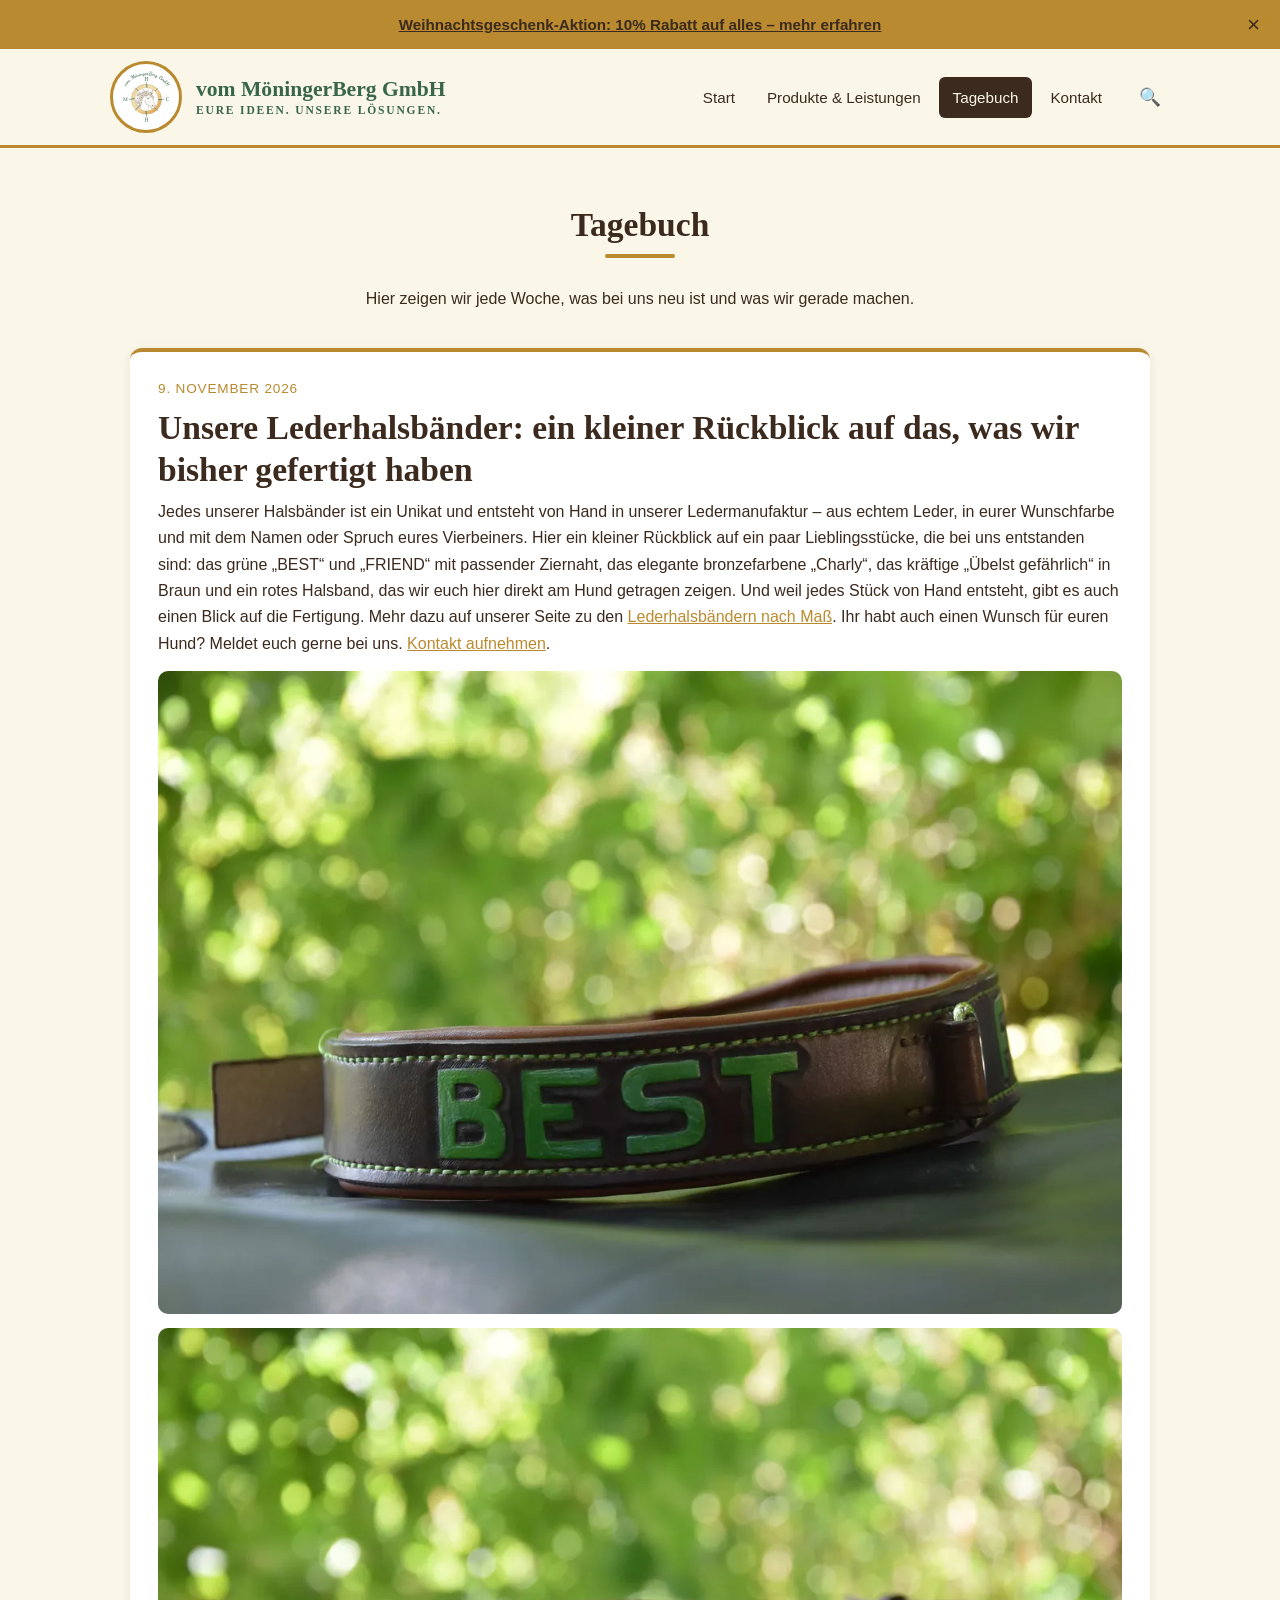
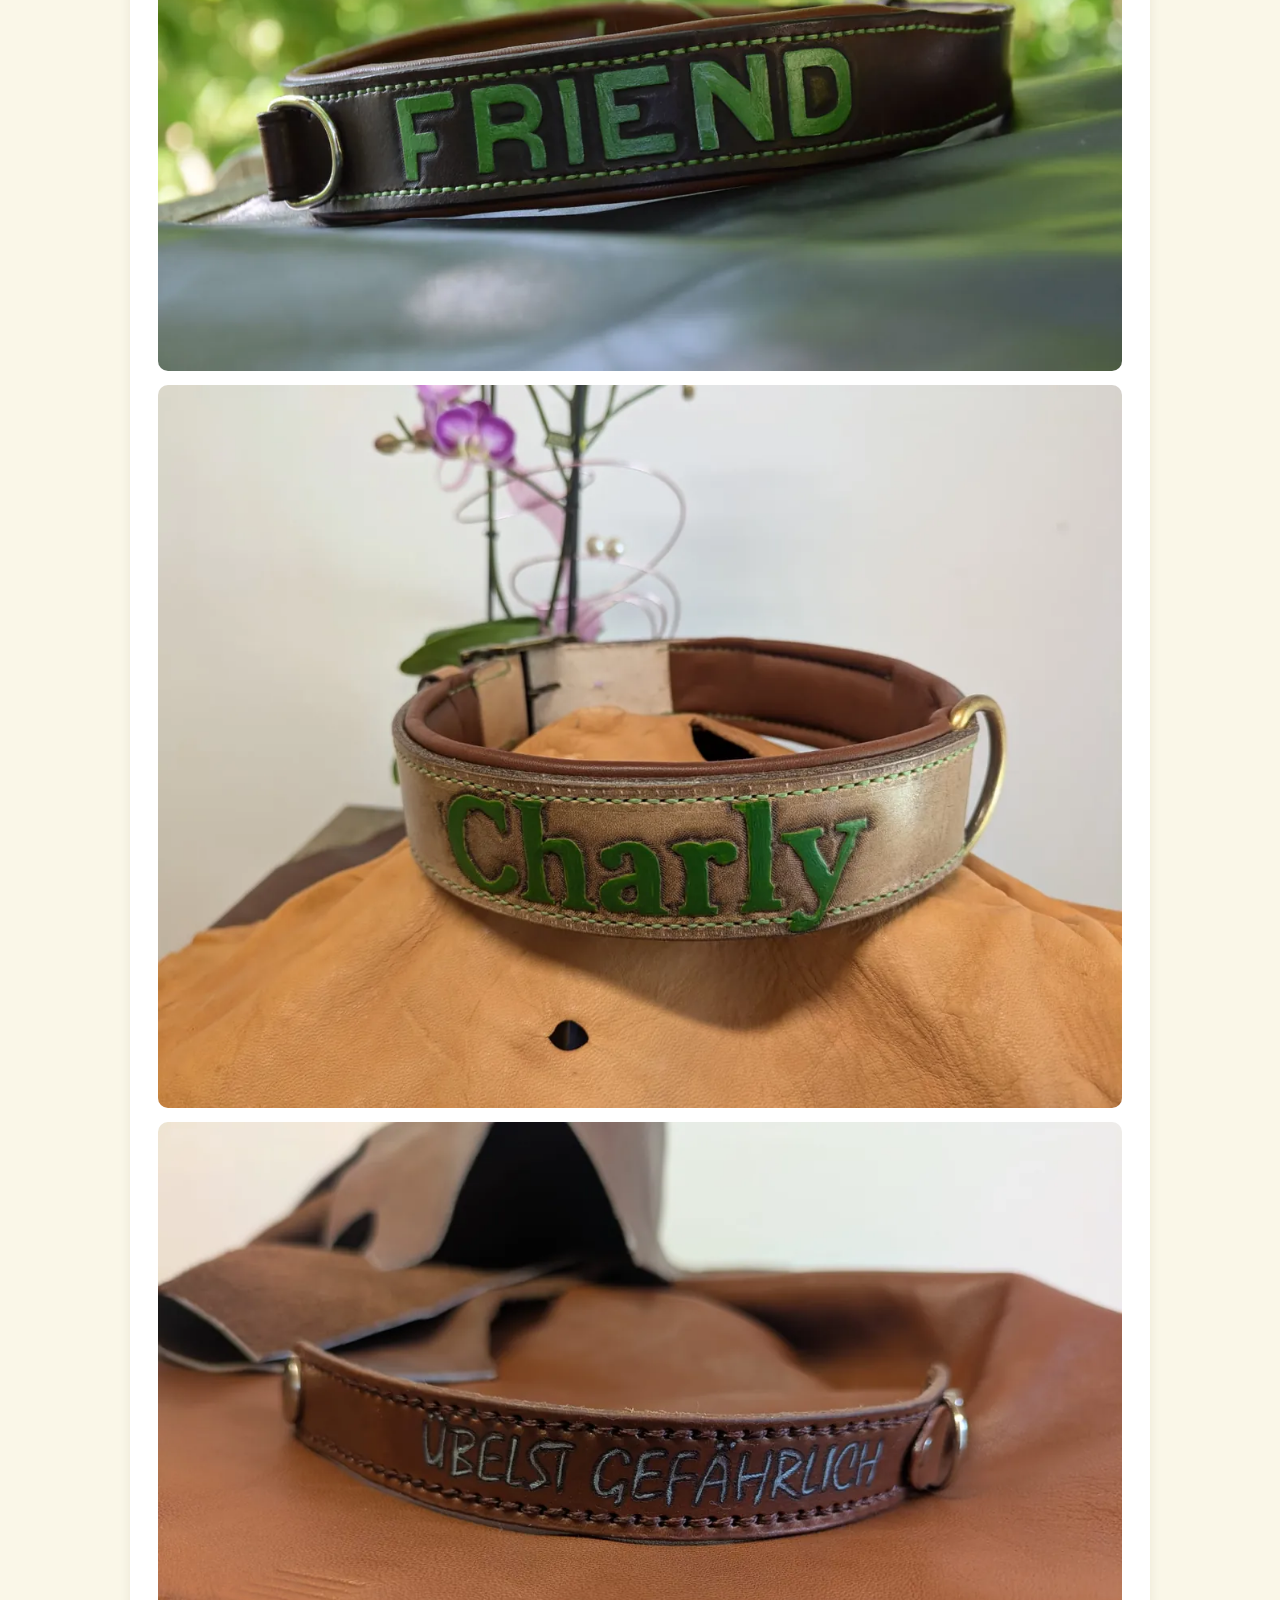
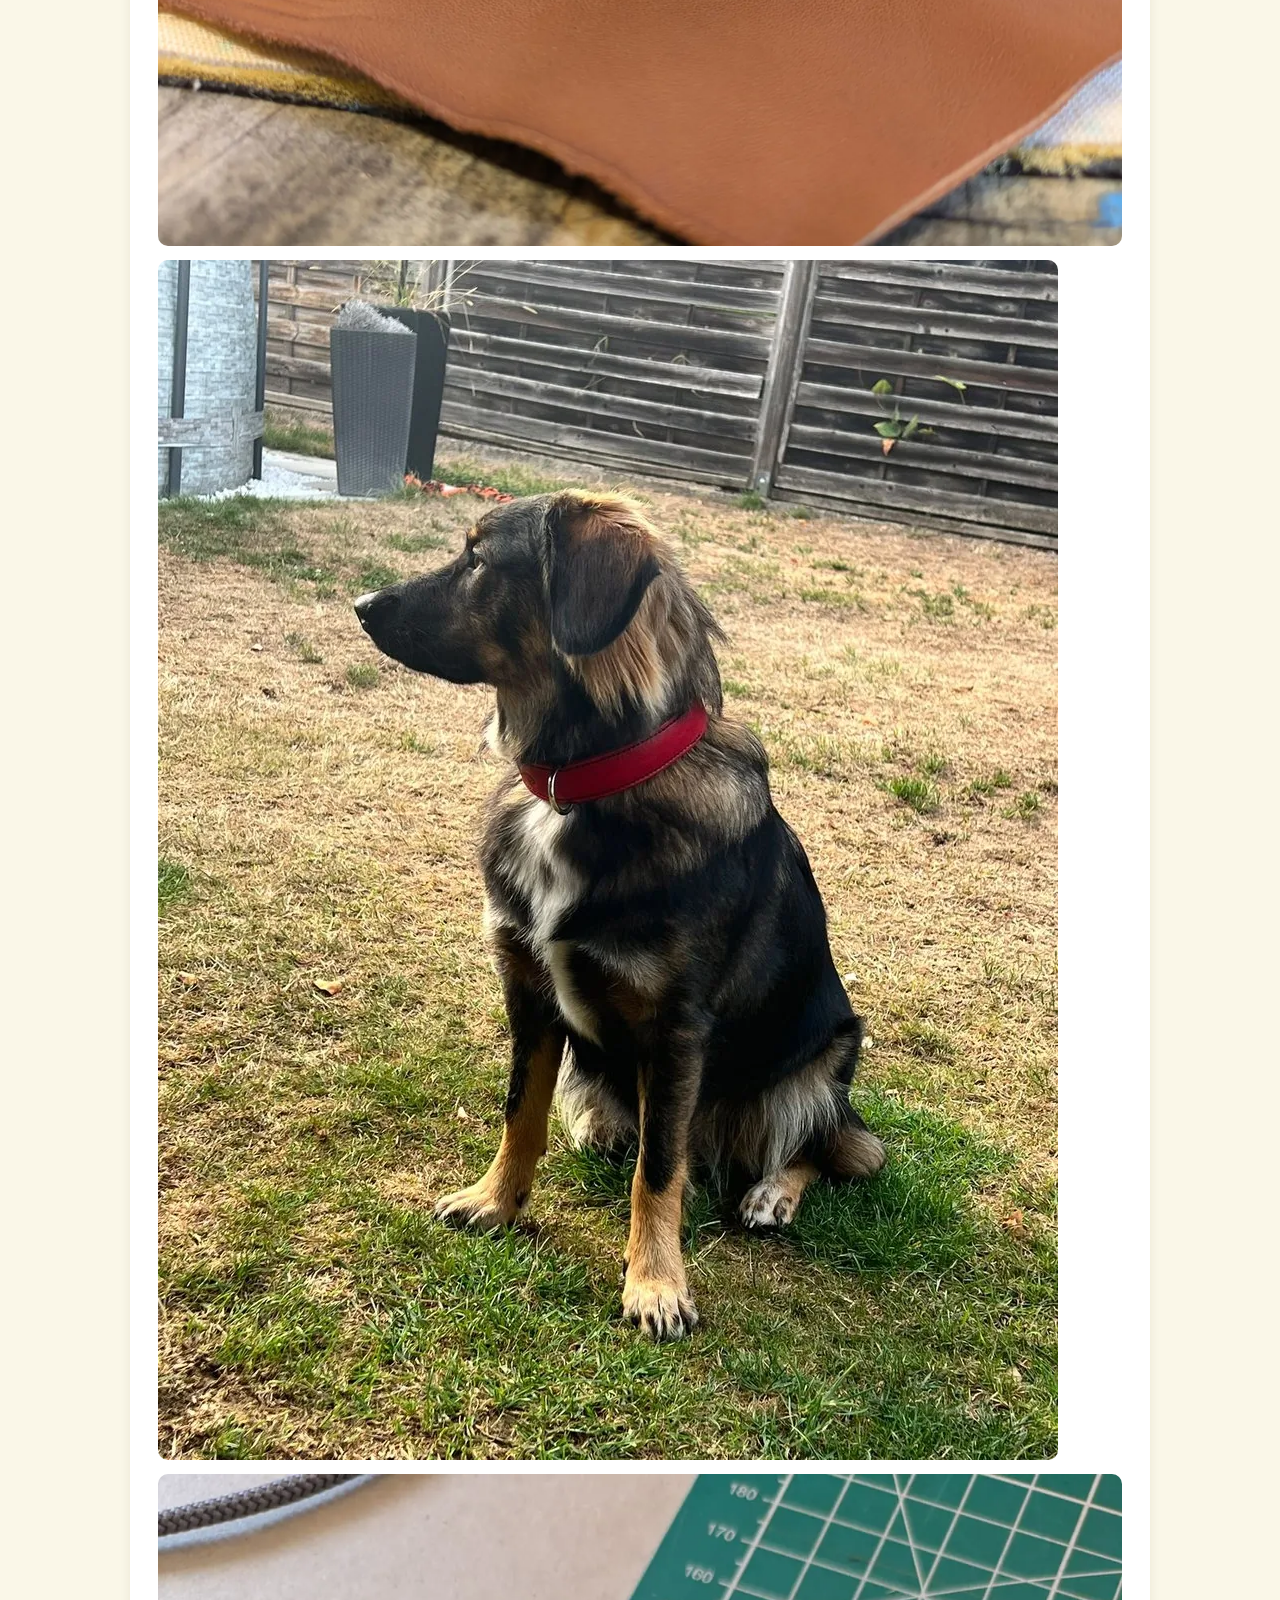
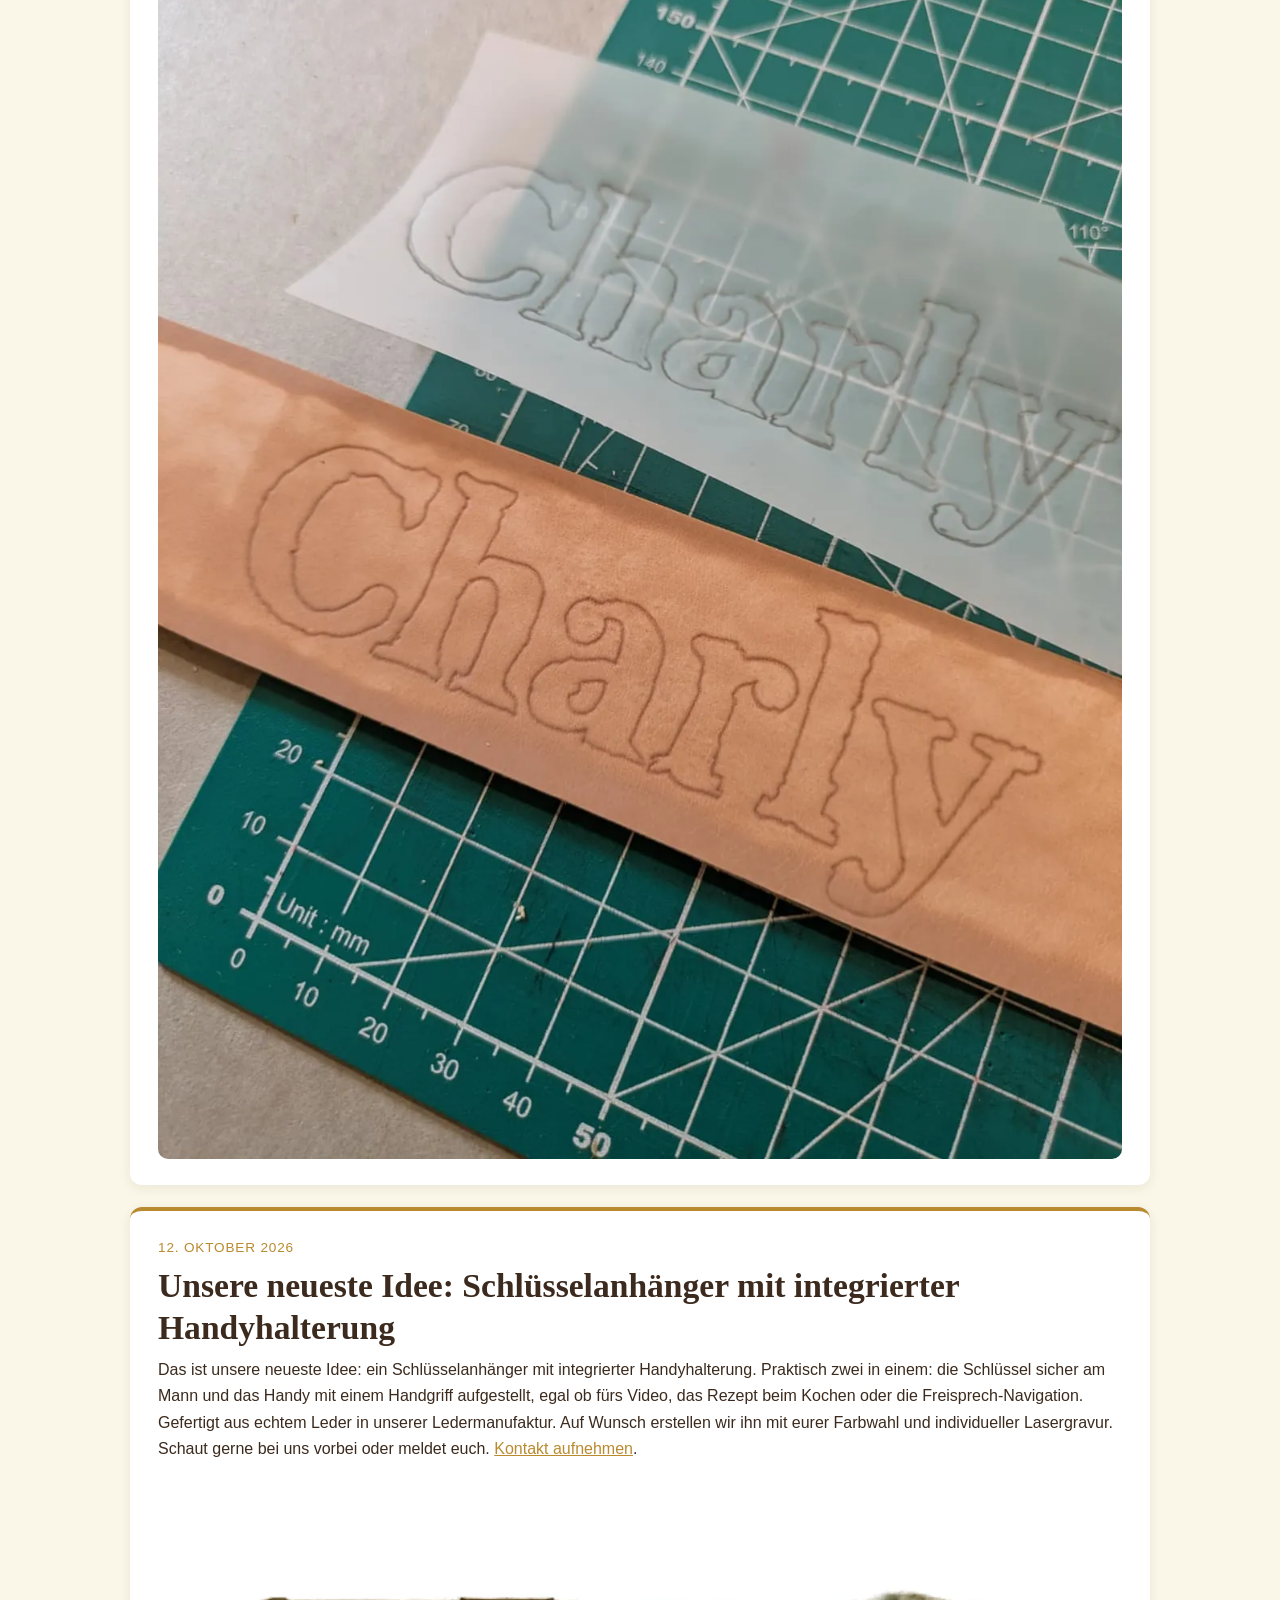
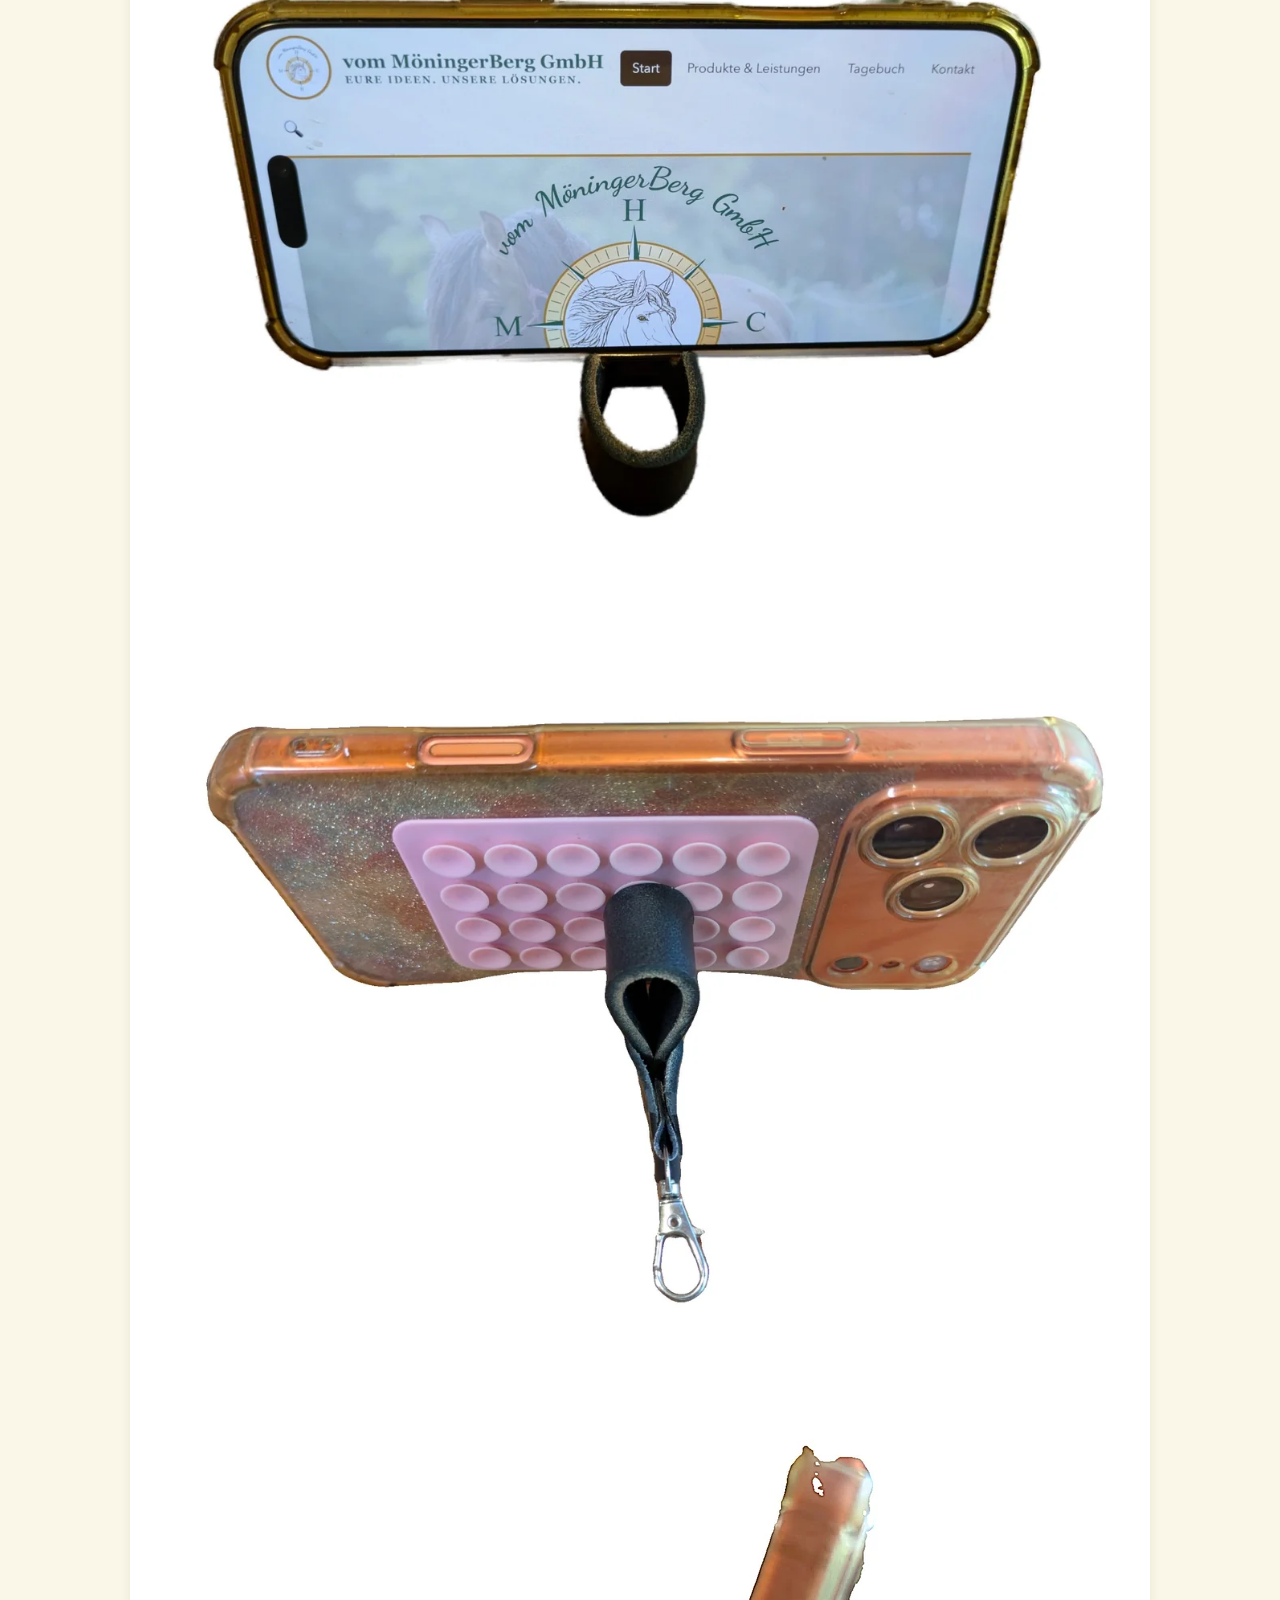
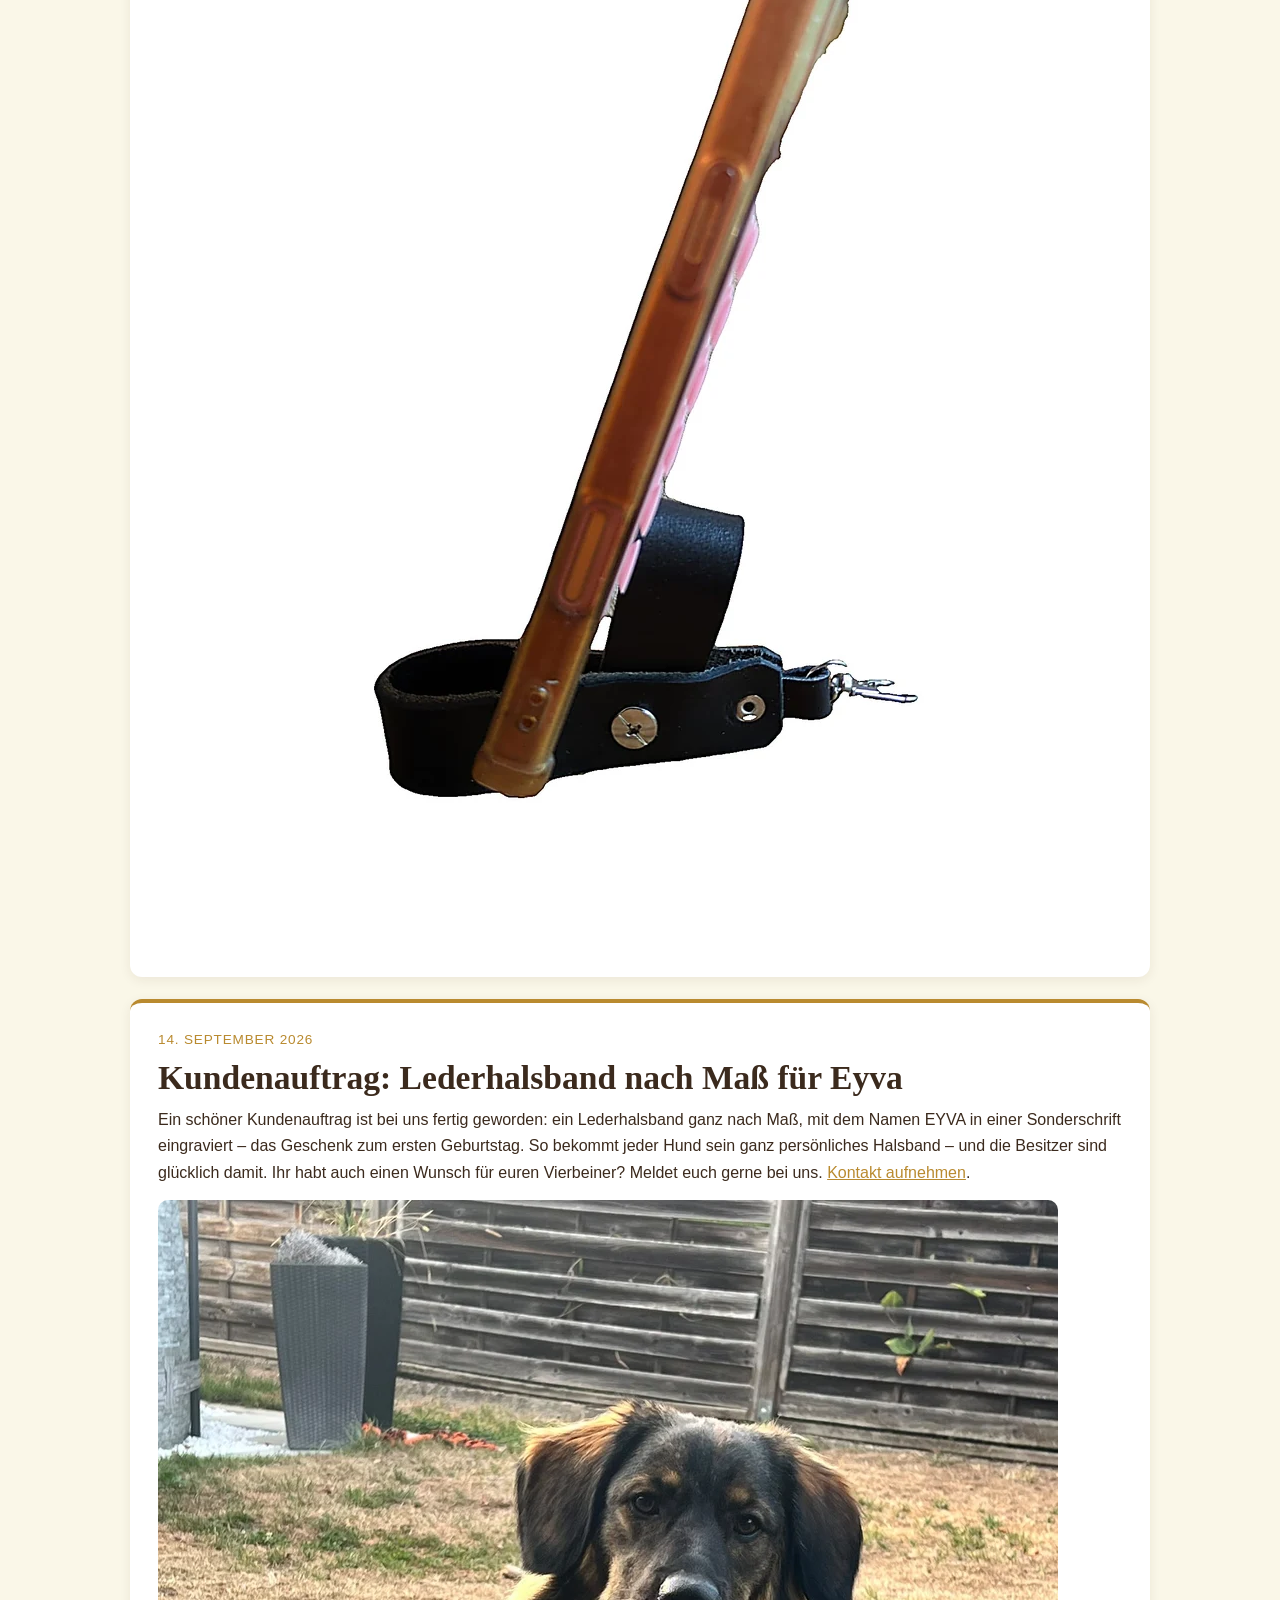
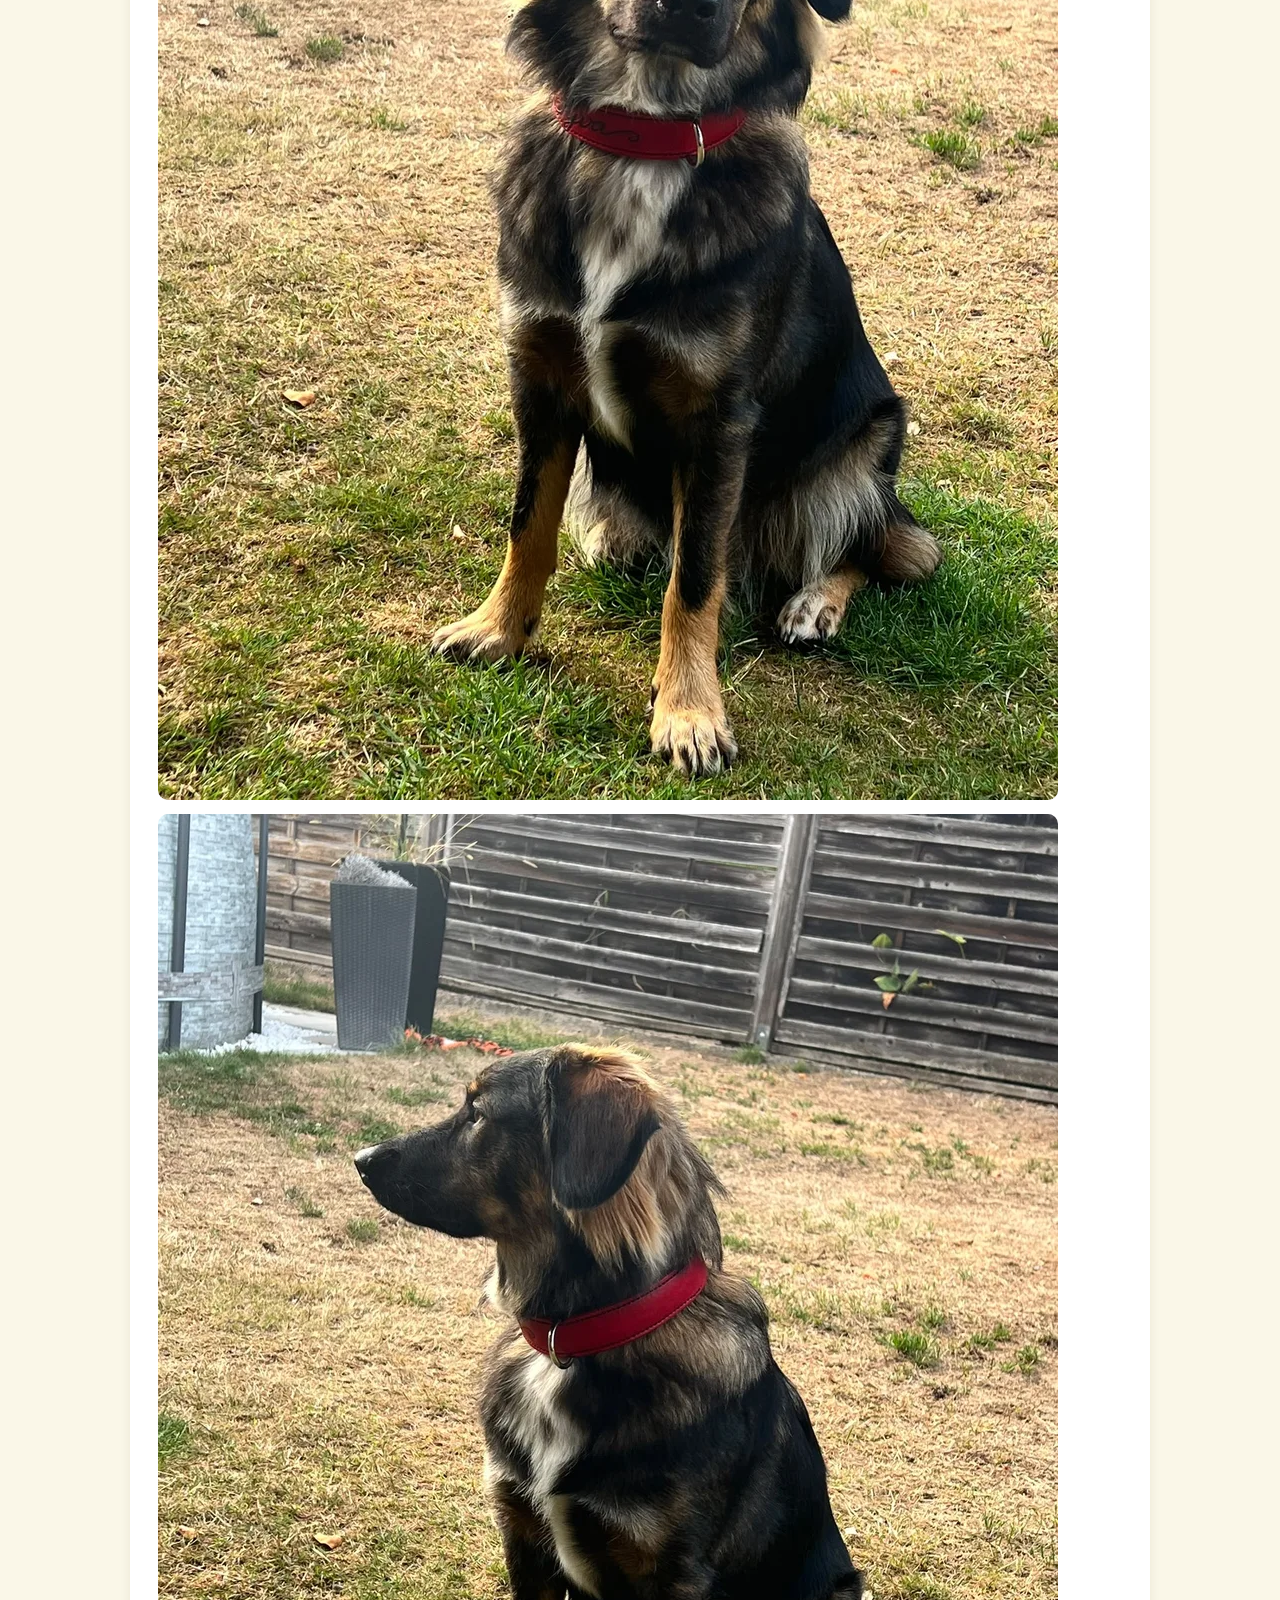
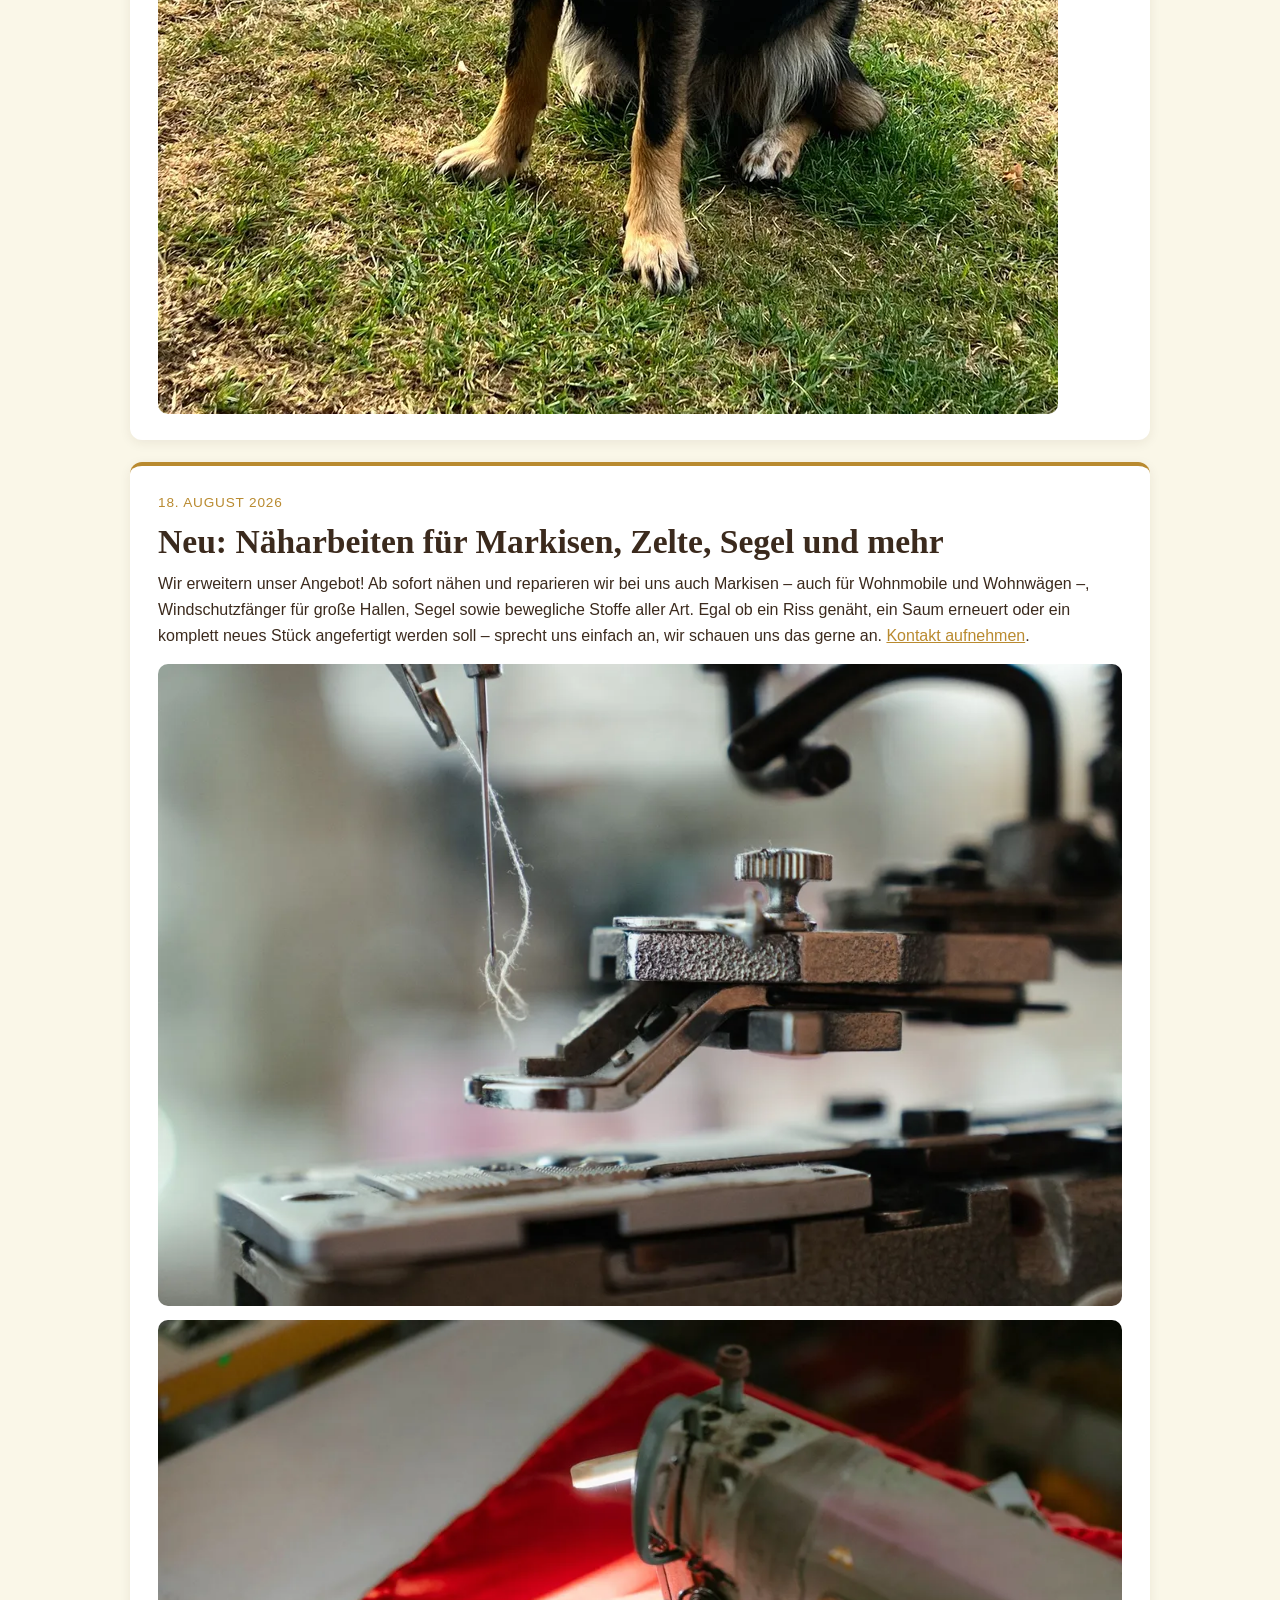
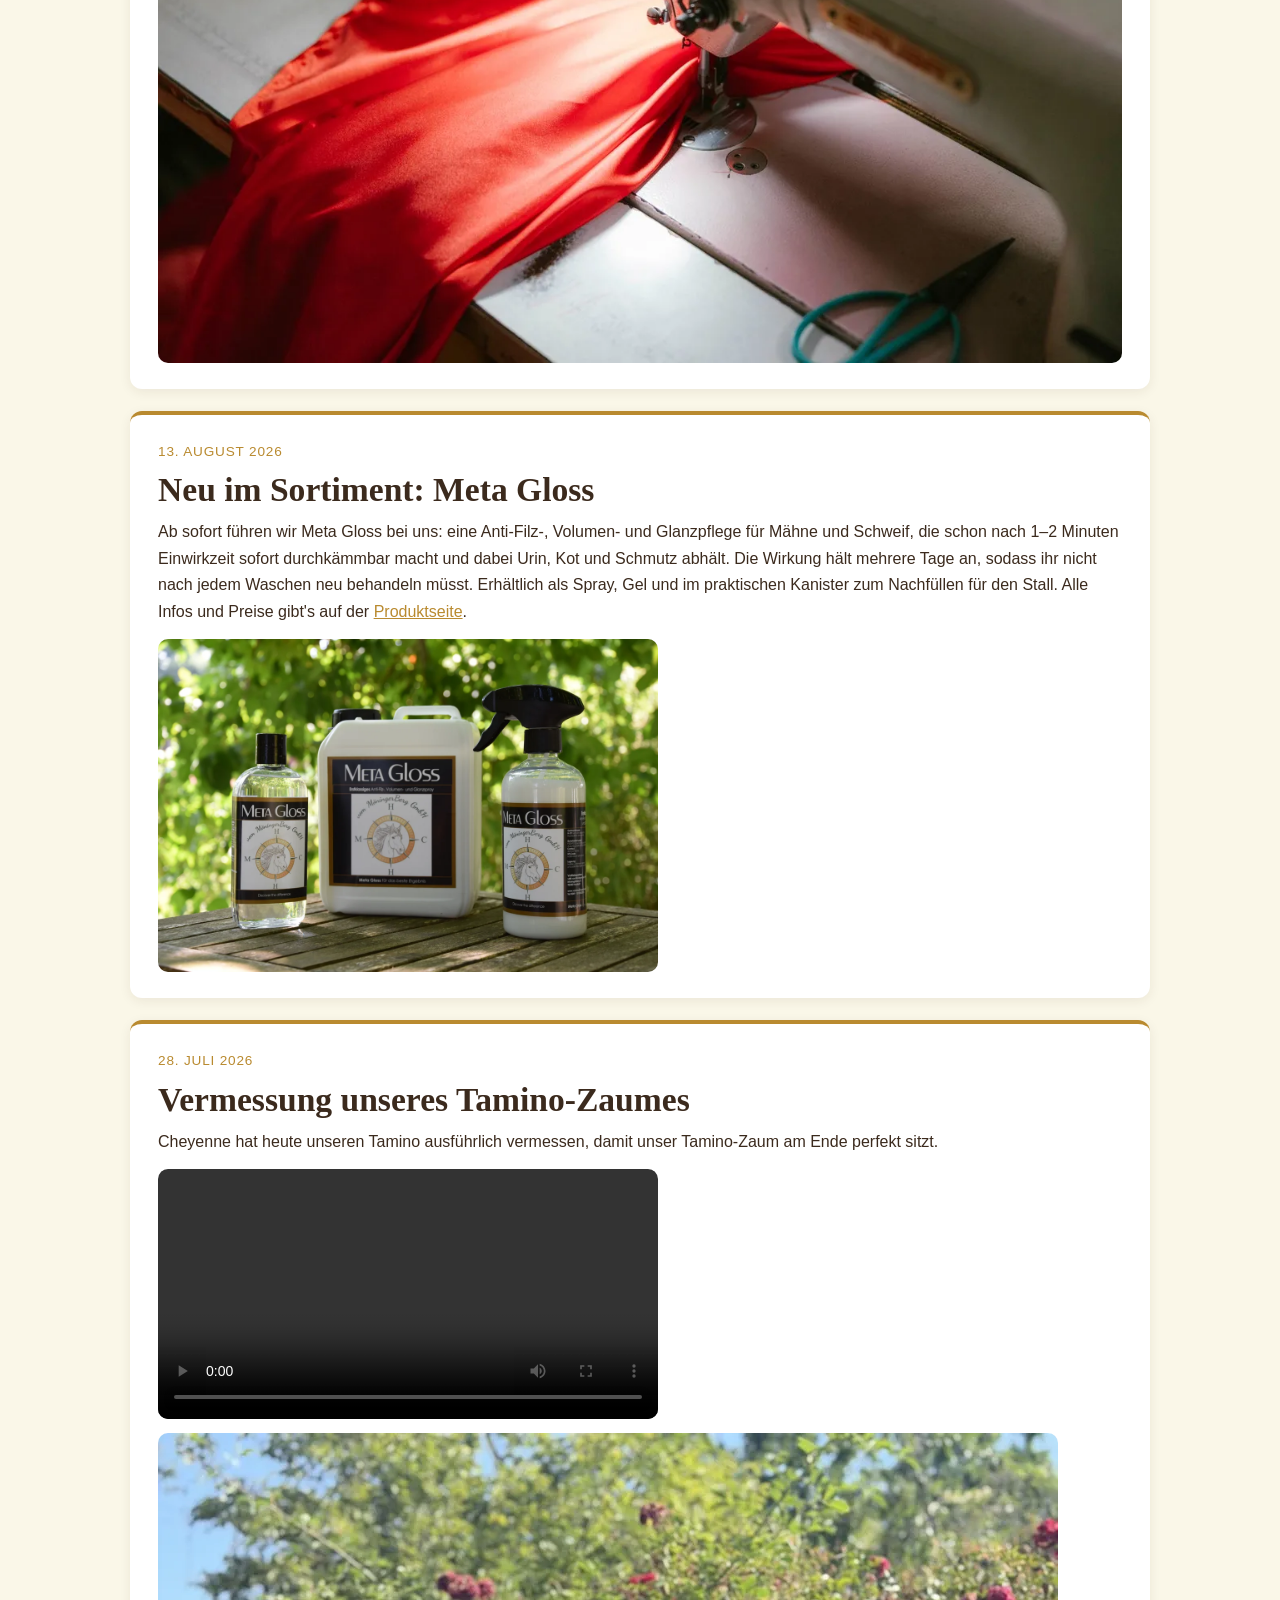
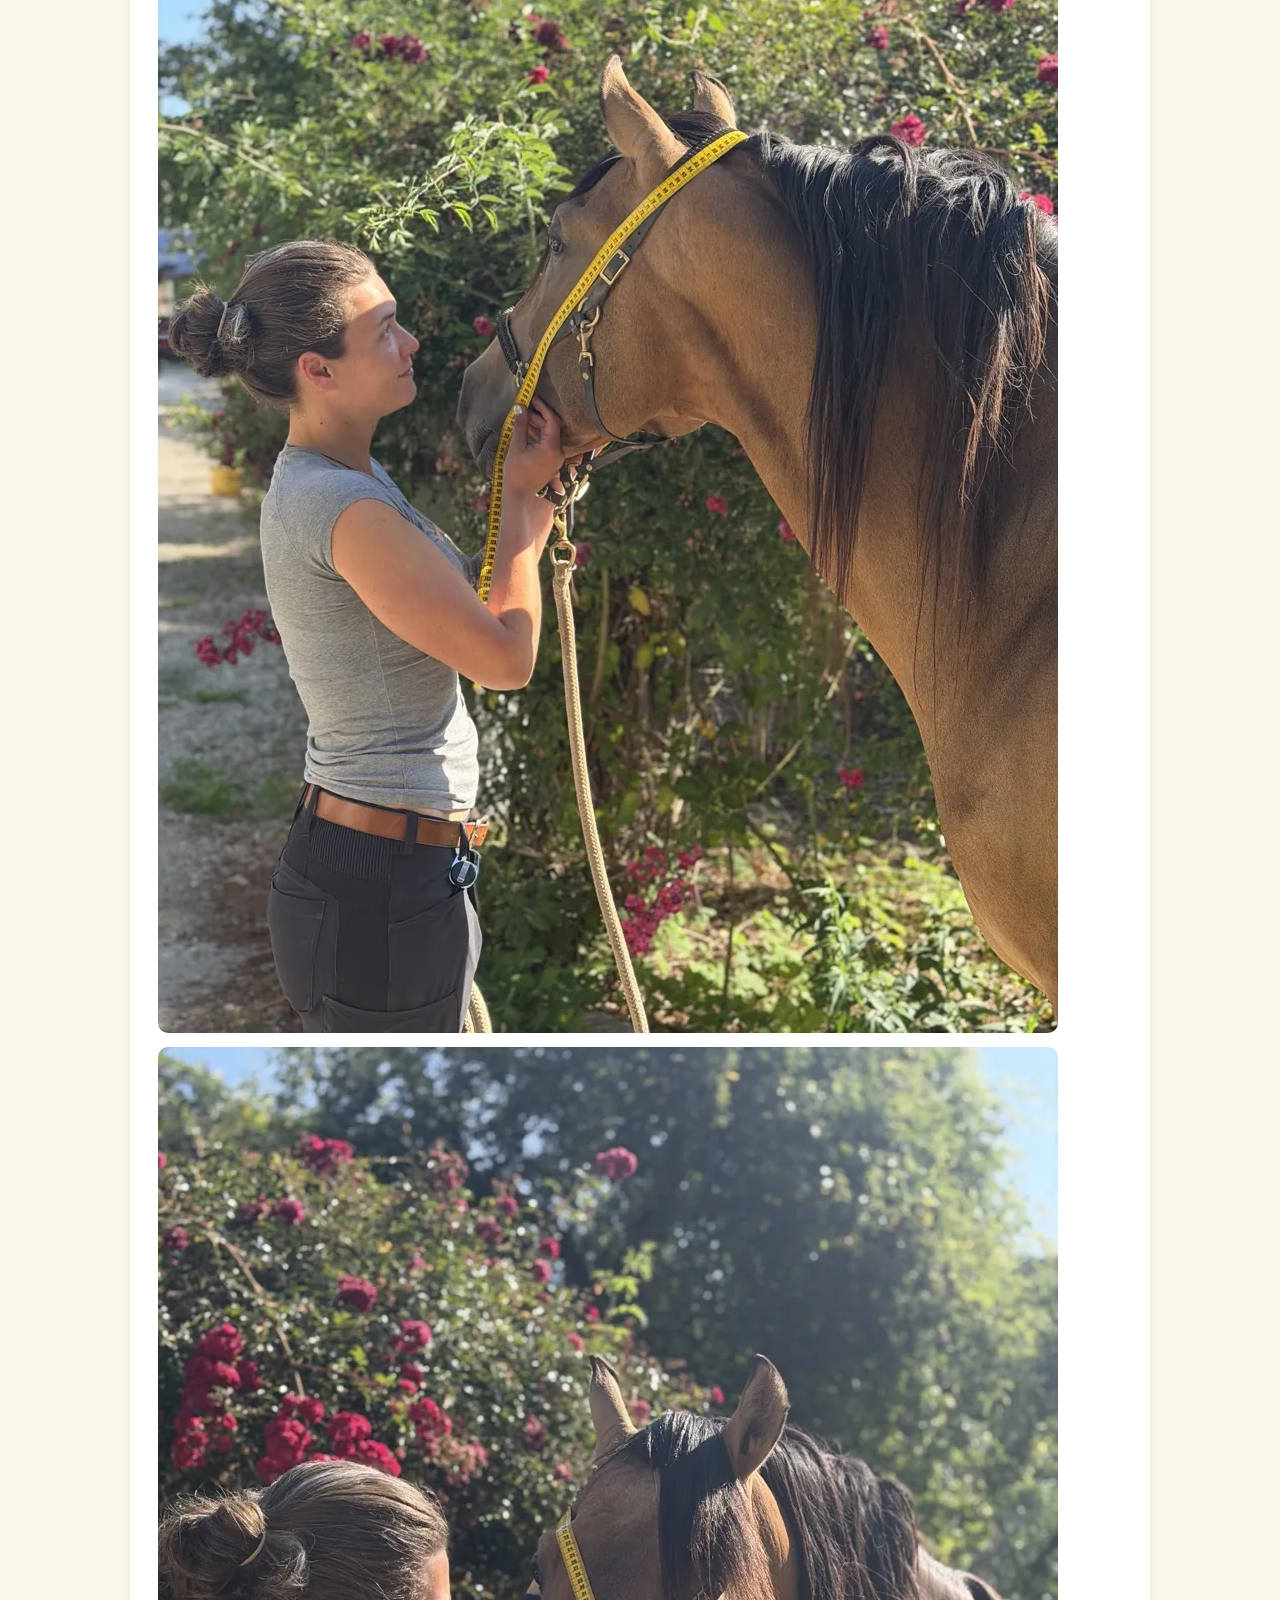
<file: tagebuch.html>
<!DOCTYPE html>
<html lang="de">
<head>
<meta charset="utf-8">
<meta name="viewport" content="width=device-width, initial-scale=1">
<title>Tagebuch - vom MöningerBerg GmbH</title>
<meta name="description" content="Das Tagebuch der vom MöningerBerg GmbH: was diese Woche neu ist und was wir gerade machen.">
<link rel="stylesheet" href="style.css?v=28">
<script defer src="assets/search.js?v=8"></script>
<link rel="canonical" href="https://www.vommoeningerberg.de/tagebuch.html">
<link rel="icon" href="assets/favicon.ico" sizes="any">
<link rel="icon" type="image/png" href="assets/favicon.png">
<link rel="apple-touch-icon" href="assets/favicon.png">
<meta property="og:type" content="website">
<meta property="og:site_name" content="vom MöningerBerg GmbH">
<meta property="og:locale" content="de_DE">
<meta property="og:title" content="Tagebuch - vom MöningerBerg GmbH">
<meta property="og:description" content="Das Tagebuch der vom MöningerBerg GmbH: was diese Woche neu ist und was wir gerade machen.">
<meta property="og:url" content="https://www.vommoeningerberg.de/tagebuch.html">
<meta property="og:image" content="https://www.vommoeningerberg.de/assets/og-vorschau.jpg">
<meta property="og:image:width" content="1200">
<meta property="og:image:height" content="630">
<meta name="twitter:card" content="summary_large_image">
<meta name="twitter:title" content="Tagebuch - vom MöningerBerg GmbH">
<meta name="twitter:description" content="Das Tagebuch der vom MöningerBerg GmbH: was diese Woche neu ist und was wir gerade machen.">
<meta name="twitter:image" content="https://www.vommoeningerberg.de/assets/og-vorschau.jpg">

</head>
<body>

<div id="aktion-banner" class="aktion-banner">
  <a class="aktion-banner-link" href="weihnachtsgeschenk-aktion.html">Weihnachtsgeschenk-Aktion: 10% Rabatt auf alles – mehr erfahren</a>
  <button type="button" class="aktion-banner-close" aria-label="Aktion schließen" onclick="document.getElementById('aktion-banner').style.display='none';try{localStorage.setItem('weihnachtsAktionClosed','1')}catch(e){}">&times;</button>
</div>
<script>try{if(localStorage.getItem('weihnachtsAktionClosed')){document.getElementById('aktion-banner').style.display='none';}}catch(e){}</script>

<header class="site">
  <div class="wrap headbar">
    <div class="logo-badge" aria-hidden="true"></div>
    <a class="wordmark" href="index.html">vom MöningerBerg GmbH
      <small>Eure Ideen. Unsere Lösungen.</small>
    </a>
    <button type="button" class="menu-knopf" aria-label="Menü öffnen" aria-expanded="false"><span></span><span></span><span></span></button>
    <nav class="main">
      <a href="index.html">Start</a>
      <a href="produkte.html">Produkte &amp; Leistungen</a>
      <a class="aktiv" href="tagebuch.html">Tagebuch</a>
      <a href="kontakt.html">Kontakt</a>
    </nav>
    <div class="suche">
      <button type="button" class="suche-knopf" aria-label="Suche öffnen" aria-expanded="false">&#128269;</button>
      <div class="suche-panel" hidden>
        <input type="search" class="suche-eingabe" placeholder="Suchen…" aria-label="Suchbegriff">
        <p class="suche-hinweis" hidden>Häufig gesucht</p>
        <ul class="suche-ergebnisse"></ul>
      </div>
    </div>
  </div>
</header>

<section class="block">
  <div class="wrap">
    <div class="zentriert">
      <h1>Tagebuch</h1>
      <div class="goldlinie"></div>
      <p class="sub" style="max-width:620px;margin:0 auto 36px">Hier zeigen wir jede Woche, was bei uns neu ist und was wir gerade machen.</p>
    </div>

    <!-- Neuer Eintrag: dieses <article>-Muster kopieren und oben (direkt nach diesem Kommentar) einfügen -->
    <article class="eintrag">
      <p class="eintrag-datum">9. November 2026</p>
      <h2>Unsere Lederhalsbänder: ein kleiner Rückblick auf das, was wir bisher gefertigt haben</h2>
      <p>Jedes unserer Halsbänder ist ein Unikat und entsteht von Hand in unserer Ledermanufaktur – aus echtem Leder, in eurer Wunschfarbe und mit dem Namen oder Spruch eures Vierbeiners. Hier ein kleiner Rückblick auf ein paar Lieblingsstücke, die bei uns entstanden sind: das grüne „BEST“ und „FRIEND“ mit passender Ziernaht, das elegante bronzefarbene „Charly“, das kräftige „Übelst gefährlich“ in Braun und ein rotes Halsband, das wir euch hier direkt am Hund getragen zeigen. Und weil jedes Stück von Hand entsteht, gibt es auch einen Blick auf die Fertigung. Mehr dazu auf unserer Seite zu den <a href="lederhalsbaender.html">Lederhalsbändern nach Maß</a>. Ihr habt auch einen Wunsch für euren Hund? Meldet euch gerne bei uns. <a href="kontakt.html">Kontakt aufnehmen</a>.</p>
      <div class="fotoreihe">
        <picture><source srcset="assets/tagebuch-halsbaender-best.webp" type="image/webp"><img src="assets/tagebuch-halsbaender-best.jpg" width="1200" height="800" loading="lazy" alt="Grünes Lederhalsband mit erhabenem Schriftzug BEST und grüner Ziernaht, im Garten fotografiert"></picture>
        <picture><source srcset="assets/tagebuch-halsbaender-friend.webp" type="image/webp"><img src="assets/tagebuch-halsbaender-friend.jpg" width="1200" height="800" loading="lazy" alt="Dunkelbraunes Lederhalsband mit grünem Schriftzug FRIEND und grüner Ziernaht, im Garten fotografiert"></picture>
        <picture><source srcset="assets/tagebuch-halsbaender-charly.webp" type="image/webp"><img src="assets/tagebuch-halsbaender-charly.jpg" width="1200" height="901" loading="lazy" alt="Bronzefarbenes Lederhalsband mit grünem Schriftzug Charly, gepolstert und mit Messingring"></picture>
        <picture><source srcset="assets/tagebuch-halsbaender-gefaehrlich.webp" type="image/webp"><img src="assets/tagebuch-halsbaender-gefaehrlich.jpg" width="1200" height="901" loading="lazy" alt="Braunes Lederhalsband mit eingeprägtem Schriftzug Übelst gefährlich und Edelstahlringen"></picture>
        <picture><source srcset="assets/tagebuch-halsbaender-getragen.webp" type="image/webp"><img src="assets/tagebuch-halsbaender-getragen.jpg" width="900" height="1200" loading="lazy" alt="Hund sitzt im Garten und trägt ein rotes Lederhalsband nach Maß"></picture>
        <picture><source srcset="assets/tagebuch-halsbaender-charly-entstehung.webp" type="image/webp"><img src="assets/tagebuch-halsbaender-charly-entstehung.jpg" width="1200" height="1599" loading="lazy" alt="Lederstreifen mit von Hand eingeritztem Schriftzug Charly auf der Schneidematte während der Fertigung"></picture>
      </div>
    </article>

    <article class="eintrag">
      <p class="eintrag-datum">12. Oktober 2026</p>
      <h2>Unsere neueste Idee: Schlüsselanhänger mit integrierter Handyhalterung</h2>
      <p>Das ist unsere neueste Idee: ein Schlüsselanhänger mit integrierter Handyhalterung. Praktisch zwei in einem: die Schlüssel sicher am Mann und das Handy mit einem Handgriff aufgestellt, egal ob fürs Video, das Rezept beim Kochen oder die Freisprech-Navigation. Gefertigt aus echtem Leder in unserer Ledermanufaktur. Auf Wunsch erstellen wir ihn mit eurer Farbwahl und individueller Lasergravur. Schaut gerne bei uns vorbei oder meldet euch. <a href="kontakt.html">Kontakt aufnehmen</a>.</p>
      <div class="fotoreihe">
        <picture><source srcset="assets/tagebuch-handyhalter-1.webp" type="image/webp"><img src="assets/tagebuch-handyhalter-1.jpg" width="1200" height="900" loading="lazy" alt="Schlüsselanhänger aus Leder mit integrierter Handyhalterung, hält ein Handy aufrecht mit geöffneter Webseite vom MöningerBerg"></picture>
        <picture><source srcset="assets/tagebuch-handyhalter-2.webp" type="image/webp"><img src="assets/tagebuch-handyhalter-2.jpg" width="1200" height="900" loading="lazy" alt="Rückseite der Handyhalterung mit Lederschlaufe und Karabinerhaken zum Anhängen an den Schlüsselbund"></picture>
        <picture><source srcset="assets/tagebuch-handyhalter-3.webp" type="image/webp"><img src="assets/tagebuch-handyhalter-3.jpg" width="900" height="1200" loading="lazy" alt="Seitenansicht: der Leder-Schlüsselanhänger stellt das Handy stabil im Betrachtungswinkel auf"></picture>
      </div>
    </article>

    <article class="eintrag">
      <p class="eintrag-datum">14. September 2026</p>
      <h2>Kundenauftrag: Lederhalsband nach Maß für Eyva</h2>
      <p>Ein schöner Kundenauftrag ist bei uns fertig geworden: ein Lederhalsband ganz nach Maß, mit dem Namen EYVA in einer Sonderschrift eingraviert – das Geschenk zum ersten Geburtstag. So bekommt jeder Hund sein ganz persönliches Halsband – und die Besitzer sind glücklich damit. Ihr habt auch einen Wunsch für euren Vierbeiner? Meldet euch gerne bei uns. <a href="kontakt.html">Kontakt aufnehmen</a>.</p>
      <div class="fotoreihe">
        <picture><source srcset="assets/tagebuch-halsband-eyva-1.webp" type="image/webp"><img src="assets/tagebuch-halsband-eyva-1.jpg" width="900" height="1200" loading="lazy" alt="Hund mit rotem Lederhalsband nach Maß, Name EYVA eingraviert, Frontalansicht im Garten"></picture>
        <picture><source srcset="assets/tagebuch-halsband-eyva-2.webp" type="image/webp"><img src="assets/tagebuch-halsband-eyva-2.jpg" width="900" height="1200" loading="lazy" alt="Hund mit rotem Lederhalsband nach Maß, Name EYVA eingraviert, Seitenansicht im Garten"></picture>
      </div>
    </article>

    <article class="eintrag">
      <p class="eintrag-datum">18. August 2026</p>
      <h2>Neu: Näharbeiten für Markisen, Zelte, Segel und mehr</h2>
      <p>Wir erweitern unser Angebot! Ab sofort nähen und reparieren wir bei uns auch Markisen – auch für Wohnmobile und Wohnwägen –, Windschutzfänger für große Hallen, Segel sowie bewegliche Stoffe aller Art. Egal ob ein Riss genäht, ein Saum erneuert oder ein komplett neues Stück angefertigt werden soll – sprecht uns einfach an, wir schauen uns das gerne an. <a href="kontakt.html">Kontakt aufnehmen</a>.</p>
      <div class="fotoreihe">
        <picture><source srcset="assets/tagebuch-naehen-1.webp" type="image/webp"><img src="assets/tagebuch-naehen-1.jpg" width="1200" height="800" loading="lazy" alt="Nahaufnahme einer Nähmaschinennadel mit eingefädeltem Garn beim Nähen von Stoff"></picture>
        <picture><source srcset="assets/tagebuch-naehen-2.webp" type="image/webp"><img src="assets/tagebuch-naehen-2.jpg" width="1200" height="800" loading="lazy" alt="Industrielle Nähmaschine näht roten Stoff, Schere liegt bereit auf dem Arbeitstisch"></picture>
      </div>
    </article>

    <article class="eintrag">
      <p class="eintrag-datum">13. August 2026</p>
      <h2>Neu im Sortiment: Meta Gloss</h2>
      <p>Ab sofort führen wir Meta Gloss bei uns: eine Anti-Filz-, Volumen- und Glanzpflege für Mähne und Schweif, die schon nach 1–2 Minuten Einwirkzeit sofort durchkämmbar macht und dabei Urin, Kot und Schmutz abhält. Die Wirkung hält mehrere Tage an, sodass ihr nicht nach jedem Waschen neu behandeln müsst. Erhältlich als Spray, Gel und im praktischen Kanister zum Nachfüllen für den Stall. Alle Infos und Preise gibt's auf der <a href="produkte.html#metagloss">Produktseite</a>.</p>
      <picture><source srcset="assets/produkt-metagloss.webp" type="image/webp"><img src="assets/produkt-metagloss.jpg" width="1200" height="800" loading="lazy" alt="Meta Gloss Anti-Filz-, Volumen- und Glanzpflege: Gel 250 ml, Kanister 2.500 ml und Spray 500 ml im Garten auf einem Holztisch"></picture>
    </article>

    <article class="eintrag">
      <p class="eintrag-datum">28. Juli 2026</p>
      <h2>Vermessung unseres Tamino-Zaumes</h2>
      <p>Cheyenne hat heute unseren Tamino ausführlich vermessen, damit unser Tamino-Zaum am Ende perfekt sitzt.</p>
      <video controls playsinline preload="metadata" width="1920" height="1080" style="width:100%;height:auto;max-width:500px;border-radius:10px;margin-top:14px;display:block">
        <source src="assets/tagebuch-tamino-video.mov" type="video/quicktime">
      </video>
      <div class="fotoreihe">
        <picture><source srcset="assets/tagebuch-tamino-2.webp" type="image/webp"><img src="assets/tagebuch-tamino-2.jpg" width="900" height="1200" loading="lazy" alt="Cheyenne misst mit gelbem Maßband den Kopf von Tamino zwischen Rosenbüschen"></picture>
        <picture><source srcset="assets/tagebuch-tamino-3.webp" type="image/webp"><img src="assets/tagebuch-tamino-3.jpg" width="900" height="1200" loading="lazy" alt="Cheyenne nimmt von hinten Maß an Taminos Kopf, Maßband läuft über den Nasenrücken"></picture>
        <picture><source srcset="assets/tagebuch-tamino-4.webp" type="image/webp"><img src="assets/tagebuch-tamino-4.jpg" width="900" height="1200" loading="lazy" alt="Nahaufnahme: Tamino mit geschlossenen Augen, während Cheyenne das Maßband am Nasenriemen anlegt"></picture>
        <picture><source srcset="assets/tagebuch-tamino-1.webp" type="image/webp"><img src="assets/tagebuch-tamino-1.jpg" width="900" height="1200" loading="lazy" alt="Tamino gibt Cheyenne beim Vermessen einen verschmusten Nasenstupser, beide lachen"></picture>
      </div>
    </article>

    <article class="eintrag">
      <p class="eintrag-datum">22. Juli 2026</p>
      <h2>Heute ist Waschtag!</h2>
      <p>Wir waschen und pflegen unsere Pferde nur mit natürlichen Produkten und ohne Chemie, denn nur das ist hautschonend und super verträglich. Mein kleiner Cyrill (3,5 Jahre) ist sehr empfindlich, und nur RESACA hat alles beruhigt und gepflegt.</p>
      <div class="fotoreihe">
        <picture><source srcset="assets/tagebuch-waschtag-1.webp" type="image/webp"><img src="assets/tagebuch-waschtag-1.jpg" width="1000" height="750" loading="lazy" alt="RESACA Pflegeprodukte für Pferde beim Waschtag, auf dem Stallboden"></picture>
        <picture><source srcset="assets/tagebuch-waschtag-2.webp" type="image/webp"><img src="assets/tagebuch-waschtag-2.jpg" width="1000" height="750" loading="lazy" alt="RESACA Pflegeprodukte für Pferde beim Waschtag, eine Flasche liegend im Vordergrund"></picture>
      </div>
    </article>

    <article class="eintrag">
      <p class="eintrag-datum">22. Juli 2026</p>
      <h2>Neue Pflegeprodukte im Sortiment</h2>
      <p>Diese Woche haben wir unsere Auswahl an Pflegeprodukten für Fell, Mähne und Schweif aufgefrischt. Schaut auf der <a href="produkte.html#pflege">Produktseite</a> vorbei, dort seht ihr die aktuellen Produkte im Bild.</p>
    </article>
  </div>
</section>

<footer class="site">
  <div class="wrap">
    <div class="fusszeilen">
      <div class="spalte">
        <h4>vom MöningerBerg GmbH</h4>
        <p>Möninger Berg 1A<br>92342 Freystadt - Möningerberg</p>
      </div>
      <div class="spalte">
        <h4>Kontakt</h4>
        <p><a href="tel:+4915209900745">+49 1520 9900745</a><br>
           <a href="tel:+4915123532013">+49 1512 3532013</a><br>
           <a href="mailto:info@vommoeningerberg.de">info@vommoeningerberg.de</a></p>
      </div>
      <div class="spalte">
        <h4>Seiten</h4>
        <p><a href="produkte.html">Produkte &amp; Leistungen</a><br>
           <a href="tagebuch.html">Tagebuch</a><br>
           <a href="kontakt.html">Kontakt</a><br>
           <a href="impressum.html">Impressum</a><br>
           <a href="datenschutz.html">Datenschutz</a></p>
      </div>
    </div>
    <p class="kleindruck">© 2026 vom MöningerBerg GmbH · Eure Ideen - unsere Lösungen</p>
  </div>
</footer>

</body>
</html>
</file>
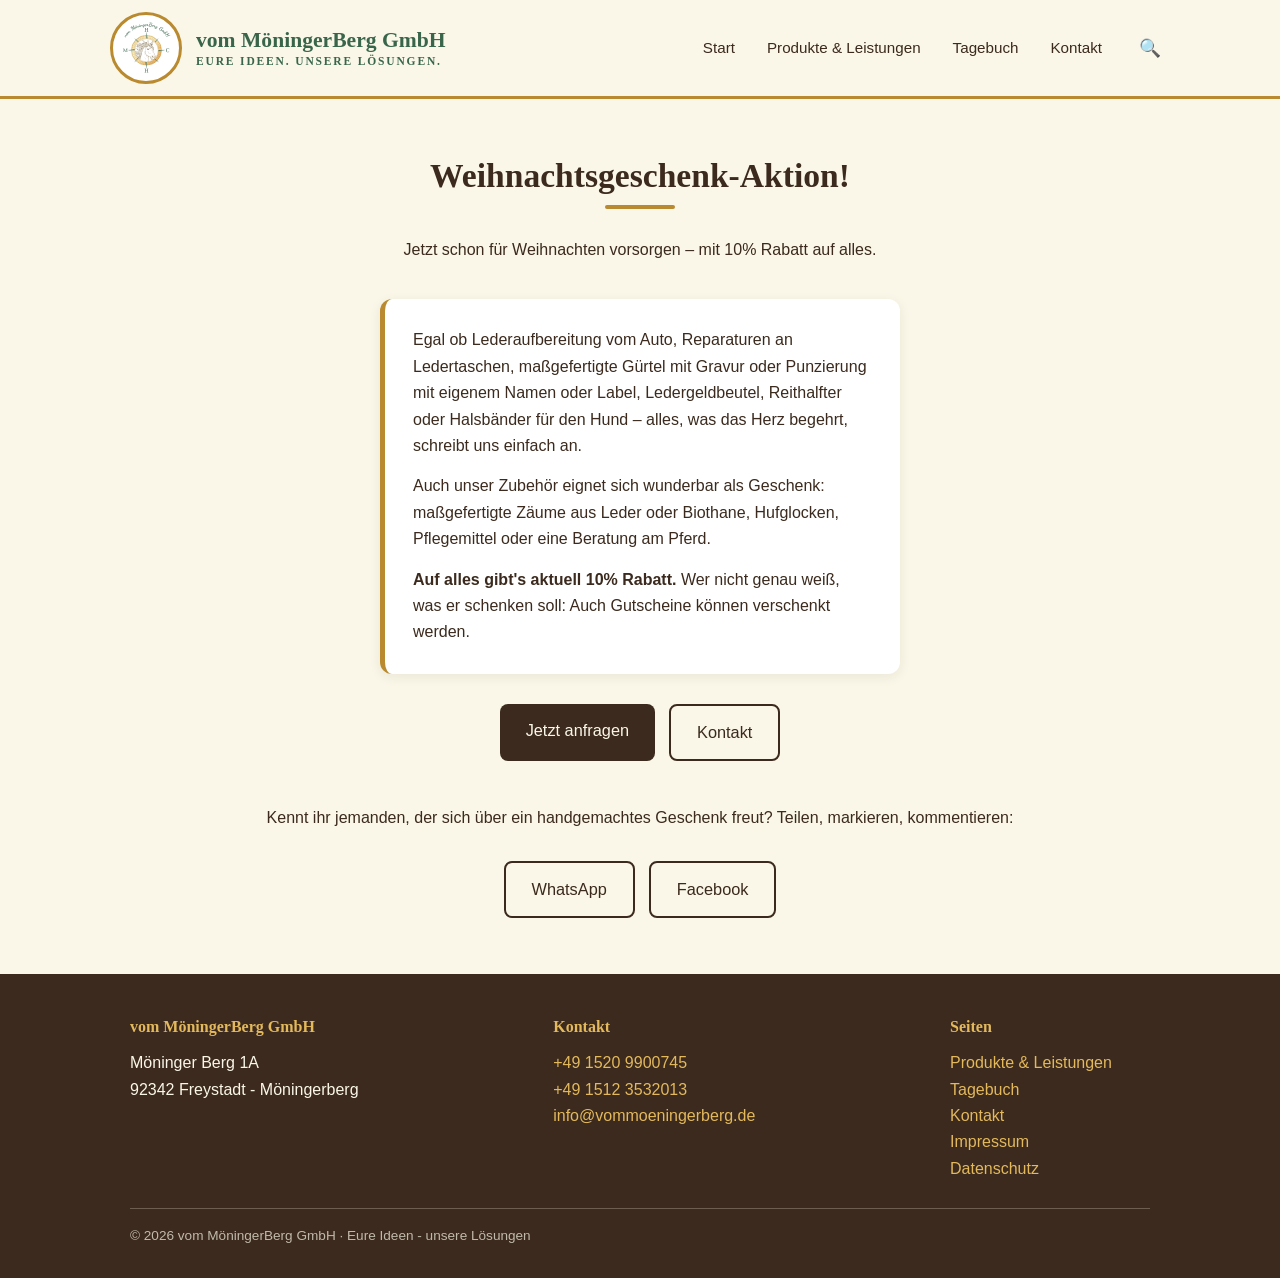
<file: weihnachtsgeschenk-aktion.html>
<!DOCTYPE html>
<html lang="de">
<head>
<meta charset="utf-8">
<meta name="viewport" content="width=device-width, initial-scale=1">
<title>Weihnachtsgeschenk-Aktion: 10% Rabatt - vom MöningerBerg GmbH</title>
<meta name="description" content="Weihnachtsgeschenk-Aktion bei vom MöningerBerg: 10% Rabatt auf Lederaufbereitung, Reparaturen, maßgefertigte Gürtel mit Punzierung, Zäume, Zubehör und mehr. Auch als Gutschein erhältlich.">
<link rel="stylesheet" href="style.css?v=28">
<script defer src="assets/search.js?v=8"></script>
<link rel="canonical" href="https://www.vommoeningerberg.de/weihnachtsgeschenk-aktion.html">
<link rel="icon" href="assets/favicon.ico" sizes="any">
<link rel="icon" type="image/png" href="assets/favicon.png">
<link rel="apple-touch-icon" href="assets/favicon.png">
<meta property="og:type" content="website">
<meta property="og:site_name" content="vom MöningerBerg GmbH">
<meta property="og:locale" content="de_DE">
<meta property="og:title" content="Weihnachtsgeschenk-Aktion: 10% Rabatt - vom MöningerBerg GmbH">
<meta property="og:description" content="10% Rabatt auf Lederaufbereitung, Reparaturen, maßgefertigte Gürtel mit Punzierung, Zäume, Zubehör und mehr. Auch als Gutschein erhältlich.">
<meta property="og:url" content="https://www.vommoeningerberg.de/weihnachtsgeschenk-aktion.html">
<meta property="og:image" content="https://www.vommoeningerberg.de/assets/og-vorschau.jpg">
<meta property="og:image:width" content="1200">
<meta property="og:image:height" content="630">
<meta name="twitter:card" content="summary_large_image">
<meta name="twitter:title" content="Weihnachtsgeschenk-Aktion: 10% Rabatt - vom MöningerBerg GmbH">
<meta name="twitter:description" content="10% Rabatt auf Lederaufbereitung, Reparaturen, maßgefertigte Gürtel mit Punzierung, Zäume, Zubehör und mehr. Auch als Gutschein erhältlich.">
<meta name="twitter:image" content="https://www.vommoeningerberg.de/assets/og-vorschau.jpg">
</head>
<body>

<header class="site">
  <div class="wrap headbar">
    <div class="logo-badge" aria-hidden="true"></div>
    <a class="wordmark" href="index.html">vom MöningerBerg GmbH
      <small>Eure Ideen. Unsere Lösungen.</small>
    </a>
    <button type="button" class="menu-knopf" aria-label="Menü öffnen" aria-expanded="false"><span></span><span></span><span></span></button>
    <nav class="main">
      <a href="index.html">Start</a>
      <a href="produkte.html">Produkte &amp; Leistungen</a>
      <a href="tagebuch.html">Tagebuch</a>
      <a href="kontakt.html">Kontakt</a>
    </nav>
    <div class="suche">
      <button type="button" class="suche-knopf" aria-label="Suche öffnen" aria-expanded="false">&#128269;</button>
      <div class="suche-panel" hidden>
        <input type="search" class="suche-eingabe" placeholder="Suchen…" aria-label="Suchbegriff">
        <p class="suche-hinweis" hidden>Häufig gesucht</p>
        <ul class="suche-ergebnisse"></ul>
      </div>
    </div>
  </div>
</header>

<section class="block">
  <div class="wrap zentriert">
    <h1>Weihnachtsgeschenk-Aktion!</h1>
    <div class="goldlinie"></div>
    <p class="sub" style="max-width:620px;margin:0 auto 36px">Jetzt schon für Weihnachten vorsorgen – mit 10% Rabatt auf alles.</p>

    <div class="infokarte" style="max-width:520px;margin:0 auto;text-align:left">
      <p>Egal ob Lederaufbereitung vom Auto, Reparaturen an Ledertaschen, maßgefertigte Gürtel mit Gravur oder Punzierung mit eigenem Namen oder Label, Ledergeldbeutel, Reithalfter oder Halsbänder für den Hund – alles, was das Herz begehrt, schreibt uns einfach an.</p>
      <p style="margin-top:14px">Auch unser Zubehör eignet sich wunderbar als Geschenk: maßgefertigte Zäume aus Leder oder Biothane, Hufglocken, Pflegemittel oder eine Beratung am Pferd.</p>
      <p style="margin-top:14px"><strong>Auf alles gibt's aktuell 10% Rabatt.</strong> Wer nicht genau weiß, was er schenken soll: Auch Gutscheine können verschenkt werden.</p>
    </div>

    <div class="knopfzeile" style="margin-top:30px">
      <a class="knopf voll" href="mailto:info@vommoeningerberg.de?subject=Weihnachtsgeschenk-Aktion%20-%20Anfrage">Jetzt anfragen</a>
      <a class="knopf rand" href="kontakt.html">Kontakt</a>
    </div>

    <div style="margin-top:44px">
      <p class="sub" style="margin-bottom:14px">Kennt ihr jemanden, der sich über ein handgemachtes Geschenk freut? Teilen, markieren, kommentieren:</p>
      <div class="knopfzeile">
        <a class="knopf rand" target="_blank" rel="noopener" href="https://wa.me/?text=Weihnachtsgeschenk-Aktion%20bei%20vom%20M%C3%B6ningerBerg%3A%2010%25%20Rabatt%20auf%20alles%20%E2%80%93%20https%3A%2F%2Fwww.vommoeningerberg.de%2Fweihnachtsgeschenk-aktion.html">WhatsApp</a>
        <a class="knopf rand" target="_blank" rel="noopener" href="https://www.facebook.com/sharer/sharer.php?u=https%3A%2F%2Fwww.vommoeningerberg.de%2Fweihnachtsgeschenk-aktion.html">Facebook</a>
      </div>
    </div>
  </div>
</section>

<footer class="site">
  <div class="wrap">
    <div class="fusszeilen">
      <div class="spalte">
        <h4>vom MöningerBerg GmbH</h4>
        <p>Möninger Berg 1A<br>92342 Freystadt - Möningerberg</p>
      </div>
      <div class="spalte">
        <h4>Kontakt</h4>
        <p><a href="tel:+4915209900745">+49 1520 9900745</a><br>
           <a href="tel:+4915123532013">+49 1512 3532013</a><br>
           <a href="mailto:info@vommoeningerberg.de">info@vommoeningerberg.de</a></p>
      </div>
      <div class="spalte">
        <h4>Seiten</h4>
        <p><a href="produkte.html">Produkte &amp; Leistungen</a><br>
           <a href="tagebuch.html">Tagebuch</a><br>
           <a href="kontakt.html">Kontakt</a><br>
           <a href="impressum.html">Impressum</a><br>
           <a href="datenschutz.html">Datenschutz</a></p>
      </div>
    </div>
    <p class="kleindruck">© 2026 vom MöningerBerg GmbH · Eure Ideen - unsere Lösungen</p>
  </div>
</footer>

</body>
</html>
</file>
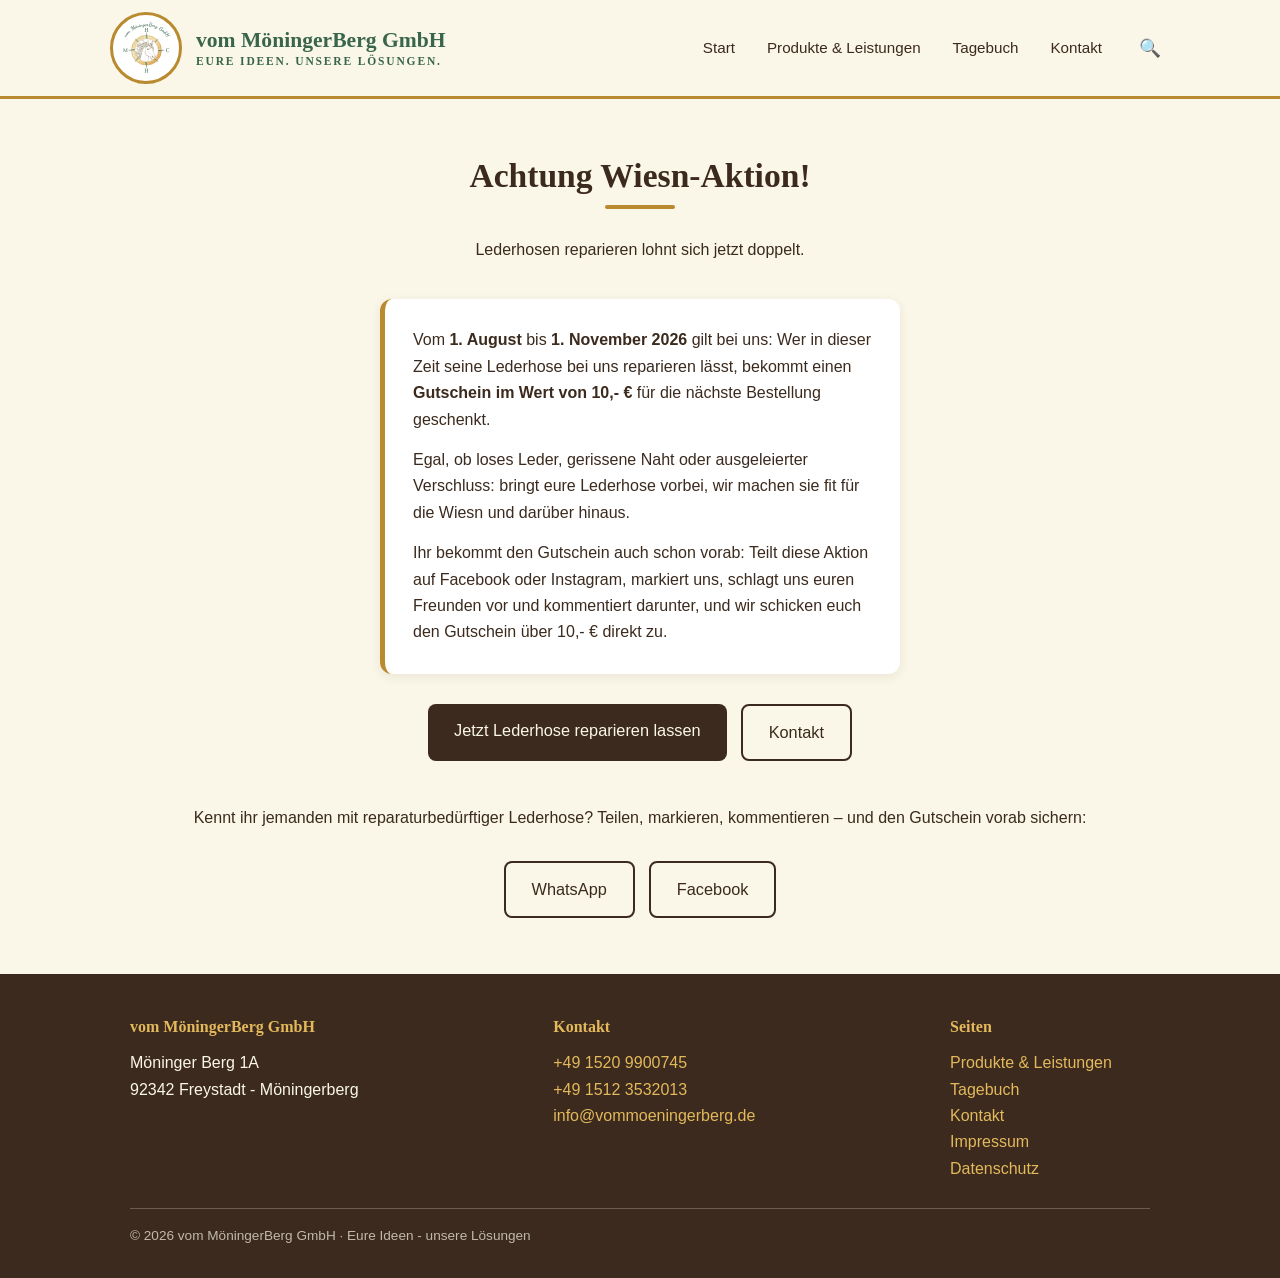
<file: wiesn-aktion.html>
<!DOCTYPE html>
<html lang="de">
<head>
<meta charset="utf-8">
<meta name="viewport" content="width=device-width, initial-scale=1">
<title>Wiesn-Aktion: Lederhosen reparieren - vom MöningerBerg GmbH</title>
<meta name="description" content="Wiesn-Aktion bei vom MöningerBerg: Lederhosen reparieren lassen und einen 10,- € Gutschein sichern. Aktionszeitraum 1.8.2026 bis 1.11.2026.">
<link rel="stylesheet" href="style.css?v=27">
<script defer src="assets/search.js?v=5"></script>
<link rel="canonical" href="https://www.vommoeningerberg.de/wiesn-aktion.html">
<link rel="icon" href="assets/favicon.ico" sizes="any">
<link rel="icon" type="image/png" href="assets/favicon.png">
<link rel="apple-touch-icon" href="assets/favicon.png">
<meta property="og:type" content="website">
<meta property="og:site_name" content="vom MöningerBerg GmbH">
<meta property="og:locale" content="de_DE">
<meta property="og:title" content="Wiesn-Aktion: Lederhosen reparieren - vom MöningerBerg GmbH">
<meta property="og:description" content="Lederhosen reparieren lassen und einen 10,- € Gutschein sichern. Aktionszeitraum 1.8.2026 bis 1.11.2026.">
<meta property="og:url" content="https://www.vommoeningerberg.de/wiesn-aktion.html">
<meta property="og:image" content="https://www.vommoeningerberg.de/assets/og-vorschau.jpg">
<meta property="og:image:width" content="1200">
<meta property="og:image:height" content="630">
<meta name="twitter:card" content="summary_large_image">
<meta name="twitter:title" content="Wiesn-Aktion: Lederhosen reparieren - vom MöningerBerg GmbH">
<meta name="twitter:description" content="Lederhosen reparieren lassen und einen 10,- € Gutschein sichern. Aktionszeitraum 1.8.2026 bis 1.11.2026.">
<meta name="twitter:image" content="https://www.vommoeningerberg.de/assets/og-vorschau.jpg">
</head>
<body>

<header class="site">
  <div class="wrap headbar">
    <div class="logo-badge" aria-hidden="true"></div>
    <a class="wordmark" href="index.html">vom MöningerBerg GmbH
      <small>Eure Ideen. Unsere Lösungen.</small>
    </a>
    <button type="button" class="menu-knopf" aria-label="Menü öffnen" aria-expanded="false"><span></span><span></span><span></span></button>
    <nav class="main">
      <a href="index.html">Start</a>
      <a href="produkte.html">Produkte &amp; Leistungen</a>
      <a href="tagebuch.html">Tagebuch</a>
      <a href="kontakt.html">Kontakt</a>
    </nav>
    <div class="suche">
      <button type="button" class="suche-knopf" aria-label="Suche öffnen" aria-expanded="false">&#128269;</button>
      <div class="suche-panel" hidden>
        <input type="search" class="suche-eingabe" placeholder="Suchen…" aria-label="Suchbegriff">
        <p class="suche-hinweis" hidden>Häufig gesucht</p>
        <ul class="suche-ergebnisse"></ul>
      </div>
    </div>
  </div>
</header>

<section class="block">
  <div class="wrap zentriert">
    <h1>Achtung Wiesn-Aktion!</h1>
    <div class="goldlinie"></div>
    <p class="sub" style="max-width:620px;margin:0 auto 36px">Lederhosen reparieren lohnt sich jetzt doppelt.</p>

    <div class="infokarte" style="max-width:520px;margin:0 auto;text-align:left">
      <p>Vom <strong>1. August</strong> bis <strong>1. November 2026</strong> gilt bei uns: Wer in dieser Zeit seine Lederhose bei uns reparieren lässt, bekommt einen <strong>Gutschein im Wert von 10,- €</strong> für die nächste Bestellung geschenkt.</p>
      <p style="margin-top:14px">Egal, ob loses Leder, gerissene Naht oder ausgeleierter Verschluss: bringt eure Lederhose vorbei, wir machen sie fit für die Wiesn und darüber hinaus.</p>
      <p style="margin-top:14px">Ihr bekommt den Gutschein auch schon vorab: Teilt diese Aktion auf Facebook oder Instagram, markiert uns, schlagt uns euren Freunden vor und kommentiert darunter, und wir schicken euch den Gutschein über 10,- € direkt zu.</p>
    </div>

    <div class="knopfzeile" style="margin-top:30px">
      <a class="knopf voll" href="mailto:info@vommoeningerberg.de?subject=Lederhose%20reparieren%20-%20Wiesn-Aktion">Jetzt Lederhose reparieren lassen</a>
      <a class="knopf rand" href="kontakt.html">Kontakt</a>
    </div>

    <div style="margin-top:44px">
      <p class="sub" style="margin-bottom:14px">Kennt ihr jemanden mit reparaturbedürftiger Lederhose? Teilen, markieren, kommentieren – und den Gutschein vorab sichern:</p>
      <div class="knopfzeile">
        <a class="knopf rand" target="_blank" rel="noopener" href="https://wa.me/?text=Achtung%20Wiesn-Aktion%3A%20Lederhosen%20reparieren%20lassen%20und%20einen%2010%E2%82%AC-Gutschein%20sichern%20%E2%80%93%20https%3A%2F%2Fwww.vommoeningerberg.de%2Fwiesn-aktion.html">WhatsApp</a>
        <a class="knopf rand" target="_blank" rel="noopener" href="https://www.facebook.com/sharer/sharer.php?u=https%3A%2F%2Fwww.vommoeningerberg.de%2Fwiesn-aktion.html">Facebook</a>
      </div>
    </div>
  </div>
</section>

<footer class="site">
  <div class="wrap">
    <div class="fusszeilen">
      <div class="spalte">
        <h4>vom MöningerBerg GmbH</h4>
        <p>Möninger Berg 1A<br>92342 Freystadt - Möningerberg</p>
      </div>
      <div class="spalte">
        <h4>Kontakt</h4>
        <p><a href="tel:+4915209900745">+49 1520 9900745</a><br>
           <a href="tel:+4915123532013">+49 1512 3532013</a><br>
           <a href="mailto:info@vommoeningerberg.de">info@vommoeningerberg.de</a></p>
      </div>
      <div class="spalte">
        <h4>Seiten</h4>
        <p><a href="produkte.html">Produkte &amp; Leistungen</a><br>
           <a href="tagebuch.html">Tagebuch</a><br>
           <a href="kontakt.html">Kontakt</a><br>
           <a href="impressum.html">Impressum</a><br>
           <a href="datenschutz.html">Datenschutz</a></p>
      </div>
    </div>
    <p class="kleindruck">© 2026 vom MöningerBerg GmbH · Eure Ideen - unsere Lösungen</p>
  </div>
</footer>

</body>
</html>
</file>
<file: style.css>
/* vom MöningerBerg GmbH - Farbwelt nach Flyer: Creme, Dunkelbraun, Gold */
:root {
  --creme: #faf7e8;
  --creme-dunkel: #f1ecd3;
  --braun: #3b2a1d;
  --braun-hell: #6b5138;
  --gold: #b98a2f;
  --gold-hell: #e3b95c;
  --gruen: #39664b;
  --weiss: #ffffff;
}

* { margin: 0; padding: 0; box-sizing: border-box; }

body {
  background: var(--creme);
  color: var(--braun);
  font-family: "Avenir Next", "Segoe UI", Helvetica, Arial, sans-serif;
  line-height: 1.65;
}

h1, h2, h3, .wordmark {
  font-family: Georgia, "Times New Roman", serif;
  font-weight: 600;
  line-height: 1.25;
}

a { color: var(--gold); }

.wrap { max-width: 1060px; margin: 0 auto; padding: 0 20px; }

/* Kopfzeile */
header.site {
  background: var(--creme);
  border-bottom: 3px solid var(--gold);
  position: sticky; top: 0; z-index: 10;
}
.headbar { display: flex; align-items: center; gap: 14px; padding: 12px 0; flex-wrap: wrap; }
.logo-badge {
  width: 72px; height: 72px; border-radius: 50%;
  border: 3px solid var(--gold);
  background: var(--weiss) url("assets/logo-vmb.svg?v=6") center/74% no-repeat;
  flex-shrink: 0;
}
.wordmark { font-size: 1.35rem; color: var(--gruen); text-decoration: none; }
.wordmark small { display: block; font-size: 0.72rem; letter-spacing: 0.16em; text-transform: uppercase; color: var(--gruen); font-family: inherit; }
nav.main { margin-left: auto; display: flex; gap: 4px; flex-wrap: wrap; }
nav.main a {
  color: var(--braun); text-decoration: none; font-size: 0.95rem;
  padding: 8px 14px; border-radius: 6px;
}
nav.main a:hover { background: var(--creme-dunkel); }
nav.main a.aktiv { background: var(--braun); color: var(--creme); }

.menu-knopf {
  display: none; width: 40px; height: 40px; border: none; background: none; cursor: pointer;
  flex-direction: column; justify-content: center; align-items: center; gap: 5px;
}
.menu-knopf span { display: block; width: 22px; height: 2px; background: var(--braun); border-radius: 1px; }
.menu-knopf:hover { background: var(--creme-dunkel); border-radius: 6px; }

.suche { position: relative; }

@media (max-width: 720px) {
  .headbar { position: relative; justify-content: center; padding-bottom: 56px; }
  .logo-badge { margin: 0 5px; }
  .menu-knopf {
    display: flex; position: absolute; bottom: 8px; right: 4px;
  }
  nav.main {
    display: none; position: absolute; top: 100%; left: 0; right: 0; margin-left: 0;
    flex-direction: column; gap: 0;
    background: var(--weiss); border-top: 1px solid var(--creme-dunkel);
    box-shadow: 0 6px 20px rgba(59, 42, 29, 0.18); z-index: 15;
  }
  nav.main.offen { display: flex; }
  nav.main a { padding: 13px 18px; border-radius: 0; }
  .suche { position: absolute; bottom: 8px; right: 48px; margin-left: 0; }
}

.suche-knopf {
  width: 40px; height: 40px; border-radius: 6px; border: none; background: none;
  color: var(--braun); font-size: 1.1rem; cursor: pointer;
}
.suche-knopf:hover { background: var(--creme-dunkel); }
.suche-panel {
  position: absolute; top: calc(100% + 8px); right: 0; width: 280px;
  background: var(--weiss); border-radius: 10px; border-top: 3px solid var(--gold);
  box-shadow: 0 6px 20px rgba(59, 42, 29, 0.18); padding: 12px; z-index: 20;
}
.suche-eingabe {
  width: 100%; box-sizing: border-box; padding: 9px 12px; border-radius: 6px;
  border: 1px solid var(--creme-dunkel); background: var(--creme); color: var(--braun);
  font-size: 0.95rem;
}
.suche-eingabe:focus { outline: 2px solid var(--gold); }
.suche-hinweis { margin: 10px 0 0; font-size: 0.78rem; text-transform: uppercase; letter-spacing: 0.06em; color: var(--gold); }
.suche-ergebnisse { list-style: none; margin: 8px 0 0; padding: 0; max-height: 260px; overflow-y: auto; }
.suche-ergebnisse li { border-top: 1px solid var(--creme-dunkel); }
.suche-ergebnisse li:first-child { border-top: none; }
.suche-ergebnisse a { display: block; padding: 9px 4px; color: var(--braun); text-decoration: none; font-size: 0.92rem; }
.suche-ergebnisse a:hover { background: var(--creme-dunkel); }
.suche-leer { padding: 9px 4px; color: var(--braun-hell); font-size: 0.9rem; }

/* Held-Bereich: Tamino als dezenter Hintergrund hinter Creme-Schleier */
.hero {
  text-align: center;
  padding: 64px 20px 56px;
  background:
    linear-gradient(rgba(250, 247, 232, 0.78), rgba(250, 247, 232, 0.6) 45%, rgba(250, 247, 232, 0.86)),
    url("assets/tamino-hintergrund.jpg?v=3") center 28%/cover no-repeat;
}
@supports (background: image-set(url("x") type("image/webp"))) {
  .hero {
    background:
      linear-gradient(rgba(250, 247, 232, 0.78), rgba(250, 247, 232, 0.6) 45%, rgba(250, 247, 232, 0.86)),
      image-set(url("assets/tamino-hintergrund.webp?v=3") type("image/webp"),
                url("assets/tamino-hintergrund.jpg?v=3") type("image/jpeg")) center 28%/cover no-repeat;
  }
}
.hero .logo-karte {
  display: block;
  width: min(380px, 78vw); height: auto;
  margin: 0 auto 18px;
}
.hero h1 { font-size: clamp(1.9rem, 5vw, 3rem); }
.hero .claim { font-size: clamp(1.05rem, 2.6vw, 1.35rem); color: var(--braun-hell); margin-top: 10px; }
.hero .sub { max-width: 620px; margin: 18px auto 0; }

.knopfzeile { margin-top: 30px; display: flex; gap: 14px; justify-content: center; flex-wrap: wrap; }
.knopf {
  display: inline-block; text-decoration: none; border-radius: 8px;
  padding: 13px 26px; font-size: 1.02rem;
}
.knopf.voll { background: var(--braun); color: var(--creme); }
.knopf.voll:hover { background: var(--braun-hell); }
.knopf.rand { border: 2px solid var(--braun); color: var(--braun); }
.knopf.rand:hover { background: var(--creme-dunkel); }

/* Abschnitte */
section.block { padding: 56px 0; }
section.block.dunkel { background: var(--creme-dunkel); }
.block h1, .block h2 { font-size: clamp(1.5rem, 3.5vw, 2.1rem); margin-bottom: 8px; }
.goldlinie { width: 70px; height: 4px; background: var(--gold); border-radius: 2px; margin: 0 0 28px; }
.miriam-bild {
  display: block; width: min(760px, 100%); height: auto;
  margin: 0 auto 26px; border-radius: 14px;
  box-shadow: 0 8px 26px rgba(59, 42, 29, 0.22);
}
.zentriert { text-align: center; }
.zentriert .goldlinie { margin-left: auto; margin-right: auto; }

/* Produkt-Karten */
.karten { display: grid; grid-template-columns: repeat(auto-fit, minmax(250px, 1fr)); gap: 20px; }
.karte {
  background: var(--weiss); border-radius: 12px; padding: 24px;
  border-top: 4px solid var(--gold);
  box-shadow: 0 3px 12px rgba(59, 42, 29, 0.08);
}
.karte h3 { margin-bottom: 8px; font-size: 1.15rem; }
.karte p { font-size: 0.95rem; color: var(--braun-hell); }
.karte a.mehr { display: inline-block; margin-top: 10px; font-size: 0.92rem; }

/* Produktseite */
.produkt { display: grid; grid-template-columns: 1fr 1fr; gap: 34px; align-items: center; padding: 44px 0; border-bottom: 1px solid var(--creme-dunkel); }
.produkt:last-child { border-bottom: none; }
.produkt img { width: 100%; height: auto; border-radius: 12px; box-shadow: 0 6px 20px rgba(59, 42, 29, 0.18); }
.produkt .bild-figur { margin: 0; }
.bild-hinweis { margin-top: 6px; font-size: 0.78rem; font-style: italic; color: var(--braun-hell); text-align: right; }
.produkt .foto-fehlt {
  border-radius: 12px; border: 2px dashed var(--gold);
  min-height: 220px; display: flex; align-items: center; justify-content: center;
  color: var(--braun-hell); font-size: 0.95rem; text-align: center; padding: 20px;
  background: var(--weiss);
}
.produkt h2, .produkt h3 { font-size: 1.5rem; margin-bottom: 10px; }
#handling { align-items: start; }
@media (max-width: 720px) { .produkt { grid-template-columns: 1fr; } }

/* Aktions-Banner */
.aktion-banner {
  background: var(--gold); color: var(--braun);
  display: flex; align-items: center; justify-content: center;
  position: relative; padding: 12px 46px; text-align: center;
  font-size: 0.95rem;
}
.aktion-banner-link { color: var(--braun); text-decoration: underline; font-weight: 600; }
.aktion-banner-link:hover { color: var(--weiss); }
.aktion-banner-close {
  position: absolute; right: 10px; top: 50%; transform: translateY(-50%);
  background: none; border: none; font-size: 1.4rem; line-height: 1; cursor: pointer;
  color: var(--braun); padding: 4px 10px;
}
.aktion-banner-close:hover { color: var(--weiss); }
@media (max-width: 720px) { .aktion-banner { font-size: 0.82rem; padding: 10px 40px; } }

/* Tagebuch */
.eintrag {
  background: var(--weiss); border-radius: 12px; padding: 26px 28px;
  border-top: 4px solid var(--gold); margin-bottom: 22px;
  box-shadow: 0 3px 12px rgba(59, 42, 29, 0.08);
}
.eintrag-datum { font-size: 0.85rem; color: var(--gold); text-transform: uppercase; letter-spacing: 0.06em; margin-bottom: 6px; }
.eintrag h2 { margin-bottom: 8px; }
.eintrag img { display: block; width: 100%; height: auto; max-width: 500px; border-radius: 10px; margin-top: 14px; }
.eintrag .fotoreihe { display: flex; gap: 14px; flex-wrap: wrap; margin-top: 14px; }
.eintrag .fotoreihe img { flex: 1 1 240px; max-width: 100%; height: auto; margin-top: 0; }

/* Preisliste */
.preisliste { list-style: none; margin-top: 14px; max-width: 380px; }
.preisliste li {
  display: flex; justify-content: space-between; gap: 10px;
  padding: 6px 0; border-bottom: 1px dashed var(--creme-dunkel);
  font-size: 0.95rem;
}
.preisliste li span:last-child { color: var(--gold); font-weight: 600; white-space: nowrap; }

/* Weiterlesen-Aufklapper */
.weiterlesen { margin-top: 10px; }
.weiterlesen summary {
  color: var(--gold); cursor: pointer; font-weight: 600;
  list-style: none; font-size: 0.95rem;
}
.weiterlesen summary::-webkit-details-marker { display: none; }
.weiterlesen summary:hover { text-decoration: underline; }
.weiterlesen[open] summary { margin-bottom: 10px; }
.weiterlesen p { margin-top: 10px; }

/* Kontakt + Impressum */
.infokarte {
  background: var(--weiss); border-radius: 12px; padding: 28px;
  border-left: 5px solid var(--gold); margin-bottom: 20px;
  box-shadow: 0 3px 12px rgba(59, 42, 29, 0.08);
}
.infokarte h2 { margin-bottom: 10px; }
.infokarte h3 { margin-bottom: 10px; }
.platzhalter { background: #fdf3d1; border-radius: 4px; padding: 1px 6px; }

/* Über uns */
.block h3 { font-size: 1.15rem; margin: 26px 0 10px; }
.textblock { max-width: 720px; margin: 0 auto; }
.textblock p + p { margin-top: 14px; }
.merkmale { max-width: 720px; margin: 14px auto 0; padding-left: 22px; }
.merkmale li { margin-bottom: 8px; color: var(--braun-hell); }
.merkmale li::marker { color: var(--gold); }

/* Fußzeile */
footer.site {
  background: var(--braun); color: var(--creme);
  padding: 40px 0 30px; margin-top: 0;
}
footer.site a { color: var(--gold-hell); text-decoration: none; }
footer.site a:hover { text-decoration: underline; }
.fusszeilen { display: flex; gap: 40px; flex-wrap: wrap; justify-content: space-between; }
.fusszeilen .spalte { min-width: 200px; }
.fusszeilen h4 { font-family: Georgia, serif; margin-bottom: 10px; color: var(--gold-hell); }
.kleindruck { margin-top: 26px; padding-top: 16px; border-top: 1px solid rgba(250, 247, 232, 0.25); font-size: 0.85rem; color: rgba(250, 247, 232, 0.7); }
</file>
